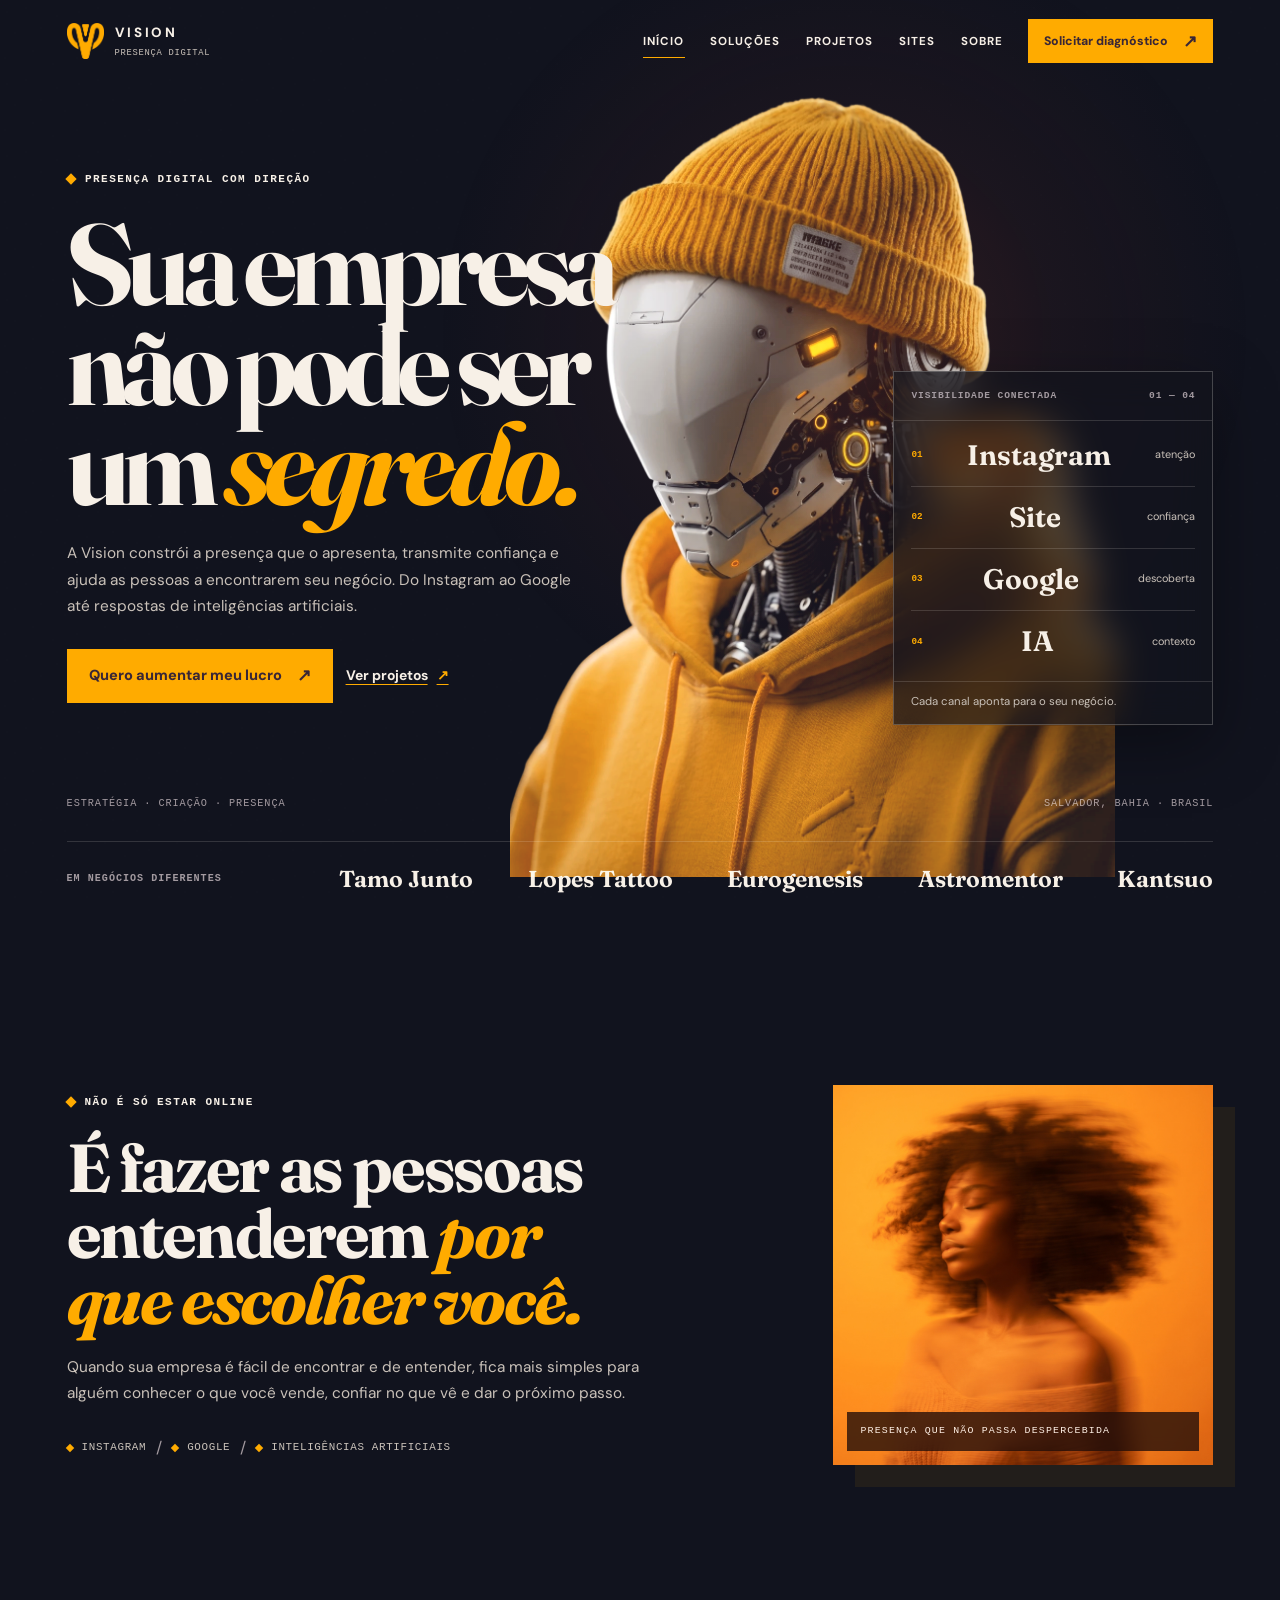
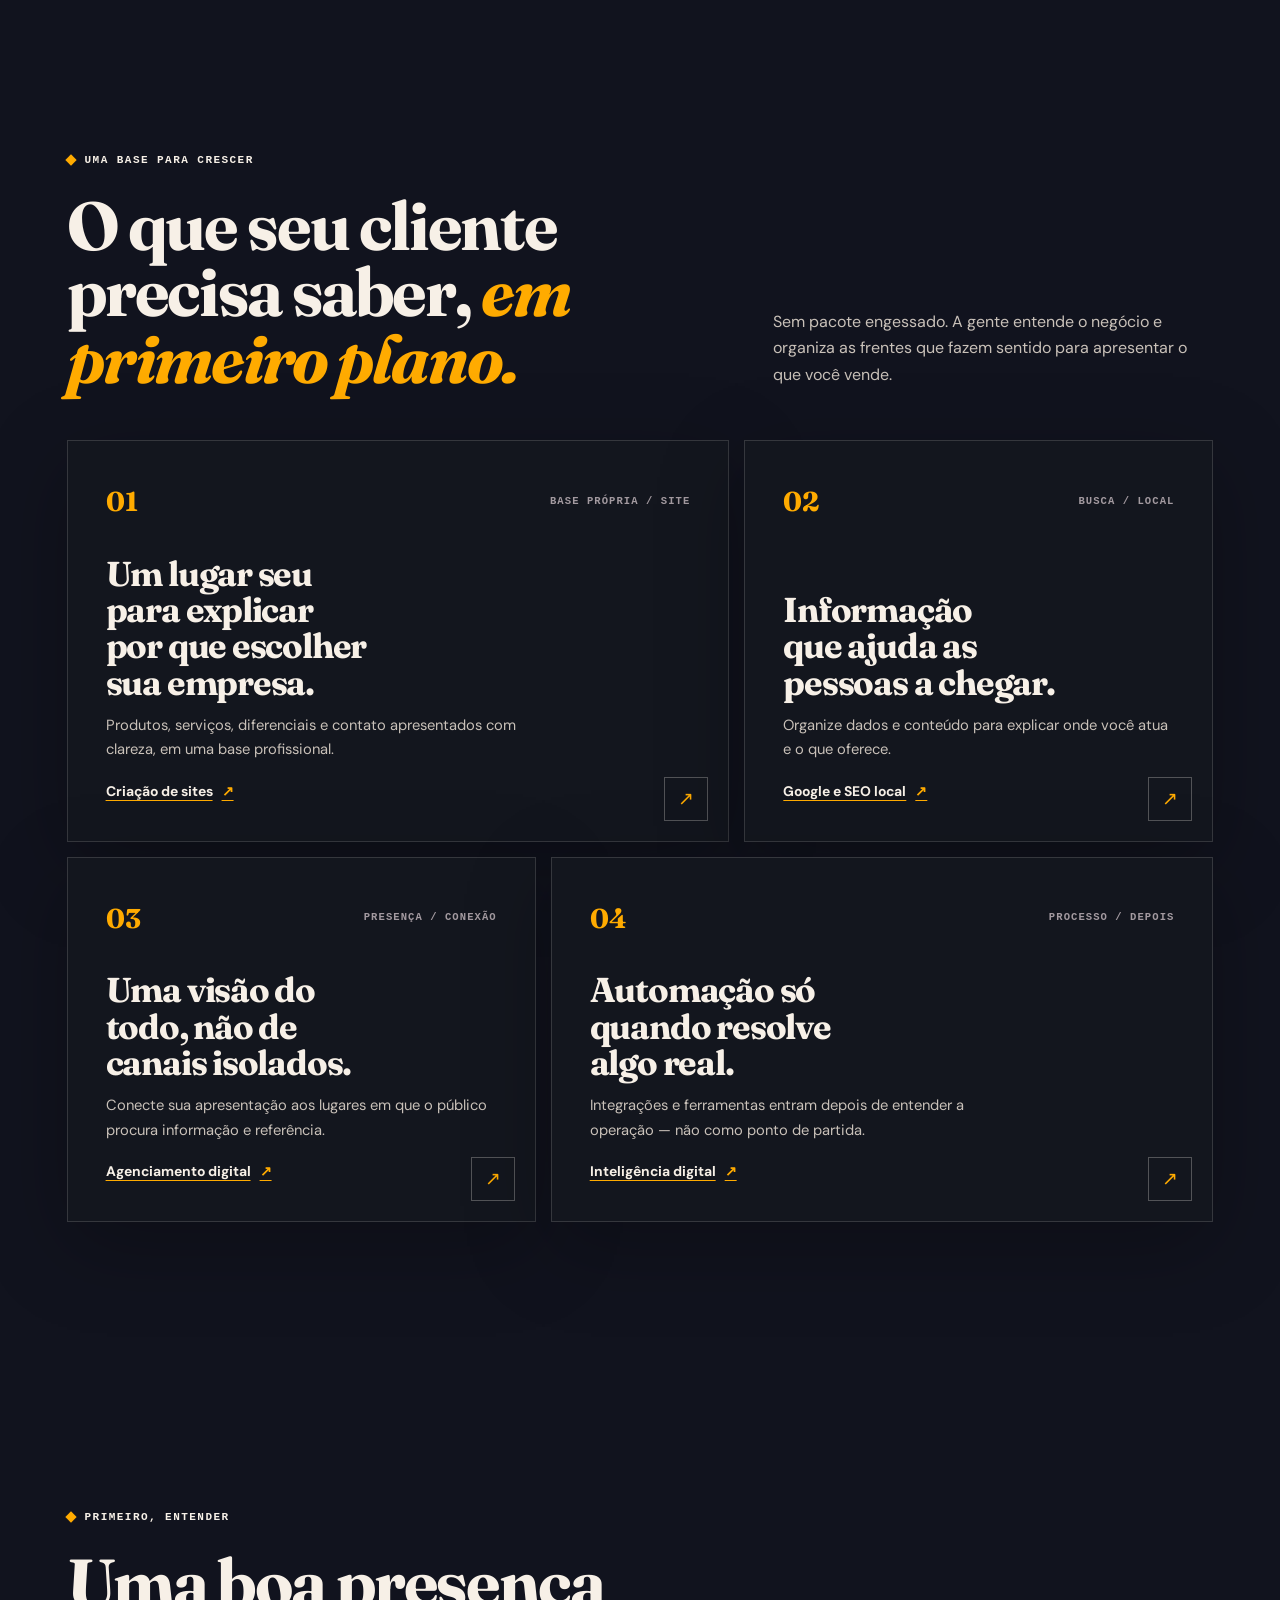
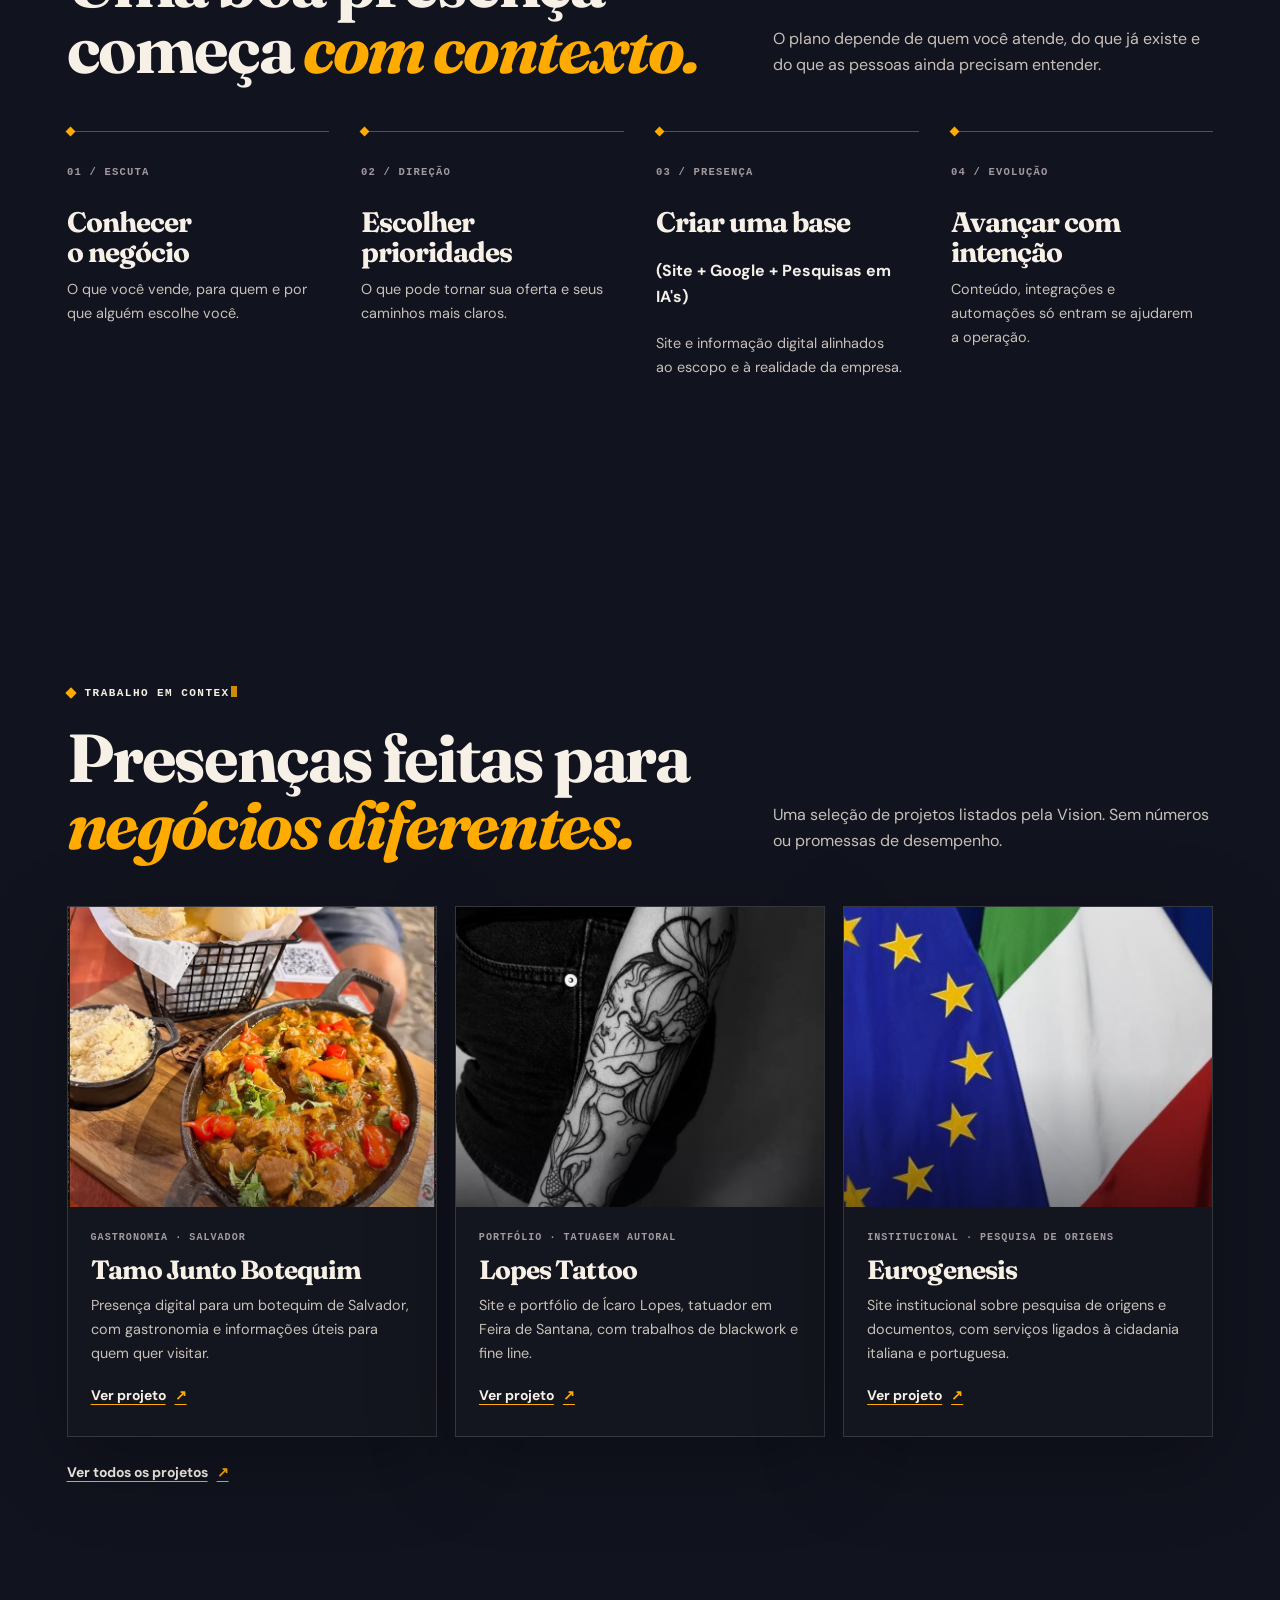
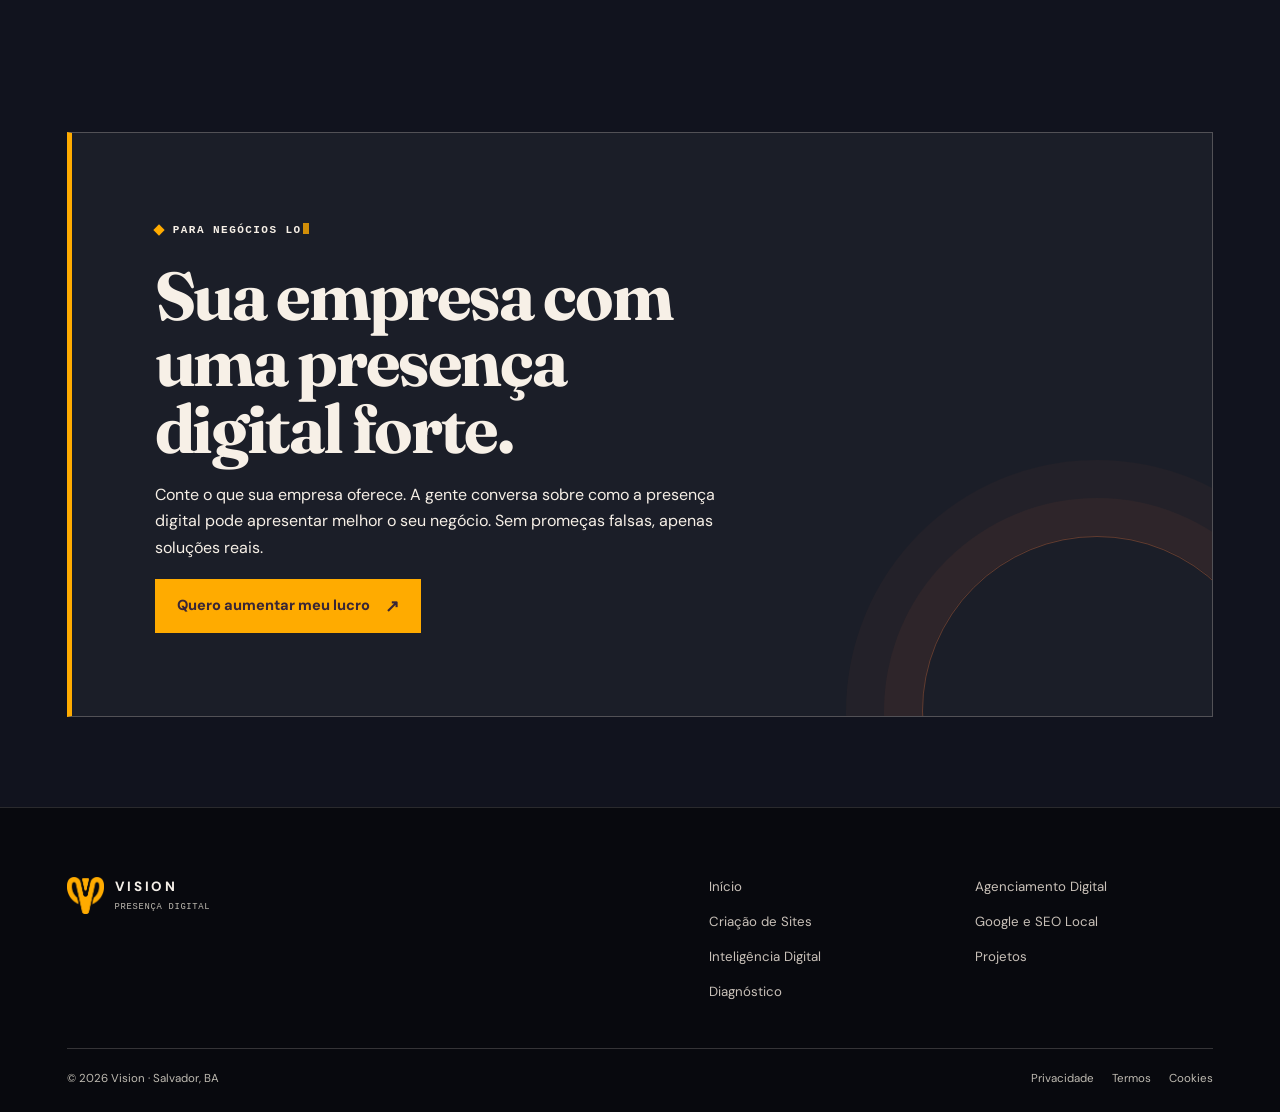
<file: index.html>
<!doctype html>
<html lang="pt-BR">
<head>
  <meta charset="utf-8">
  <meta name="viewport" content="width=device-width, initial-scale=1">
  <title>Presença digital para sua empresa | Vision</title>
  <meta name="description" content="Seu produto merece ser encontrado e entendido. A Vision organiza uma presença digital completa para negócios locais em Salvador e na Bahia.">
  <meta name="keywords" content="presença digital, criação de sites, SEO local, negócios locais, Salvador, Vision">
  <meta name="theme-color" content="#090A10">
  <link rel="canonical" href="https://www.visionintelligence.com.br/">
  <meta property="og:type" content="website">
  <meta property="og:site_name" content="Vision">
  <meta property="og:url" content="https://www.visionintelligence.com.br/">
  <meta property="og:title" content="Presença digital para sua empresa | Vision">
  <meta property="og:description" content="Seu produto merece ser encontrado e entendido. A Vision organiza uma presença digital completa para negócios locais em Salvador e na Bahia.">
  <meta property="og:image" content="https://www.visionintelligence.com.br/assets/images/vision-symbol.png">
  <meta property="og:image:alt" content="Símbolo oficial da Vision">
  <meta name="twitter:card" content="summary_large_image">
  <meta name="twitter:title" content="Presença digital para sua empresa | Vision">
  <meta name="twitter:description" content="Seu produto merece ser encontrado e entendido. A Vision organiza uma presença digital completa para negócios locais em Salvador e na Bahia.">
  <meta name="twitter:image" content="https://www.visionintelligence.com.br/assets/images/vision-symbol.png">
  <meta name="twitter:image:alt" content="Símbolo oficial da Vision">
  <link rel="icon" type="image/png" href="/assets/images/vision-symbol.png">
  <link rel="preload" href="/assets/fonts/fraunces-variable-latin.woff2" as="font" type="font/woff2" crossorigin><link rel="preload" href="/assets/fonts/fraunces-variable-italic-latin.woff2" as="font" type="font/woff2" crossorigin>
  <link rel="stylesheet" href="/assets/css/fonts.css">
  <link rel="stylesheet" href="/assets/css/tokens.css">
  <link rel="stylesheet" href="/assets/css/base.css">
  <link rel="stylesheet" href="/assets/css/components.css">
  <link rel="stylesheet" href="/assets/css/layouts.css">
  <link rel="stylesheet" href="/assets/css/responsive.css">
  <link rel="stylesheet" href="/assets/css/motion.css">
</head>
<body data-page="home" data-scene="night">
<a class="skip-link" href="#main">Pular para o conteúdo</a>
<header class="site-header">
  <div class="container site-header__inner">
  <a class="brand" href="/">
    <img class="brand__symbol" src="/assets/images/vision-symbol.png" alt="" width="35" height="35"><span>
      <span class="brand__name">VISION</span>
      <span class="brand__descriptor">presença digital</span>
    </span>
  </a>
  <button class="menu-toggle" type="button" data-menu-toggle aria-expanded="false" aria-controls="primary-nav" aria-label="Abrir menu">
    <span class="menu-toggle__icon" aria-hidden="true"></span>
  </button>
  <nav class="primary-nav" id="primary-nav" data-primary-nav aria-label="Navegação principal">
    <a class="primary-nav__link" href="/" aria-current="page">Início</a>
    <a class="primary-nav__link" href="/agenciamento-digital/">Soluções</a>
    <a class="primary-nav__link" href="/projetos/">Projetos</a>
    <a class="primary-nav__link" href="/criacao-de-sites/">Sites</a>
    <a class="primary-nav__link" href="/#sobre">Sobre</a>
    <a class="button button--small" href="/diagnostico/">Solicitar diagnóstico</a>
  </nav>
</div>
</header>
<main id="main">
  <section class="hero-home" aria-labelledby="home-title" data-scene="night">
    <div class="container">
      <div class="hero-home__layout">
        <div class="hero-copy">
          <p class="eyebrow">
            <span class="typewriter" data-typewriter data-text="PRESENÇA DIGITAL COM DIREÇÃO" aria-hidden="true">PRESENÇA DIGITAL COM DIREÇÃO</span>
            <span class="visually-hidden">Presença digital com direção</span>
          </p>
          <h1 id="home-title">Sua empresa não pode ser um <span class="accent">segredo.</span></h1>
          <p class="lede">A Vision constrói a presença que o apresenta, transmite confiança e ajuda as pessoas a encontrarem seu negócio. Do Instagram ao Google até respostas de inteligências artificiais.</p>
          <div class="button-row"><a class="button" href="/diagnostico/">Quero aumentar meu lucro</a><a class="text-link" href="/projetos/">Ver projetos</a></div>
        </div>
        <figure class="hero-art" aria-hidden="true"><img src="/assets/images/robot-amber-hero001.webp" alt="" width="1225" height="1600" decoding="async" fetchpriority="high"></figure>
        <aside class="home-signal glass-panel" aria-label="Como a presença digital conecta os canais da empresa">
          <div class="home-signal__head"><span>Visibilidade conectada</span><span>01 — 04</span></div>
          <div class="home-signal__rows">
            <div class="home-signal__row"><span class="home-signal__index">01</span><strong>Instagram</strong><span>atenção</span></div>
            <div class="home-signal__row"><span class="home-signal__index">02</span><strong>Site</strong><span>confiança</span></div>
            <div class="home-signal__row"><span class="home-signal__index">03</span><strong>Google</strong><span>descoberta</span></div>
            <div class="home-signal__row"><span class="home-signal__index">04</span><strong>IA</strong><span>contexto</span></div>
          </div>
          <p class="home-signal__foot">Cada canal aponta para o seu negócio.</p>
        </aside>
      </div>
      <div class="hero-meta"><span>Estratégia · criação · presença</span><span>Salvador, Bahia · Brasil</span></div>
      <div class="home-proof" role="group" aria-label="Projetos apresentados pela Vision"><p class="home-proof__label">Em negócios diferentes</p><div class="home-proof__items"><a href="/projetos/#project-tamo-junto-botequim">Tamo Junto</a><a href="/projetos/#project-lopes-tattoo">Lopes Tattoo</a><a href="/projetos/#project-eurogenesis">Eurogenesis</a><a href="/projetos/#project-astromentor">Astromentor</a><a href="/projetos/#project-kantsuo">Kantsuo</a></div></div>
    </div>
  </section>
  <section class="section" id="sobre" aria-labelledby="home-context-title" data-scene="plum">
    <div class="container home-origin">
      <div class="home-origin__copy">
        <p class="eyebrow">
          <span class="typewriter" data-typewriter data-text="NÃO É SÓ ESTAR ONLINE" aria-hidden="true">NÃO É SÓ ESTAR ONLINE</span>
          <span class="visually-hidden">Não é só estar online</span>
        </p>
        <h2 id="home-context-title">É fazer as pessoas entenderem <span class="accent">por que escolher você.</span></h2>
        <p class="lede">Quando sua empresa é fácil de encontrar e de entender, fica mais simples para alguém conhecer o que você vende, confiar no que vê e dar o próximo passo.</p>
        <div class="home-orbit" role="group" aria-label="Canais digitais atendidos">
          <span class="home-orbit__item">Instagram</span>
          <span class="home-orbit__separator" aria-hidden="true">/</span>
          <span class="home-orbit__item">Google</span>
          <span class="home-orbit__separator" aria-hidden="true">/</span>
          <span class="home-orbit__item">Inteligências artificiais</span>
        </div>
      </div>
      <figure class="home-shadow-art" aria-hidden="true">
        <img src="/assets/images/woman-orange-editorial.webp" alt="" width="420" height="420" loading="lazy" decoding="async">
        <figcaption class="home-shadow-art__caption">Presença que não passa despercebida</figcaption>
      </figure>
    </div>
  </section>

  <section class="section" aria-labelledby="home-services-title" data-scene="paper">
    <div class="container">
      <div class="section-heading"><div>
        <p class="eyebrow">
          <span class="typewriter" data-typewriter data-text="UMA BASE PARA CRESCER" aria-hidden="true">Uma base para crescer</span>
          <span class="visually-hidden">Uma base para crescer</span>
        </p>
        <h2 id="home-services-title">O que seu cliente precisa saber, <span class="accent">em primeiro plano.</span>
        </h2>
      </div>
      <p class="section-heading__copy">Sem pacote engessado. A gente entende o negócio e organiza as frentes que fazem sentido para apresentar o que você vende.</p>
    </div>
    <div class="services-grid">
      <a class="service-card" href="/criacao-de-sites/">
        <span class="service-card__top">
          <span class="service-card__icon" aria-hidden="true">01</span>
          <span class="service-card__number">BASE PRÓPRIA / SITE</span>
        </span><h3>Um lugar seu para explicar por que escolher sua empresa.</h3>
        <p>Produtos, serviços, diferenciais e contato apresentados com clareza, em uma base profissional.</p>
        <span class="text-link">Criação de sites</span>
      </a>
      <a class="service-card" href="/seo-local/">
        <span class="service-card__top">
          <span class="service-card__icon" aria-hidden="true">02</span>
          <span class="service-card__number">BUSCA / LOCAL</span>
        </span><h3>Informação que ajuda as pessoas a chegar.</h3>
        <p>Organize dados e conteúdo para explicar onde você atua e o que oferece.</p>
        <span class="text-link">Google e SEO local</span>
      </a>
      <a class="service-card" href="/agenciamento-digital/">
        <span class="service-card__top">
          <span class="service-card__icon" aria-hidden="true">03</span>
          <span class="service-card__number">PRESENÇA / CONEXÃO</span>
        </span><h3>Uma visão do todo, não de canais isolados.</h3>
        <p>Conecte sua apresentação aos lugares em que o público procura informação e referência.</p>
        <span class="text-link">Agenciamento digital</span>
      </a>
      <a class="service-card" href="/inteligencia-digital/">
        <span class="service-card__top">
          <span class="service-card__icon" aria-hidden="true">04</span>
          <span class="service-card__number">PROCESSO / DEPOIS</span>
        </span><h3>Automação só quando resolve algo real.</h3>
        <p>Integrações e ferramentas entram depois de entender a operação — não como ponto de partida.</p>
        <span class="text-link">Inteligência digital</span>
      </a>
    </div>
  </div>
</section>

  <section class="section" aria-labelledby="home-method-title" data-scene="smoke">
    <div class="container">
      <div class="section-heading">
        <div>
        <p class="eyebrow">
          <span class="typewriter" data-typewriter data-text="PRIMEIRO, ENTENDER" aria-hidden="true"></span>
          <span class="visually-hidden">Primeiro, entender</span>
        </p>
          <h2 id="home-method-title">Uma boa presença começa <span class="accent">com contexto.</span></h2>
        </div>
        <p class="section-heading__copy">O plano depende de quem você atende, do que já existe e do que as pessoas ainda precisam entender.</p>
      </div>
    <div class="method-grid">
      <article class="method-step">
        <span class="method-step__number">01 / ESCUTA</span>
        <h3>Conhecer o negócio</h3>
        <p>O que você vende, para quem e por que alguém escolhe você.</p>
      </article><article class="method-step">
        <span class="method-step__number">02 / DIREÇÃO</span>
        <h3>Escolher prioridades</h3>
        <p>O que pode tornar sua oferta e seus caminhos mais claros.</p>
      </article>
      <article class="method-step">
        <span class="method-step__number">03 / PRESENÇA</span>
        <h3>Criar uma base <h4>(Site + Google + Pesquisas em IA's)</h4></h3>
        <p>Site e informação digital alinhados ao escopo e à realidade da empresa.</p>
      </article>
      <article class="method-step">
        <span class="method-step__number">04 / EVOLUÇÃO</span>
        <h3>Avançar com intenção</h3>
        <p>Conteúdo, integrações e automações só entram se ajudarem a operação.</p>
      </article>
    </div>
  </div>
</section>

  <section class="section" aria-labelledby="home-projects-title" data-scene="night">
    <div class="container">
      <div class="section-heading"><div>
        <p class="eyebrow">
          <span class="typewriter" data-typewriter data-text="Trabalho em contexto" aria-hidden="true"></span>
          <span class="visually-hidden">Trabalho em contexto</span>
        </p>
        <h2 id="home-projects-title">Presenças feitas para <span class="accent">negócios diferentes.</span></h2>
      </div>
      <p class="section-heading__copy">Uma seleção de projetos listados pela Vision. Sem números ou promessas de desempenho.</p>
    </div>
    <div class="project-grid">

    <!-- PROJECTS:START -->
<article class="project-card" id="project-tamo-junto-botequim">
  <a href="https://tamojuntobotequim.com.br/" target="_blank" rel="noopener noreferrer" aria-label="Abrir o site de Tamo Junto Botequim, em nova aba">
    <div class="project-card__media">
      <img src="/assets/images/tamo-junto-case.webp" alt="Petiscos e prato servido no Tamo Junto Botequim" width="759" height="900" loading="lazy" decoding="async">
    </div>
  </a>
  <div class="project-card__body">
    <span class="project-card__category">Gastronomia · Salvador</span>
    <h3>Tamo Junto Botequim</h3>
    <p>Presença digital para um botequim de Salvador, com gastronomia e informações úteis para quem quer visitar.</p>
    <a class="text-link" href="https://tamojuntobotequim.com.br/" target="_blank" rel="noopener noreferrer">Ver projeto</a>
  </div>
</article>

<article class="project-card" id="project-lopes-tattoo">
  <a href="https://kfezin.github.io/lopes-tattoo-site/index.html" target="_blank" rel="noopener noreferrer" aria-label="Abrir o site de Lopes Tattoo, em nova aba">
    <div class="project-card__media">
      <img src="/assets/images/lopes-tattoo-case.webp" alt="Tatuagem autoral em blackwork apresentada no portfólio Lopes Tattoo" width="900" height="900" loading="lazy" decoding="async">
    </div>
  </a>
  <div class="project-card__body">
    <span class="project-card__category">Portfólio · tatuagem autoral</span>
    <h3>Lopes Tattoo</h3>
    <p>Site e portfólio de Ícaro Lopes, tatuador em Feira de Santana, com trabalhos de blackwork e fine line.</p>
    <a class="text-link" href="https://kfezin.github.io/lopes-tattoo-site/index.html" target="_blank" rel="noopener noreferrer">Ver projeto</a>
  </div>
</article>

<article class="project-card" id="project-eurogenesis">
  <a href="https://eurogenesis.com.br/" target="_blank" rel="noopener noreferrer" aria-label="Abrir o site de Eurogenesis, em nova aba">
    <div class="project-card__media">
      <img src="/assets/images/eurogenesis.webp" alt="Bandeiras da União Europeia e da Itália, ilustrando o serviço de cidadania italiana" width="427" height="427" loading="lazy" decoding="async">
    </div>
  </a>
  <div class="project-card__body">
    <span class="project-card__category">Institucional · pesquisa de origens</span>
    <h3>Eurogenesis</h3>
    <p>Site institucional sobre pesquisa de origens e documentos, com serviços ligados à cidadania italiana e portuguesa.</p>
    <a class="text-link" href="https://eurogenesis.com.br/" target="_blank" rel="noopener noreferrer">Ver projeto</a>
  </div>
</article>
      <!-- PROJECTS:END -->

  </div>
  <p class="button-row button-row--after-content">
    <a class="text-link" href="/projetos/">Ver todos os projetos</a>
  </p>
</div>
</section>
  <section class="section section--compact" aria-labelledby="home-cta-title" data-scene="ember">
    <div class="container cta-panel">
        <p class="eyebrow">
          <span class="typewriter" data-typewriter data-text="Para negócios locais e PMEs" aria-hidden="true"></span>
          <span class="visually-hidden">Para negócios locais e PMEs</span>
        </p>
      <h2 id="home-cta-title">Sua empresa com uma presença digital forte.</h2>
      <p>Conte o que sua empresa oferece. A gente conversa sobre como a presença digital pode apresentar melhor o seu negócio. Sem promeças falsas, apenas soluções reais.</p>
      <a class="button" href="/diagnostico/">Quero aumentar meu lucro</a>
    </div>
  </section>
</main>

<footer class="site-footer">
  <div class="container">
  <div class="site-footer__top">
  <div class="site-footer__identity">
    <a class="brand" href="/">
      <img class="brand__symbol" src="/assets/images/vision-symbol.png" alt="" width="35" height="35" loading="lazy" decoding="async">
      <span>
        <span class="brand__name">VISION</span>
        <span class="brand__descriptor">presença digital</span>
      </span>
    </a>
    <br>
    <br>
    <br>
    <span class="site-footer__company"></span>
  </div>
  <nav class="footer-nav" aria-label="Navegação do rodapé">
    <a href="/">Início</a>
    <a href="/agenciamento-digital/">Agenciamento Digital</a>
    <a href="/criacao-de-sites/">Criação de Sites</a>
    <a href="/seo-local/">Google e SEO Local</a>
    <a href="/inteligencia-digital/">Inteligência Digital</a>
    <a href="/projetos/">Projetos</a><a href="/diagnostico/">Diagnóstico</a>
  </nav>
</div>
<div class="site-footer__bottom">
  <span>© <span data-current-year>2026</span> Vision · Salvador, BA</span>
  <nav class="footer-legal" aria-label="Informações legais">
    <a href="/privacidade/">Privacidade</a>
    <a href="/termos/">Termos</a>
    <a href="/cookies/">Cookies</a>
  </nav>
</div>
</div>
</footer>

<script src="/assets/js/site.js" defer></script>
</body>
</html>
</file>
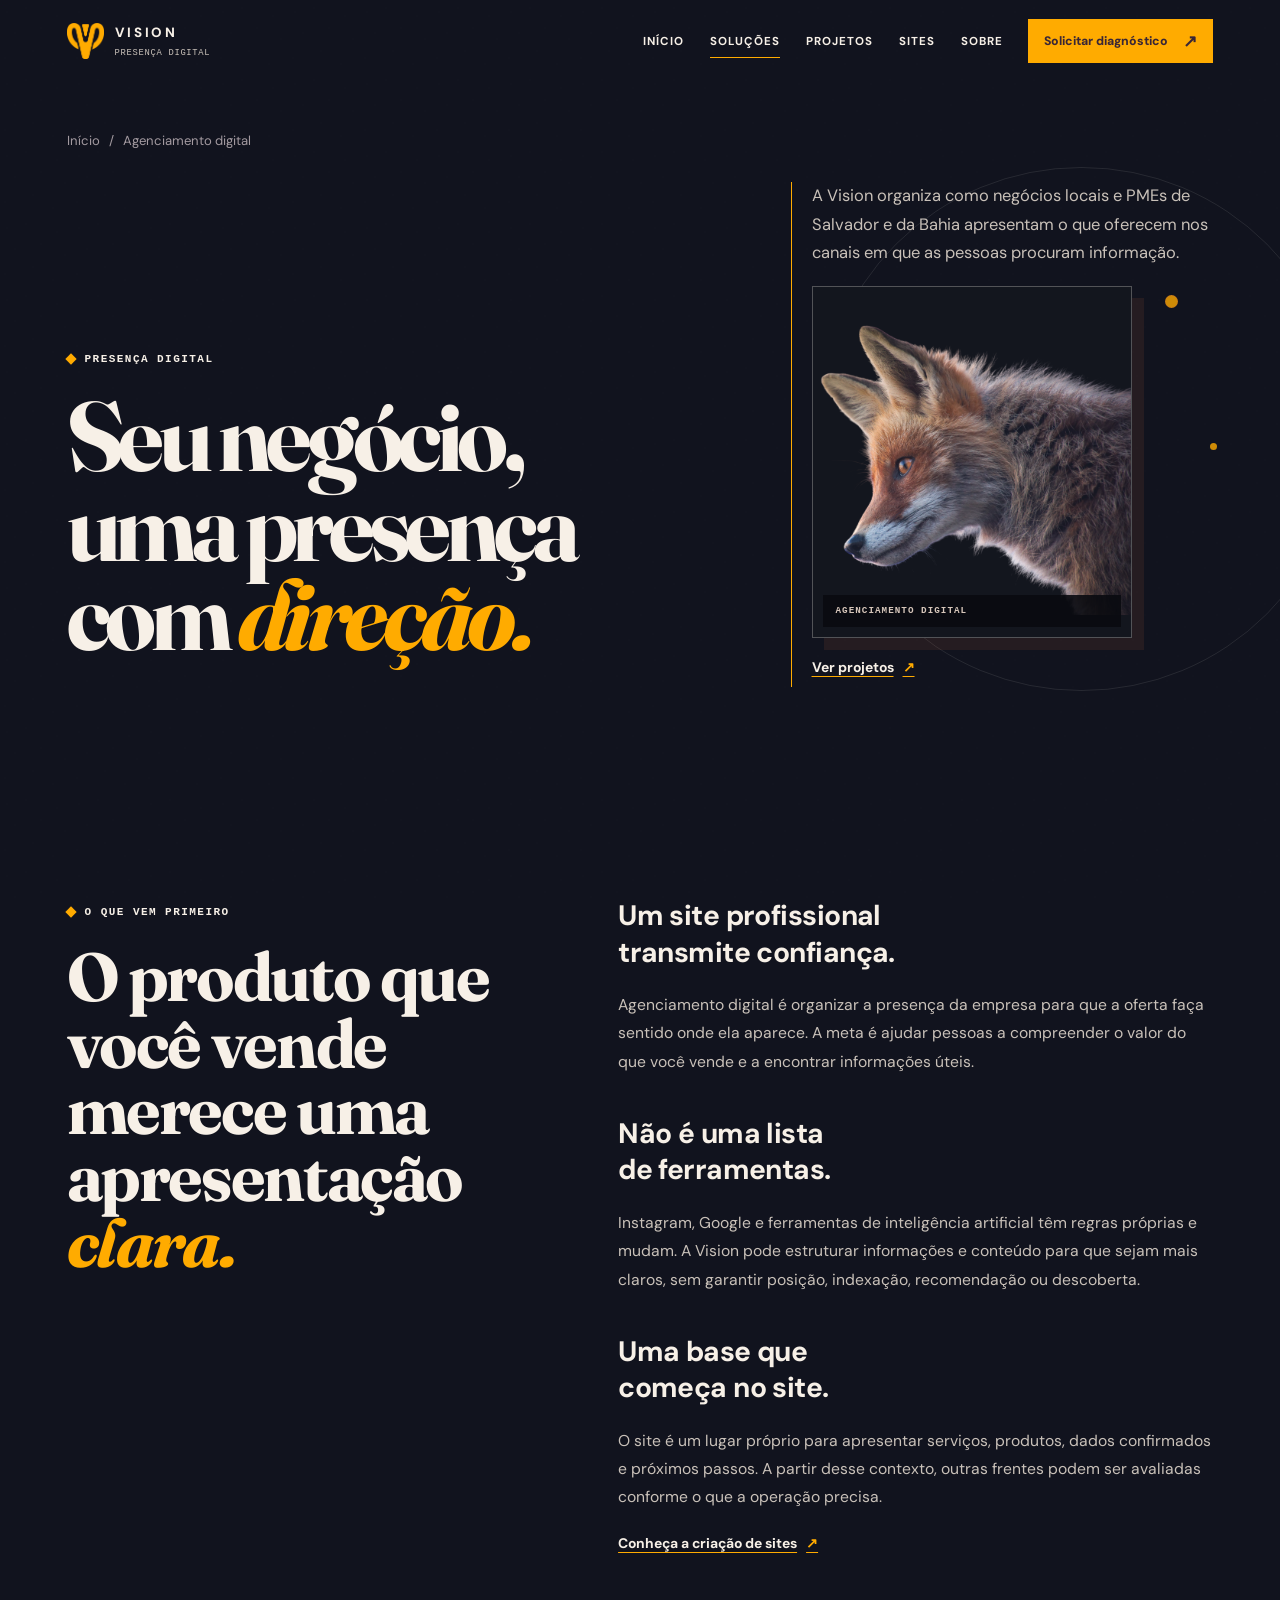
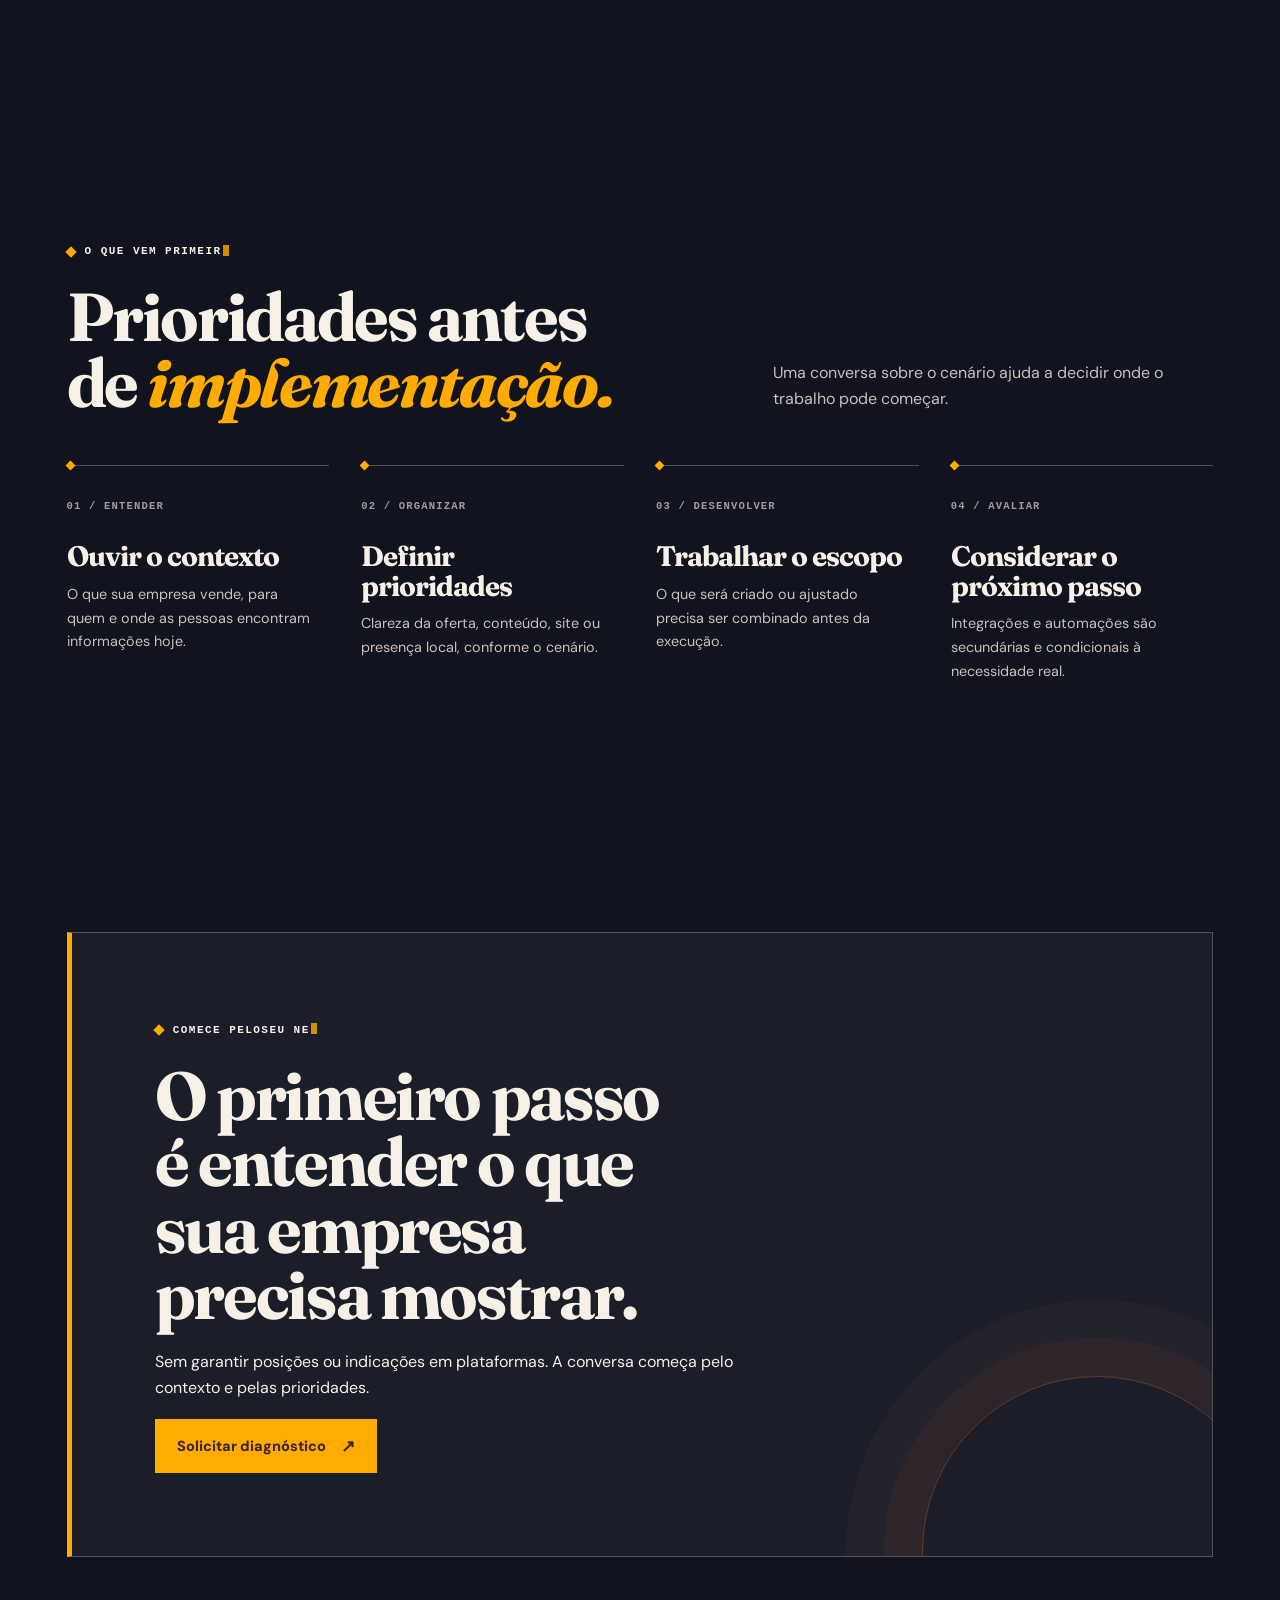
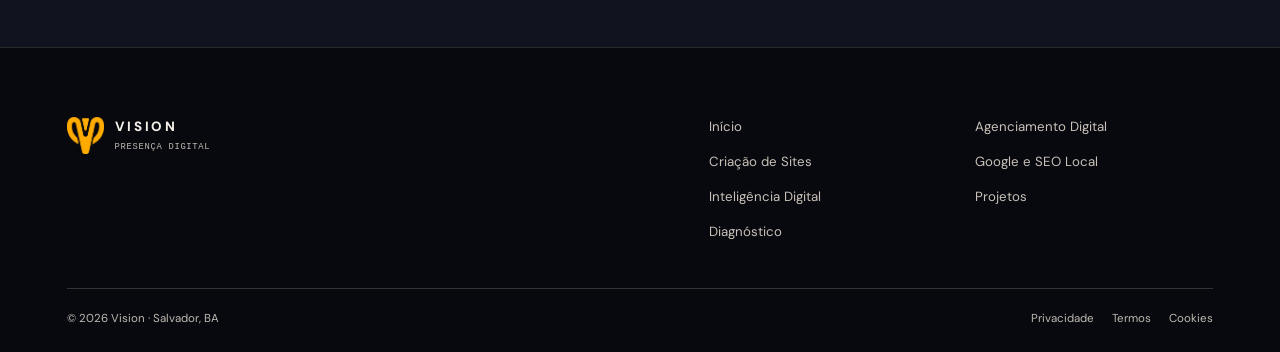
<file: agenciamento-digital/index.html>
<!doctype html>
<html lang="pt-BR">
<head>
  <meta charset="utf-8">
  <meta name="viewport" content="width=device-width, initial-scale=1">
  <title>Agenciamento digital para negócios | Vision</title>
  <meta name="description" content="Organize a presença digital da sua empresa em Instagram, Google, IA e site, com prioridades definidas pelo seu contexto.">
  <meta name="keywords" content="agenciamento digital, presença digital, negócios locais, Salvador, Vision">
  <meta name="theme-color" content="#090A10">

  <link rel="canonical" href="https://www.visionintelligence.com.br/agenciamento-digital/">
  <meta property="og:type" content="website">
  <meta property="og:site_name" content="Vision">
  <meta property="og:url" content="https://www.visionintelligence.com.br/agenciamento-digital/">
  <meta property="og:title" content="Agenciamento digital para negócios | Vision">
  <meta property="og:description" content="Organize a presença digital da sua empresa em Instagram, Google, IA e site, com prioridades definidas pelo seu contexto.">
  <meta property="og:image" content="https://www.visionintelligence.com.br/assets/images/vision-symbol.png">
  <meta property="og:image:alt" content="Símbolo oficial da Vision">
  <meta name="twitter:card" content="summary_large_image">
  <meta name="twitter:title" content="Agenciamento digital para negócios | Vision">
  <meta name="twitter:description" content="Organize a presença digital da sua empresa em Instagram, Google, IA e site, com prioridades definidas pelo seu contexto.">
  <meta name="twitter:image" content="https://www.visionintelligence.com.br/assets/images/vision-symbol.png">
  <meta name="twitter:image:alt" content="Símbolo oficial da Vision">
  <link rel="icon" type="image/png" href="/assets/images/vision-symbol.png">
  <link rel="preload" href="/assets/fonts/fraunces-variable-latin.woff2" as="font" type="font/woff2" crossorigin><link rel="preload" href="/assets/fonts/fraunces-variable-italic-latin.woff2" as="font" type="font/woff2" crossorigin>
  <link rel="stylesheet" href="/assets/css/fonts.css">
  <link rel="stylesheet" href="/assets/css/tokens.css">
  <link rel="stylesheet" href="/assets/css/base.css">
  <link rel="stylesheet" href="/assets/css/components.css">
  <link rel="stylesheet" href="/assets/css/layouts.css">
  <link rel="stylesheet" href="/assets/css/responsive.css">
  <link rel="stylesheet" href="/assets/css/motion.css">

</head>
<body data-page="agency" data-scene="night">
<a class="skip-link" href="#main">Pular para o conteúdo</a>
<header class="site-header">
  <div class="container site-header__inner">
    <a class="brand" href="/">
      <img class="brand__symbol" src="/assets/images/vision-symbol.png" alt="" width="35" height="35">
      <span><span class="brand__name">VISION</span><span class="brand__descriptor">presença digital</span></span>
    </a>
    <button class="menu-toggle" type="button" data-menu-toggle aria-expanded="false" aria-controls="primary-nav" aria-label="Abrir menu">
      <span class="menu-toggle__icon" aria-hidden="true"></span>
    </button>
    <nav class="primary-nav" id="primary-nav" data-primary-nav aria-label="Navegação principal">
      <a class="primary-nav__link" href="/">Início</a> <a class="primary-nav__link" href="/agenciamento-digital/" aria-current="page">Soluções</a>
      <a class="primary-nav__link" href="/projetos/">Projetos</a>
      <a class="primary-nav__link" href="/criacao-de-sites/">Sites</a>
      <a class="primary-nav__link" href="/#sobre">Sobre</a>
      <a class="button button--small" href="/diagnostico/">Solicitar diagnóstico</a>
    </nav>
  </div>
</header>

<main id="main">
<section class="page-hero" aria-labelledby="agency-title">
  <div class="container">
    <nav class="breadcrumbs" aria-label="Breadcrumb">
      <a href="/">Início</a>
      <span aria-hidden="true">/</span>
      <span aria-current="page">Agenciamento digital</span>
    </nav>
    <div class="page-hero__grid"><div>
        <p class="eyebrow">
          <span class="typewriter" data-typewriter data-text="Presença digital" aria-hidden="true"></span>
        </p>
      <h1 id="agency-title">Seu negócio, uma presença com <span class="accent">direção.</span></h1>
    </div>
    <div class="page-hero__aside page-hero__aside--intelligence">
      <p>A Vision organiza como negócios locais e PMEs de Salvador e da Bahia apresentam o que oferecem nos canais em que as pessoas procuram informação.</p>
      <figure class="intelligence-hero-art">
        <img src="/assets/images/fox.webp" alt="Raposa olhando para o lado esquerdo." width="981" height="1200" fetchpriority="high" decoding="async">
        <figcaption>
          <span class="intelligence-hero-art__label">Agenciamento digital</span></figcaption>
        </figure>
      <a class="text-link" href="/projetos/">Ver projetos</a>
    </div>
  </div>
</div>
</section>

<section class="section" aria-labelledby="agency-meaning-title">
  <div class="container split-section">
    <div class="split-section__lead">
        <p class="eyebrow">
          <span class="typewriter" data-typewriter data-text="O que vem primeiro" aria-hidden="true"></span>
        </p>
      <h2 id="agency-meaning-title">O produto que você vende merece uma apresentação <span class="accent">clara.</span></h2>
    </div>
    <div class="service-content">
      <h2>Um site profissional transmite confiança.</h2>
      <p class="lede">Agenciamento digital é organizar a presença da empresa para que a oferta faça sentido onde ela aparece. A meta é ajudar pessoas a compreender o valor do que você vende e a encontrar informações úteis.</p>
      <h2>Não é uma lista de ferramentas.</h2>
      <p>Instagram, Google e ferramentas de inteligência artificial têm regras próprias e mudam. A Vision pode estruturar informações e conteúdo para que sejam mais claros, sem garantir posição, indexação, recomendação ou descoberta.</p>
      <h2>Uma base que começa no site.</h2>
      <p>O site é um lugar próprio para apresentar serviços, produtos, dados confirmados e próximos passos. A partir desse contexto, outras frentes podem ser avaliadas conforme o que a operação precisa.</p>
      <a class="text-link" href="/criacao-de-sites/">Conheça a criação de sites</a>
    </div>
  </div>
</section>

<section class="section section-rule" aria-labelledby="agency-steps-title">
  <div class="container">
    <div class="section-heading">
      <div>
        <p class="eyebrow">
          <span class="typewriter" data-typewriter data-text="O que vem primeiro" aria-hidden="true"></span>
        </p>
        <h2 id="agency-steps-title">Prioridades antes de <span class="accent">implementação.</span>
        </h2>
      </div>
      <p class="section-heading__copy">Uma conversa sobre o cenário ajuda a decidir onde o trabalho pode começar.</p>
    </div>
    <div class="method-grid">
      <article class="method-step">
        <span class="method-step__number">01 / ENTENDER</span>
        <h3>Ouvir o contexto</h3>
        <p>O que sua empresa vende, para quem e onde as pessoas encontram informações hoje.</p>
      </article>

      <article class="method-step">
        <span class="method-step__number">02 / ORGANIZAR</span>
        <h3>Definir prioridades</h3>
        <p>Clareza da oferta, conteúdo, site ou presença local, conforme o cenário.</p>
      </article>

      <article class="method-step">
        <span class="method-step__number">03 / DESENVOLVER</span>
        <h3>Trabalhar o escopo</h3>
        <p>O que será criado ou ajustado precisa ser combinado antes da execução.</p>
      </article>

      <article class="method-step">
        <span class="method-step__number">04 / AVALIAR</span>
        <h3>Considerar o próximo passo</h3>
        <p>Integrações e automações são secundárias e condicionais à necessidade real.</p>
      </article>
    </div>
  </div>
</section>

<section class="section section--compact"><div class="container cta-panel">
  <p class="eyebrow">
    <span class="typewriter" data-typewriter data-text="Comece peloseu negócio" aria-hidden="true"></span>
  </p>
  <h2>O primeiro passo é entender o que sua empresa precisa mostrar.</h2>
  <p>Sem garantir posições ou indicações em plataformas. A conversa começa pelo contexto e pelas prioridades.</p>
  <a class="button" href="/diagnostico/">Solicitar diagnóstico</a>
</div>
</section>
</main>

<footer class="site-footer">
  <div class="container">
  <div class="site-footer__top">
  <div class="site-footer__identity">
    <a class="brand" href="/">
      <img class="brand__symbol" src="/assets/images/vision-symbol.png" alt="" width="35" height="35" loading="lazy" decoding="async">
      <span>
        <span class="brand__name">VISION</span>
        <span class="brand__descriptor">presença digital</span>
      </span>
    </a>
    <br>
    <br>
    <br>
    <span class="site-footer__company"></span>
  </div>
  <nav class="footer-nav" aria-label="Navegação do rodapé">
    <a href="/">Início</a>
    <a href="/agenciamento-digital/">Agenciamento Digital</a>
    <a href="/criacao-de-sites/">Criação de Sites</a>
    <a href="/seo-local/">Google e SEO Local</a>
    <a href="/inteligencia-digital/">Inteligência Digital</a>
    <a href="/projetos/">Projetos</a><a href="/diagnostico/">Diagnóstico</a>
  </nav>
</div>
<div class="site-footer__bottom">
  <span>© <span data-current-year>2026</span> Vision · Salvador, BA</span>
  <nav class="footer-legal" aria-label="Informações legais">
    <a href="/privacidade/">Privacidade</a>
    <a href="/termos/">Termos</a>
    <a href="/cookies/">Cookies</a>
  </nav>
</div>
</div>
</footer>

<script src="/assets/js/site.js" defer></script>
</body>
</html>
</file>
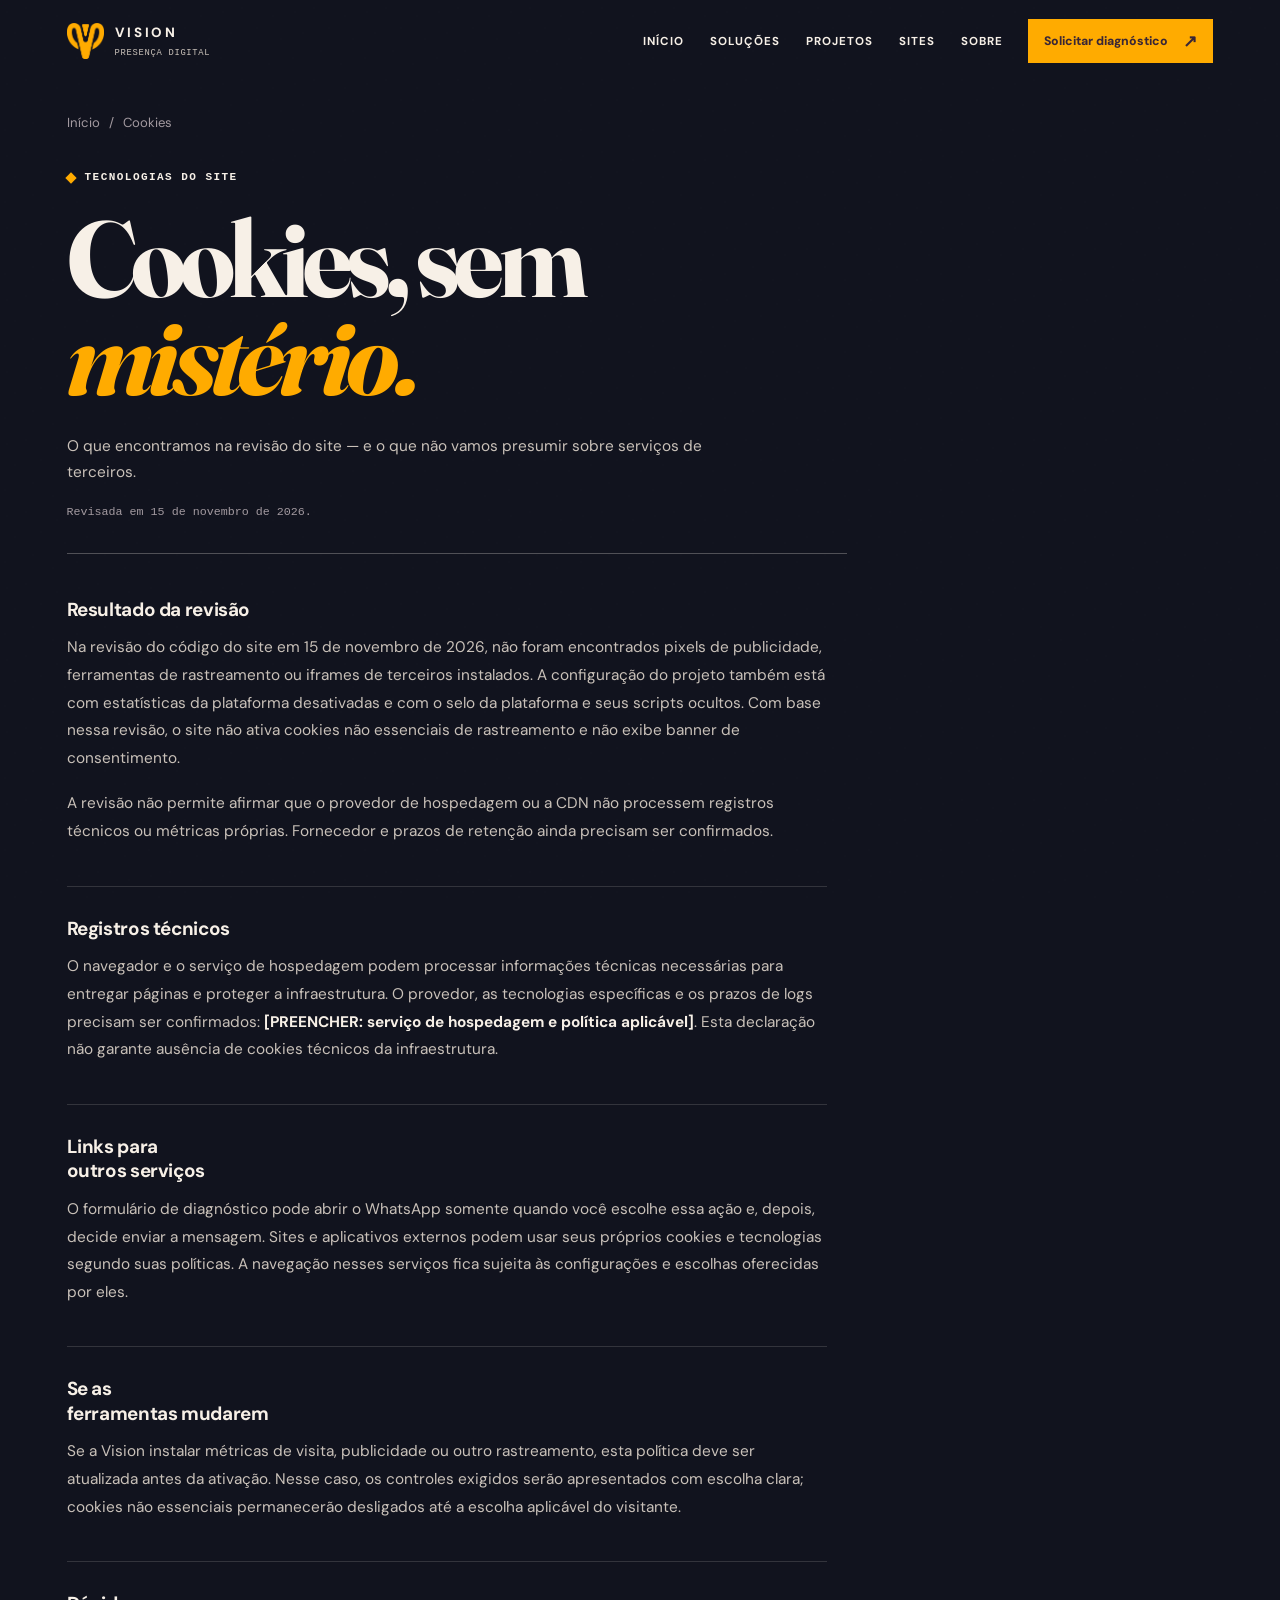
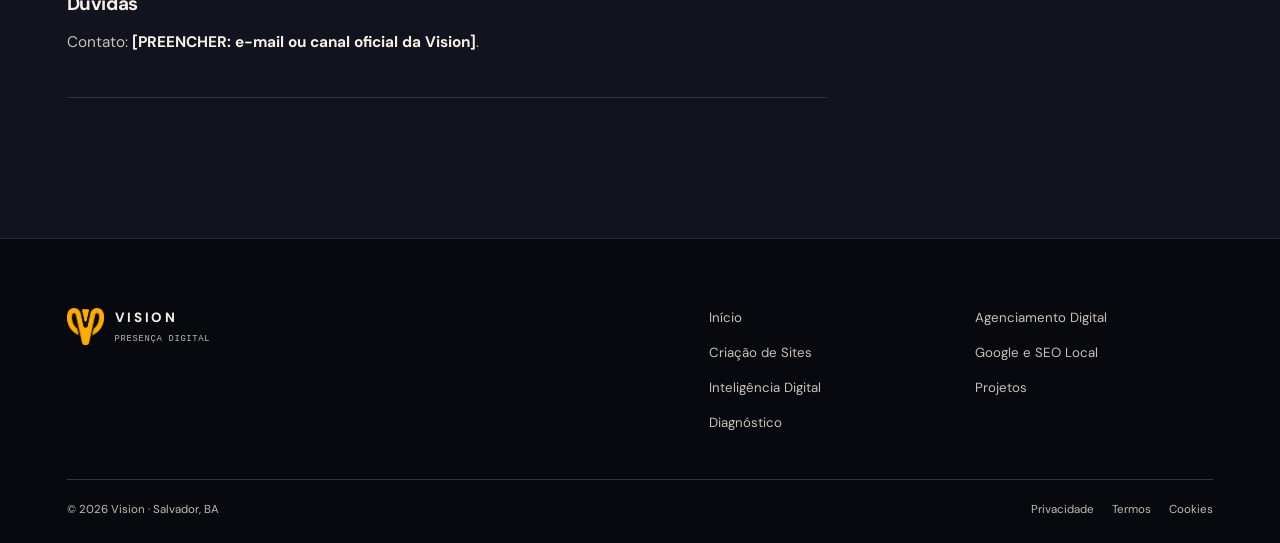
<file: cookies/index.html>
<!doctype html>
<html lang="pt-BR">
<head>
  <meta charset="utf-8"><meta name="viewport" content="width=device-width, initial-scale=1">
  <meta name="description" content="Veja o resultado da revisão de cookies, analytics e tecnologias de rastreamento no site da Vision.">
  <meta name="keywords" content="cookies, rastreamento, métricas de visita, privacidade, Vision">
  <meta name="theme-color" content="#090A10">
  <title>Política de Cookies e Tecnologias | Vision</title>
  <link rel="canonical" href="https://www.visionintelligence.com.br/cookies/">
  <meta property="og:type" content="website"><meta property="og:site_name" content="Vision"><meta property="og:url" content="https://www.visionintelligence.com.br/cookies/"><meta property="og:title" content="Política de Cookies e Tecnologias | Vision"><meta property="og:description" content="Veja o resultado da revisão de cookies, analytics e tecnologias de rastreamento no site da Vision."><meta property="og:image" content="https://www.visionintelligence.com.br/assets/images/vision-symbol.png"><meta property="og:image:alt" content="Símbolo oficial da Vision">
  <meta name="twitter:card" content="summary_large_image"><meta name="twitter:title" content="Política de Cookies e Tecnologias | Vision"><meta name="twitter:description" content="Veja o resultado da revisão de cookies, analytics e tecnologias de rastreamento no site da Vision."><meta name="twitter:image" content="https://www.visionintelligence.com.br/assets/images/vision-symbol.png"><meta name="twitter:image:alt" content="Símbolo oficial da Vision">
  <link rel="icon" type="image/png" href="/assets/images/vision-symbol.png"><link rel="preload" href="/assets/fonts/fraunces-variable-latin.woff2" as="font" type="font/woff2" crossorigin><link rel="preload" href="/assets/fonts/fraunces-variable-italic-latin.woff2" as="font" type="font/woff2" crossorigin>
  <link rel="stylesheet" href="/assets/css/fonts.css"><link rel="stylesheet" href="/assets/css/tokens.css"><link rel="stylesheet" href="/assets/css/base.css"><link rel="stylesheet" href="/assets/css/components.css"><link rel="stylesheet" href="/assets/css/layouts.css"><link rel="stylesheet" href="/assets/css/responsive.css">
  <link rel="stylesheet" href="/assets/css/motion.css">
</head>

<body data-page="legal" data-scene="night">
  <!-- Revisar com advogado antes de publicar -->
  <a class="skip-link" href="#main">Pular para o conteúdo</a>

  <header class="site-header">
    <div class="container site-header__inner">
      <a class="brand" href="/">
        <img class="brand__symbol" src="/assets/images/vision-symbol.png" alt="" width="35" height="35"><span>
          <span class="brand__name">VISION</span>
          <span class="brand__descriptor">presença digital</span>
        </span>
      </a>
      <button class="menu-toggle" type="button" data-menu-toggle aria-expanded="false" aria-controls="primary-nav" aria-label="Abrir menu">
        <span class="menu-toggle__icon" aria-hidden="true">
        </span>
      </button>
      <nav class="primary-nav" id="primary-nav" data-primary-nav aria-label="Navegação principal">
        <a class="primary-nav__link" href="/">Início</a>
        <a class="primary-nav__link" href="/agenciamento-digital/">Soluções</a>
        <a class="primary-nav__link" href="/projetos/">Projetos</a>
        <a class="primary-nav__link" href="/criacao-de-sites/">Sites</a>
        <a class="primary-nav__link" href="/#sobre">Sobre</a>
        <a class="button button--small" href="/diagnostico/">Solicitar diagnóstico</a>
      </nav>
    </div>
  </header>

  <main id="main" class="container legal-page">
    <nav class="breadcrumbs" aria-label="Breadcrumb">
      <a href="/">Início</a>
      <span aria-hidden="true">/</span>
      <span aria-current="page">Cookies</span>
    </nav>

    <header class="legal-heading">
    <p class="eyebrow">
      <span class="typewriter" data-typewriter data-text="Tecnologias do site" aria-hidden="true"></span>
    </p>
      <h1>Cookies, sem <span class="accent">mistério.</span></h1>
      <p class="lede">O que encontramos na revisão do site — e o que não vamos presumir sobre serviços de terceiros.</p>
      <p class="legal-updated">Revisada em 15 de novembro de 2026.</p>
    </header>

    <div class="legal-content">
      
    <section aria-labelledby="resultado">
        <h2 id="resultado">Resultado da revisão</h2>
        <p>Na revisão do código do site em 15 de novembro de 2026, não foram encontrados pixels de publicidade, ferramentas de rastreamento ou iframes de terceiros instalados. A configuração do projeto também está com estatísticas da plataforma desativadas e com o selo da plataforma e seus scripts ocultos. Com base nessa revisão, o site não ativa cookies não essenciais de rastreamento e não exibe banner de consentimento.</p>
        <p>A revisão não permite afirmar que o provedor de hospedagem ou a CDN não processem registros técnicos ou métricas próprias. Fornecedor e prazos de retenção ainda precisam ser confirmados.</p></section>
      
      <section aria-labelledby="tecnicos">
        <h2 id="tecnicos">Registros técnicos</h2>
        <p>O navegador e o serviço de hospedagem podem processar informações técnicas necessárias para entregar páginas e proteger a infraestrutura. O provedor, as tecnologias específicas e os prazos de logs precisam ser confirmados: <strong>[PREENCHER: serviço de hospedagem e política aplicável]</strong>. Esta declaração não garante ausência de cookies técnicos da infraestrutura.</p>
      </section>
      
      <section aria-labelledby="links">
        <h2 id="links">Links para outros serviços</h2>
        <p>O formulário de diagnóstico pode abrir o WhatsApp somente quando você escolhe essa ação e, depois, decide enviar a mensagem. Sites e aplicativos externos podem usar seus próprios cookies e tecnologias segundo suas políticas. A navegação nesses serviços fica sujeita às configurações e escolhas oferecidas por eles.</p>
      </section>
     
     <section aria-labelledby="mudanca">
        <h2 id="mudanca">Se as ferramentas mudarem</h2>
        <p>Se a Vision instalar métricas de visita, publicidade ou outro rastreamento, esta política deve ser atualizada antes da ativação. Nesse caso, os controles exigidos serão apresentados com escolha clara; cookies não essenciais permanecerão desligados até a escolha aplicável do visitante.</p>
      </section>
      <section aria-labelledby="duvidas">
        <h2 id="duvidas">Dúvidas</h2>
        <p>Contato: <strong>[PREENCHER: e-mail ou canal oficial da Vision]</strong>.</p>
      </section>  
    </div>
  </main>
  
<footer class="site-footer">
  <div class="container">
  <div class="site-footer__top">
  <div class="site-footer__identity">
    <a class="brand" href="/">
      <img class="brand__symbol" src="/assets/images/vision-symbol.png" alt="" width="35" height="35" loading="lazy" decoding="async">
      <span>
        <span class="brand__name">VISION</span>
        <span class="brand__descriptor">presença digital</span>
      </span>
    </a>
    <br>
    <br>
    <br>
    <span class="site-footer__company"></span>
  </div>
  <nav class="footer-nav" aria-label="Navegação do rodapé">
    <a href="/">Início</a>
    <a href="/agenciamento-digital/">Agenciamento Digital</a>
    <a href="/criacao-de-sites/">Criação de Sites</a>
    <a href="/seo-local/">Google e SEO Local</a>
    <a href="/inteligencia-digital/">Inteligência Digital</a>
    <a href="/projetos/">Projetos</a><a href="/diagnostico/">Diagnóstico</a>
  </nav>
</div>
<div class="site-footer__bottom">
  <span>© <span data-current-year>2026</span> Vision · Salvador, BA</span>
  <nav class="footer-legal" aria-label="Informações legais">
    <a href="/privacidade/">Privacidade</a>
    <a href="/termos/">Termos</a>
    <a href="/cookies/">Cookies</a>
  </nav>
</div>
</div>
</footer>

<script src="/assets/js/site.js" defer></script>
</body>
</html>
</file>
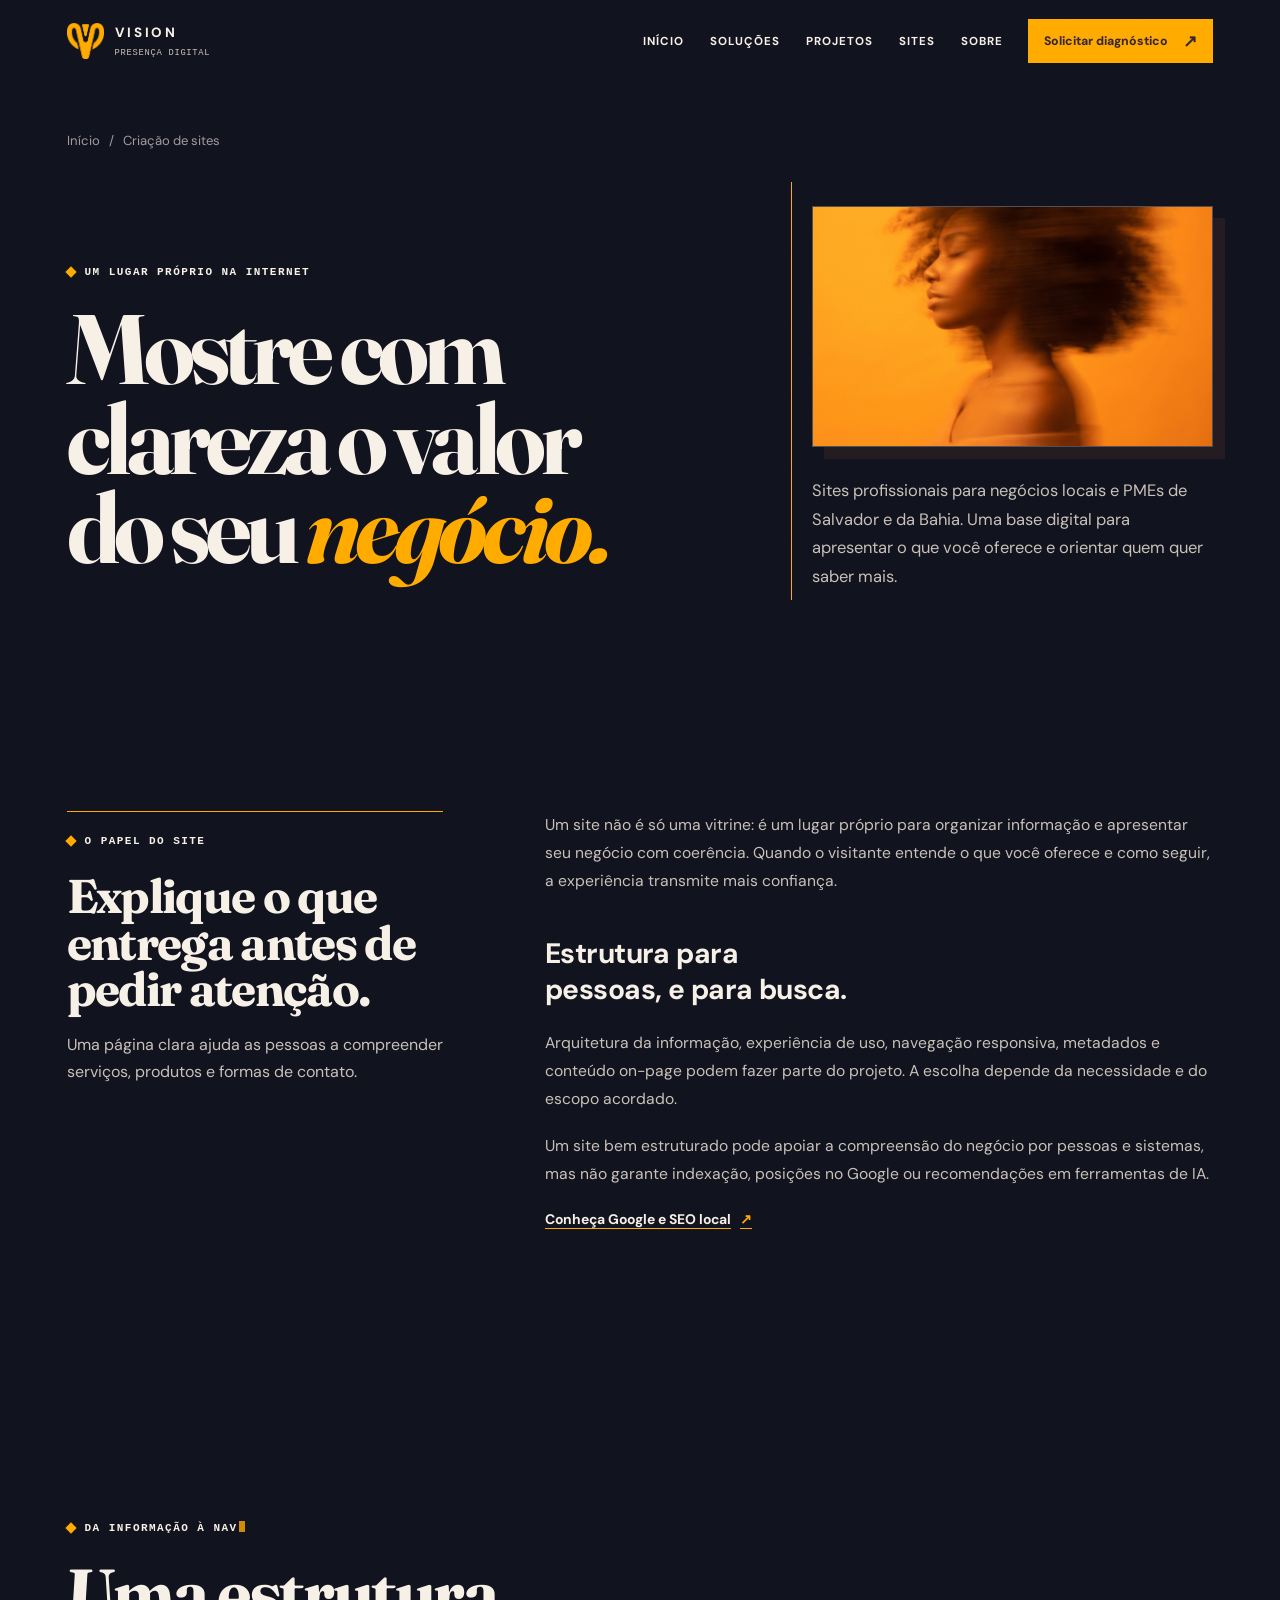
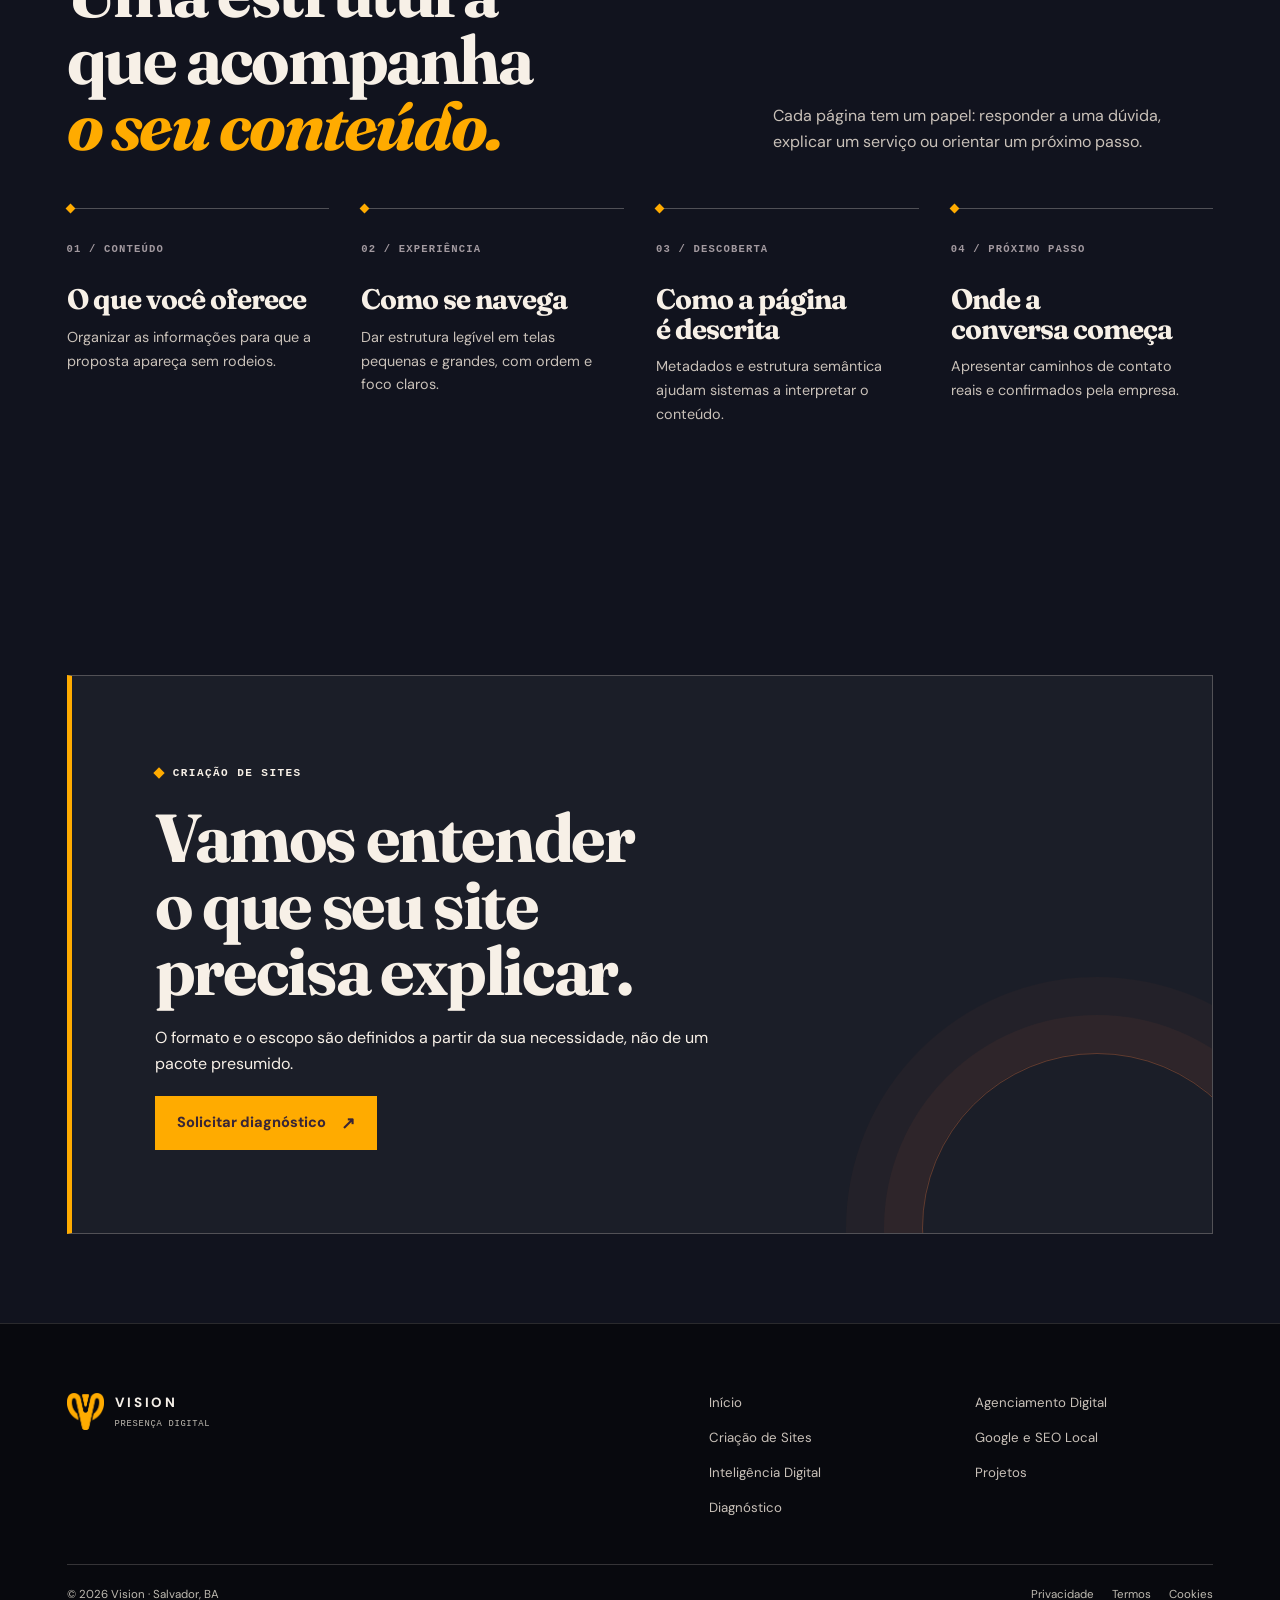
<file: criacao-de-sites/index.html>
<!doctype html>
<html lang="pt-BR">
<head>
  <meta charset="utf-8">
  <meta name="viewport" content="width=device-width, initial-scale=1">
  <title>Criação de sites profissionais | Vision</title>
  <meta name="description" content="Sites profissionais para negócios locais: apresente sua oferta, compartilhe informações úteis e oriente o próximo passo.">
  <meta name="keywords" content="criação de sites, site profissional, landing page, UX, Salvador, Vision">
  <meta name="theme-color" content="#090A10">

  <link rel="canonical" href="https://www.visionintelligence.com.br/criacao-de-sites/">
  <meta property="og:type" content="website">
  <meta property="og:site_name" content="Vision">
  <meta property="og:url" content="https://www.visionintelligence.com.br/criacao-de-sites/">
  <meta property="og:title" content="Criação de sites profissionais | Vision">
  <meta property="og:description" content="Sites profissionais para negócios locais: apresente sua oferta, compartilhe informações úteis e oriente o próximo passo.">
  <meta property="og:image" content="https://www.visionintelligence.com.br/assets/images/vision-symbol.png">
  <meta property="og:image:alt" content="Símbolo oficial da Vision">
  <meta name="twitter:card" content="summary_large_image">
  <meta name="twitter:title" content="Criação de sites profissionais | Vision">
  <meta name="twitter:description" content="Sites profissionais para negócios locais: apresente sua oferta, compartilhe informações úteis e oriente o próximo passo.">
  <meta name="twitter:image" content="https://www.visionintelligence.com.br/assets/images/vision-symbol.png">
  <meta name="twitter:image:alt" content="Símbolo oficial da Vision">
  <link rel="icon" type="image/png" href="/assets/images/vision-symbol.png">
  <link rel="preload" href="/assets/fonts/fraunces-variable-latin.woff2" as="font" type="font/woff2" crossorigin><link rel="preload" href="/assets/fonts/fraunces-variable-italic-latin.woff2" as="font" type="font/woff2" crossorigin>
  <link rel="stylesheet" href="/assets/css/fonts.css">
  <link rel="stylesheet" href="/assets/css/tokens.css">
  <link rel="stylesheet" href="/assets/css/base.css">
  <link rel="stylesheet" href="/assets/css/components.css">
  <link rel="stylesheet" href="/assets/css/layouts.css">
  <link rel="stylesheet" href="/assets/css/responsive.css">
  <link rel="stylesheet" href="/assets/css/motion.css">

</head>
<body data-page="sites" data-scene="night">
<a class="skip-link" href="#main">Pular para o conteúdo</a>
<header class="site-header">
  <div class="container site-header__inner">
    <a class="brand" href="/">
      <img class="brand__symbol" src="/assets/images/vision-symbol.png" alt="" width="35" height="35">
      <span><span class="brand__name">VISION</span><span class="brand__descriptor">presença digital</span></span>
    </a>
    <button class="menu-toggle" type="button" data-menu-toggle aria-expanded="false" aria-controls="primary-nav" aria-label="Abrir menu">
      <span class="menu-toggle__icon" aria-hidden="true"></span>
    </button>
    <nav class="primary-nav" id="primary-nav" data-primary-nav aria-label="Navegação principal">
      <a class="primary-nav__link" href="/">Início</a>
      <a class="primary-nav__link" href="/agenciamento-digital/">Soluções</a>
      <a class="primary-nav__link" href="/projetos/">Projetos</a>
      <a class="primary-nav__link" href="/criacao-de-sites/">Sites</a>
      <a class="primary-nav__link" href="/#sobre">Sobre</a>
      <a class="button button--small" href="/diagnostico/">Solicitar diagnóstico</a>
    </nav>
  </div>
</header>

<main id="main">

<section class="page-hero" aria-labelledby="sites-title">
  <div class="container">
    <nav class="breadcrumbs" aria-label="Breadcrumb">
      <a href="/">Início</a>
      <span aria-hidden="true">/</span>
      <span aria-current="page">Criação de sites</span>
    </nav>

    <div class="page-hero__grid"><div>
    <p class="eyebrow">
      <span class="typewriter" data-typewriter data-text="Um lugar próprio na internet" aria-hidden="true"></span>
    </p>
      <h1 id="sites-title">Mostre com clareza o valor do seu <span class="accent">negócio.</span>
      </h1>
    </div>

    <div class="page-hero__aside">
      <figure class="site-hero-art">  <img src="/assets/images/reference-woman-orange.webp" alt="Exemplo de site criado pela Vision" width="280" height="900" loading="lazy"></figure>
      <p>Sites profissionais para negócios locais e PMEs de Salvador e da Bahia. Uma base digital para apresentar o que você oferece e orientar quem quer saber mais.</p>
    </div>
  </div>
</div>
</section>

<section class="section" aria-labelledby="sites-purpose-title">
  <div class="container service-layout">
    <aside class="service-layout__aside">
    <p class="eyebrow">
      <span class="typewriter" data-typewriter data-text="O papel do site" aria-hidden="true"></span>
    </p>
      <h2 id="sites-purpose-title">Explique o que entrega antes de pedir atenção.</h2>
      <p>Uma página clara ajuda as pessoas a compreender serviços, produtos e formas de contato.</p>
    </aside>

    <div class="service-content">
      <p class="lede">Um site não é só uma vitrine: é um lugar próprio para organizar informação e apresentar seu negócio com coerência. Quando o visitante entende o que você oferece e como seguir, a experiência transmite mais confiança.</p>
      <h2>Estrutura para pessoas, e para busca.</h2>
      <p>Arquitetura da informação, experiência de uso, navegação responsiva, metadados e conteúdo on-page podem fazer parte do projeto. A escolha depende da necessidade e do escopo acordado.</p>
      <p>Um site bem estruturado pode apoiar a compreensão do negócio por pessoas e sistemas, mas não garante indexação, posições no Google ou recomendações em ferramentas de IA.</p>
      <a class="text-link" href="/seo-local/">Conheça Google e SEO local</a>
    </div>
  </div>
</section>

<section class="section section-rule" aria-labelledby="sites-building-title">
  <div class="container">
    <div class="section-heading"><div>
    <p class="eyebrow">
      <span class="typewriter" data-typewriter data-text="Da informação à navegação" aria-hidden="true"></span>
    </p>
    <h2 id="sites-building-title">Uma estrutura que acompanha <span class="accent">o seu conteúdo.</span>
    </h2>
  </div>
  <p class="section-heading__copy">Cada página tem um papel: responder a uma dúvida, explicar um serviço ou orientar um próximo passo.</p>
</div>

<div class="method-grid">
  <article class="method-step">
    <span class="method-step__number">01 / CONTEÚDO</span>
    <h3>O que você oferece</h3>
    <p>Organizar as informações para que a proposta apareça sem rodeios.</p>
  </article>

  <article class="method-step">
    <span class="method-step__number">02 / EXPERIÊNCIA</span>
    <h3>Como se navega</h3>
    <p>Dar estrutura legível em telas pequenas e grandes, com ordem e foco claros.</p>
  </article>

  <article class="method-step">
    <span class="method-step__number">03 / DESCOBERTA</span>
    <h3>Como a página é descrita</h3>
    <p>Metadados e estrutura semântica ajudam sistemas a interpretar o conteúdo.</p>
</article>

<article class="method-step">
  <span class="method-step__number">04 / PRÓXIMO PASSO</span>
  <h3>Onde a conversa começa</h3>
  <p>Apresentar caminhos de contato reais e confirmados pela empresa.</p>
</article>
</div>
</div>
</section>

<section class="section section--compact">
  <div class="container cta-panel">
    <p class="eyebrow">
      <span class="typewriter" data-typewriter data-text="Criação de sites" aria-hidden="true"></span>
    </p>
    <h2>Vamos entender o que seu site precisa explicar.</h2>
    <p>O formato e o escopo são definidos a partir da sua necessidade, não de um pacote presumido.</p>
    <a class="button" href="/diagnostico/">Solicitar diagnóstico</a>
  </div>
</section>
</main>

<footer class="site-footer">
  <div class="container">
  <div class="site-footer__top">
  <div class="site-footer__identity">
    <a class="brand" href="/">
      <img class="brand__symbol" src="/assets/images/vision-symbol.png" alt="" width="35" height="35" loading="lazy" decoding="async">
      <span>
        <span class="brand__name">VISION</span>
        <span class="brand__descriptor">presença digital</span>
      </span>
    </a>
    <br>
    <br>
    <br>
    <span class="site-footer__company"></span>
  </div>
  <nav class="footer-nav" aria-label="Navegação do rodapé">
    <a href="/">Início</a>
    <a href="/agenciamento-digital/">Agenciamento Digital</a>
    <a href="/criacao-de-sites/">Criação de Sites</a>
    <a href="/seo-local/">Google e SEO Local</a>
    <a href="/inteligencia-digital/">Inteligência Digital</a>
    <a href="/projetos/">Projetos</a><a href="/diagnostico/">Diagnóstico</a>
  </nav>
</div>
<div class="site-footer__bottom">
  <span>© <span data-current-year>2026</span> Vision · Salvador, BA</span>
  <nav class="footer-legal" aria-label="Informações legais">
    <a href="/privacidade/">Privacidade</a>
    <a href="/termos/">Termos</a>
    <a href="/cookies/">Cookies</a>
  </nav>
</div>
</div>
</footer>

<script src="/assets/js/site.js" defer></script>
</body>
</html>
</file>
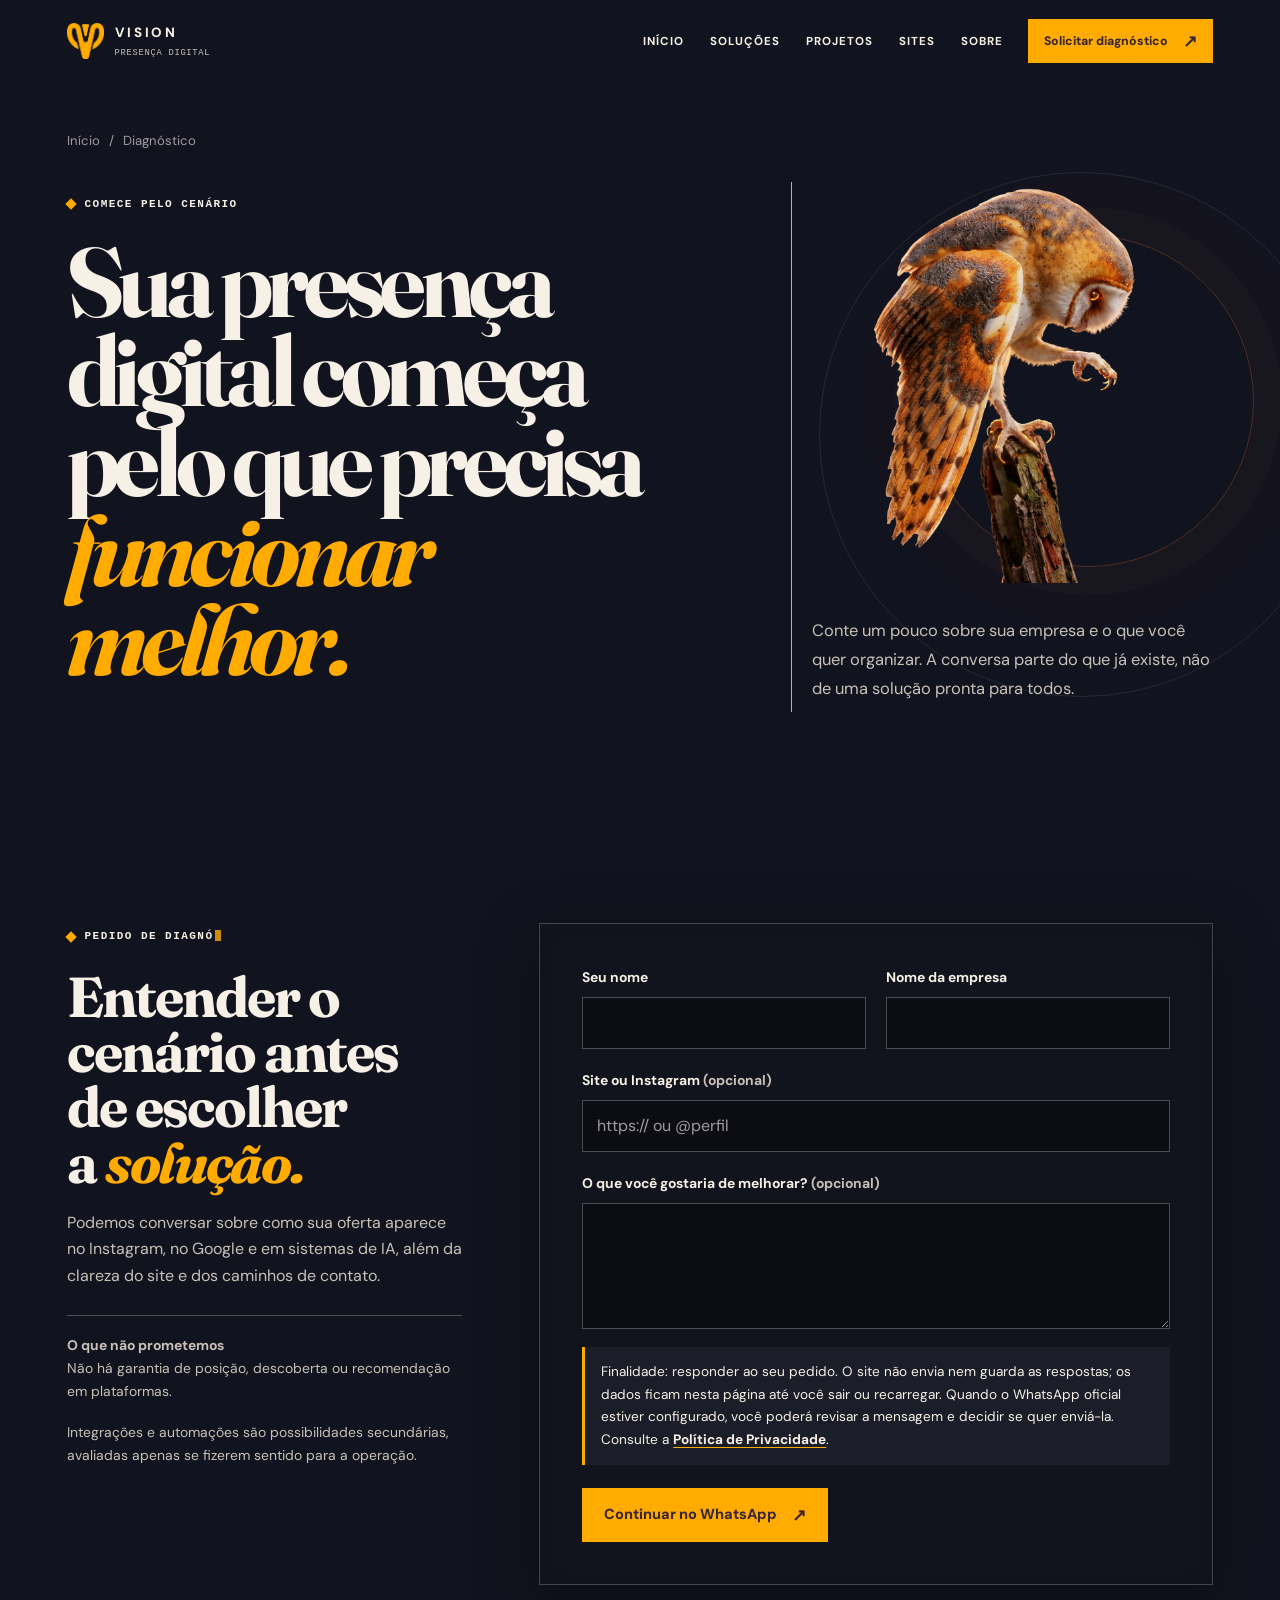
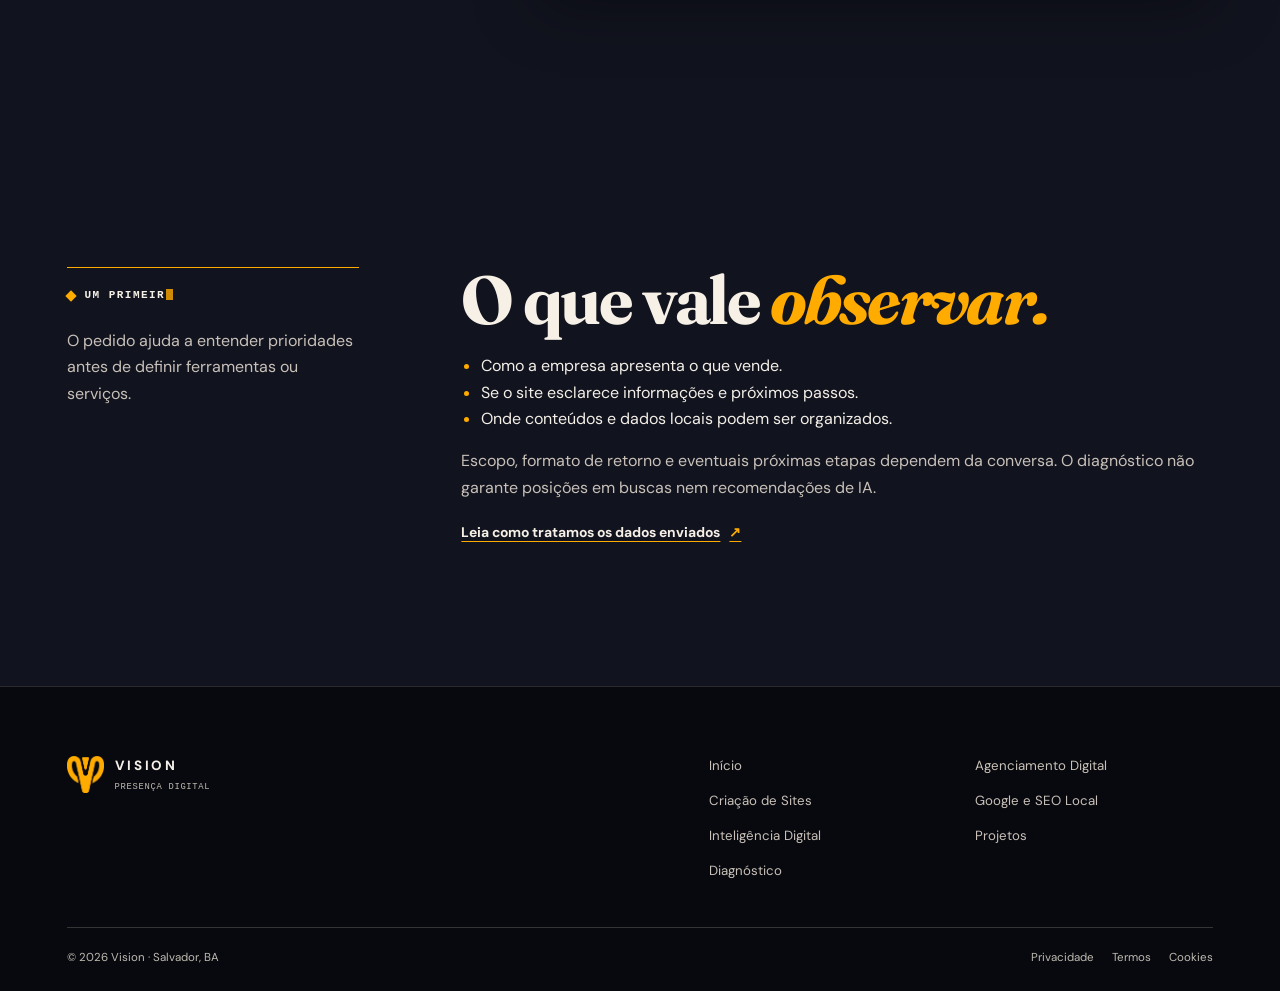
<file: diagnostico/index.html>
<!doctype html>
<html lang="pt-BR">
<head>
  <meta charset="utf-8">
  <meta name="viewport" content="width=device-width, initial-scale=1">
  <title>Diagnóstico digital para sua empresa | Vision</title>
  <meta name="description" content="Conte o que sua empresa precisa organizar. O diagnóstico da Vision começa pelo contexto, sem pedir dados além do necessário.">
  <meta name="keywords" content="diagnóstico digital, presença digital, negócios locais, Salvador, Vision">
  <meta name="theme-color" content="#090A10">

  <link rel="canonical" href="https://www.visionintelligence.com.br/diagnostico/">
  <meta property="og:type" content="website">
  <meta property="og:site_name" content="Vision">
  <meta property="og:url" content="https://www.visionintelligence.com.br/diagnostico/">
  <meta property="og:title" content="Diagnóstico digital para sua empresa | Vision">
  <meta property="og:description" content="Conte o que sua empresa precisa organizar. O diagnóstico da Vision começa pelo contexto, sem pedir dados além do necessário.">
  <meta property="og:image" content="https://www.visionintelligence.com.br/assets/images/vision-symbol.png">
  <meta property="og:image:alt" content="Símbolo oficial da Vision">
  <meta name="twitter:card" content="summary_large_image">
  <meta name="twitter:title" content="Diagnóstico digital para sua empresa | Vision">
  <meta name="twitter:description" content="Conte o que sua empresa precisa organizar. O diagnóstico da Vision começa pelo contexto, sem pedir dados além do necessário.">
  <meta name="twitter:image" content="https://www.visionintelligence.com.br/assets/images/vision-symbol.png">
  <meta name="twitter:image:alt" content="Símbolo oficial da Vision">
  <link rel="icon" type="image/png" href="/assets/images/vision-symbol.png">
  <link rel="preload" href="/assets/fonts/fraunces-variable-latin.woff2" as="font" type="font/woff2" crossorigin><link rel="preload" href="/assets/fonts/fraunces-variable-italic-latin.woff2" as="font" type="font/woff2" crossorigin>
  <link rel="stylesheet" href="/assets/css/fonts.css">
  <link rel="stylesheet" href="/assets/css/tokens.css">
  <link rel="stylesheet" href="/assets/css/base.css">
  <link rel="stylesheet" href="/assets/css/components.css">
  <link rel="stylesheet" href="/assets/css/layouts.css">
  <link rel="stylesheet" href="/assets/css/responsive.css">
  <link rel="stylesheet" href="/assets/css/motion.css">

</head>
<body data-page="diagnostic" data-scene="night">
<a class="skip-link" href="#main">Pular para o conteúdo</a>
<header class="site-header">
  <div class="container site-header__inner">
    <a class="brand" href="/">
      <img class="brand__symbol" src="/assets/images/vision-symbol.png" alt="" width="35" height="35">
      <span><span class="brand__name">VISION</span><span class="brand__descriptor">presença digital</span></span>
    </a>
    <button class="menu-toggle" type="button" data-menu-toggle aria-expanded="false" aria-controls="primary-nav" aria-label="Abrir menu">
      <span class="menu-toggle__icon" aria-hidden="true"></span>
    </button>
    <nav class="primary-nav" id="primary-nav" data-primary-nav aria-label="Navegação principal">
      <a class="primary-nav__link" href="/">Início</a> <a class="primary-nav__link" href="/agenciamento-digital/">Soluções</a> <a class="primary-nav__link" href="/projetos/">Projetos</a> <a class="primary-nav__link" href="/criacao-de-sites/">Sites</a> <a class="primary-nav__link" href="/#sobre">Sobre</a> <a class="button button--small" href="/diagnostico/">Solicitar diagnóstico</a>
    </nav>
  </div>
</header>

<main id="main">

<section class="page-hero" aria-labelledby="diagnostic-title">
  <div class="container">
    <nav class="breadcrumbs" aria-label="Breadcrumb">
      <a href="/">Início</a>
      <span aria-hidden="true">/</span>
      <span aria-current="page">Diagnóstico</span>
    </nav>
    
    <div class="page-hero__grid"><div>
      <p class="eyebrow">
        <span class="typewriter" data-typewriter data-text="Comece pelo cenário" aria-hidden="true"></span>
      </p>
      <h1 id="diagnostic-title">Sua presença digital começa pelo que precisa <span class="accent">funcionar melhor.</span>
      </h1>
    </div>

    <div class="page-hero__aside page-hero__aside--intelligence">
      <figure>
        <img src="/assets/images/robot-amber-hero03.webp" alt="Coruja escura de olhos âmbar pousada em um galho." width="300" height="1000" fetchpriority="high" decoding="async">
        </figure>
      <p>Conte um pouco sobre sua empresa e o que você quer organizar. A conversa parte do que já existe, não de uma solução pronta para todos.</p>
    </div>
  </div>
  </section>

<section class="section" aria-labelledby="diagnostic-form-title">
  <div class="container diagnostic-layout">
  <div class="diagnostic-aside">      
    <p class="eyebrow">
      <span class="typewriter" data-typewriter data-text="Pedido de diagnóstico" aria-hidden="true"></span>
    </p>
    <h2 id="diagnostic-form-title">Entender o cenário antes de escolher a <span class="accent">solução.</span>
    </h2>
    <p>Podemos conversar sobre como sua oferta aparece no Instagram, no Google e em sistemas de IA, além da clareza do site e dos caminhos de contato.</p>
    <div class="diagnostic-aside__steps"><p>
      <strong>O que não prometemos</strong>
      <br>Não há garantia de posição, descoberta ou recomendação em plataformas.</p>
      <p>Integrações e automações são possibilidades secundárias, avaliadas apenas se fizerem sentido para a operação.</p>
    </div>
  </div>
  <div class="form-card">
    <form data-diagnostic-form autocomplete="on" aria-describedby="form-notice">
    <div class="form-grid">
      <div class="form-field">
        <label for="name">Seu nome</label>
        <input id="name" name="name" type="text" autocomplete="name" maxlength="100" required>
      </div>
      <div class="form-field">
        <label for="company">Nome da empresa</label>
        <input id="company" name="company" type="text" autocomplete="organization" maxlength="120" required>
      </div>
      <div class="form-field form-field--wide">
        <label for="site">Site ou Instagram <span class="muted">(opcional)</span>
        </label>
        <input id="site" name="site" type="text" inputmode="url" placeholder="https:// ou @perfil" autocomplete="url" maxlength="2048" spellcheck="false">
      </div>
      <div class="form-field form-field--wide">
        <label for="objective">O que você gostaria de melhorar? <span class="muted">(opcional)</span>
        </label>
        <textarea id="objective" name="objective" maxlength="1000" placeholder="Uma frase já ajuda. Não inclua dados pessoais sensíveis.">
        </textarea>
      </div>
      <div class="honeypot" aria-hidden="true">
        <label for="company-website">Deixe este campo em branco</label>
        <input id="company-website" name="company-website" type="text" tabindex="-1" autocomplete="off">
      </div>
    </div>
    <p class="form-note" id="form-notice">Finalidade: responder ao seu pedido. O site não envia nem guarda as respostas; os dados ficam nesta página até você sair ou recarregar. Quando o WhatsApp oficial estiver configurado, você poderá revisar a mensagem e decidir se quer enviá-la. Consulte a <a href="/privacidade/">Política de Privacidade</a>.</p>
    <div class="form-actions">
      <button class="button" type="submit" data-whatsapp-submit>Continuar no WhatsApp
      </button>
    </div>
    <p class="form-status" data-form-status role="status" aria-live="polite" hidden></p>
  </form>
</div>
</div>
</section>

<section class="section section-rule" aria-labelledby="diagnostic-scope-title">
  <div class="container section-intro">
    <div class="section-intro__aside">
    <p class="eyebrow">
      <span class="typewriter" data-typewriter data-text="Um primeiro olhar" aria-hidden="true"></span>
    </p>
      <p>O pedido ajuda a entender prioridades antes de definir ferramentas ou serviços.</p>
    </div>
    <div>
      <h2 id="diagnostic-scope-title">O que vale <span class="accent">observar.</span>
      </h2>
      <ul>
        <li>Como a empresa apresenta o que vende.</li>
        <li>Se o site esclarece informações e próximos passos.</li>
        <li>Onde conteúdos e dados locais podem ser organizados.</li>
      </ul>
      <p>Escopo, formato de retorno e eventuais próximas etapas dependem da conversa. O diagnóstico não garante posições em buscas nem recomendações de IA.</p>
      <a class="text-link" href="/privacidade/">Leia como tratamos os dados enviados</a>
    </div>
  </div>
</section>
</main>

<footer class="site-footer">
  <div class="container">
  <div class="site-footer__top">
  <div class="site-footer__identity">
    <a class="brand" href="/">
      <img class="brand__symbol" src="/assets/images/vision-symbol.png" alt="" width="35" height="35" loading="lazy" decoding="async">
      <span>
        <span class="brand__name">VISION</span>
        <span class="brand__descriptor">presença digital</span>
      </span>
    </a>
    <br>
    <br>
    <br>
    <span class="site-footer__company"></span>
  </div>
  <nav class="footer-nav" aria-label="Navegação do rodapé">
    <a href="/">Início</a>
    <a href="/agenciamento-digital/">Agenciamento Digital</a>
    <a href="/criacao-de-sites/">Criação de Sites</a>
    <a href="/seo-local/">Google e SEO Local</a>
    <a href="/inteligencia-digital/">Inteligência Digital</a>
    <a href="/projetos/">Projetos</a><a href="/diagnostico/">Diagnóstico</a>
  </nav>
</div>
<div class="site-footer__bottom">
  <span>© <span data-current-year>2026</span> Vision · Salvador, BA</span>
  <nav class="footer-legal" aria-label="Informações legais">
    <a href="/privacidade/">Privacidade</a>
    <a href="/termos/">Termos</a>
    <a href="/cookies/">Cookies</a>
  </nav>
</div>
</div>
</footer>

<script src="/assets/js/site.js" defer></script><script src="/assets/js/diagnostic-form.js" defer></script>
</body>
</html>
</file>
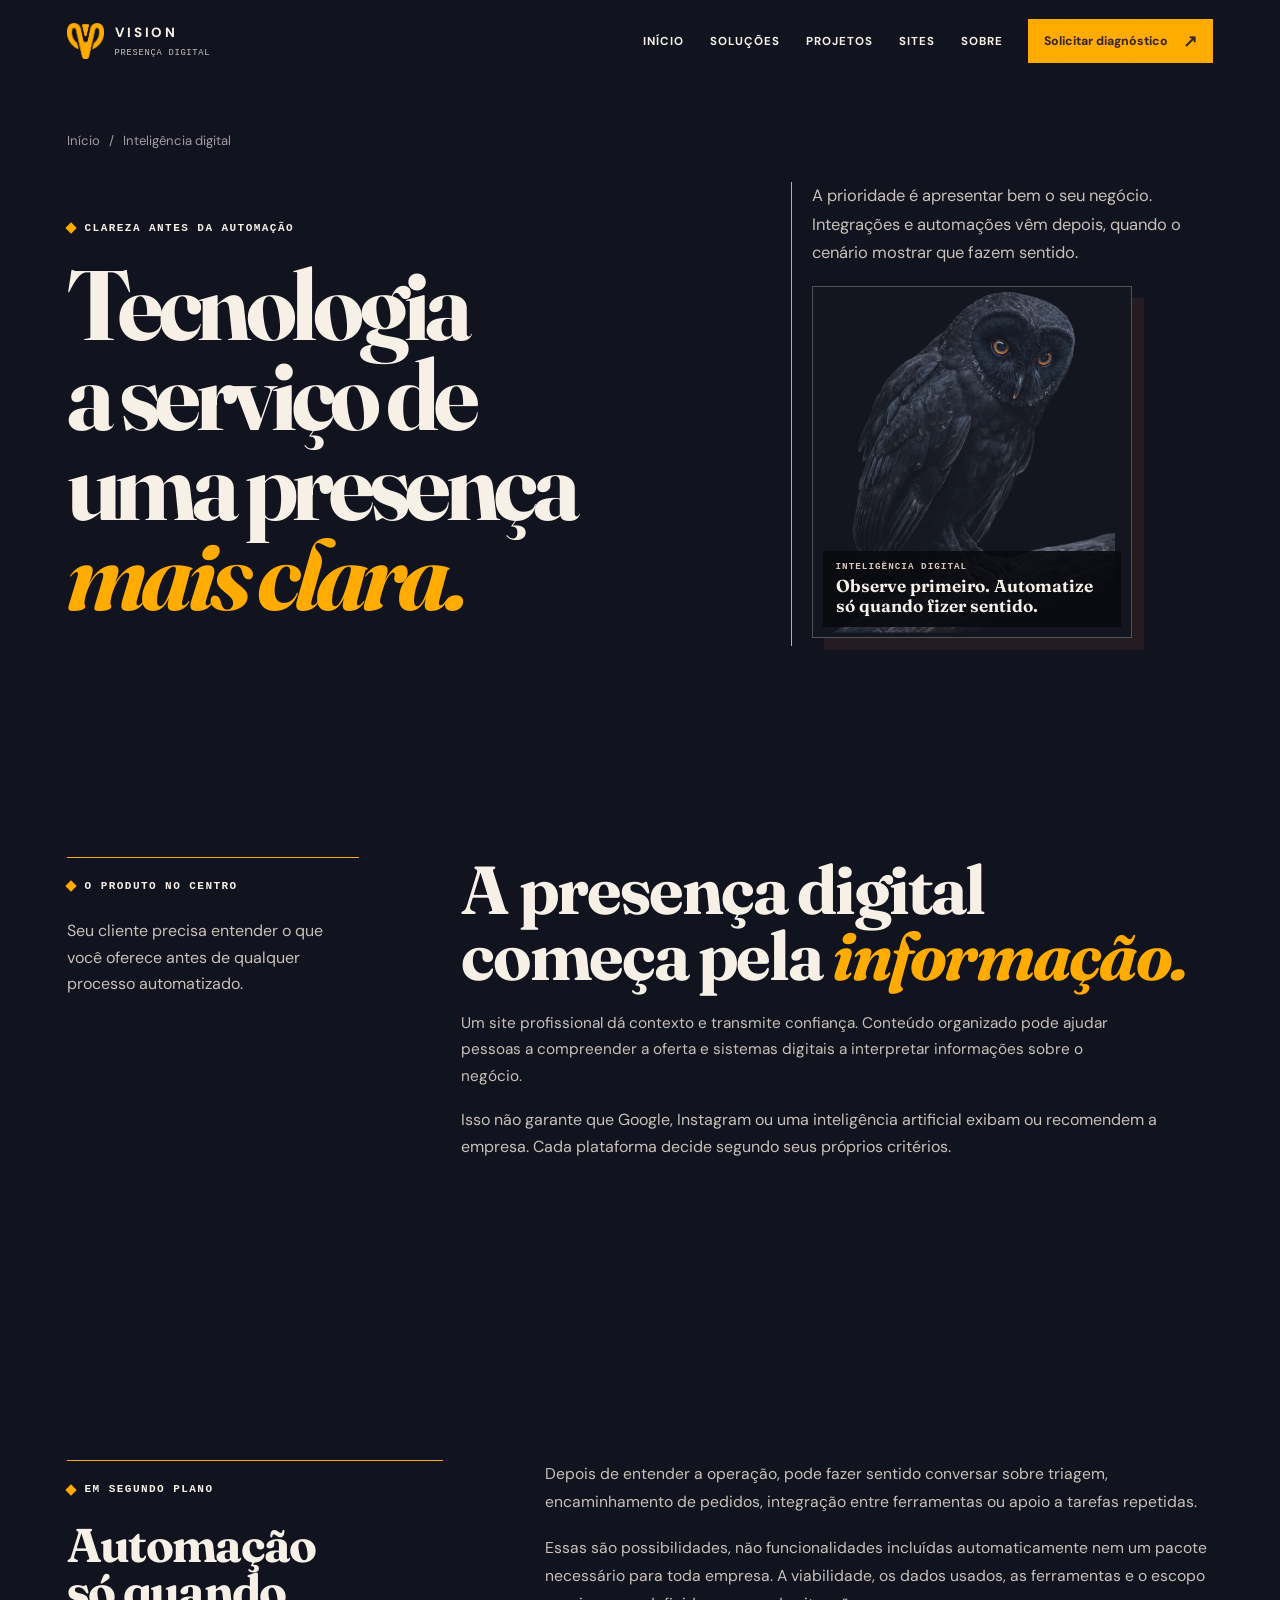
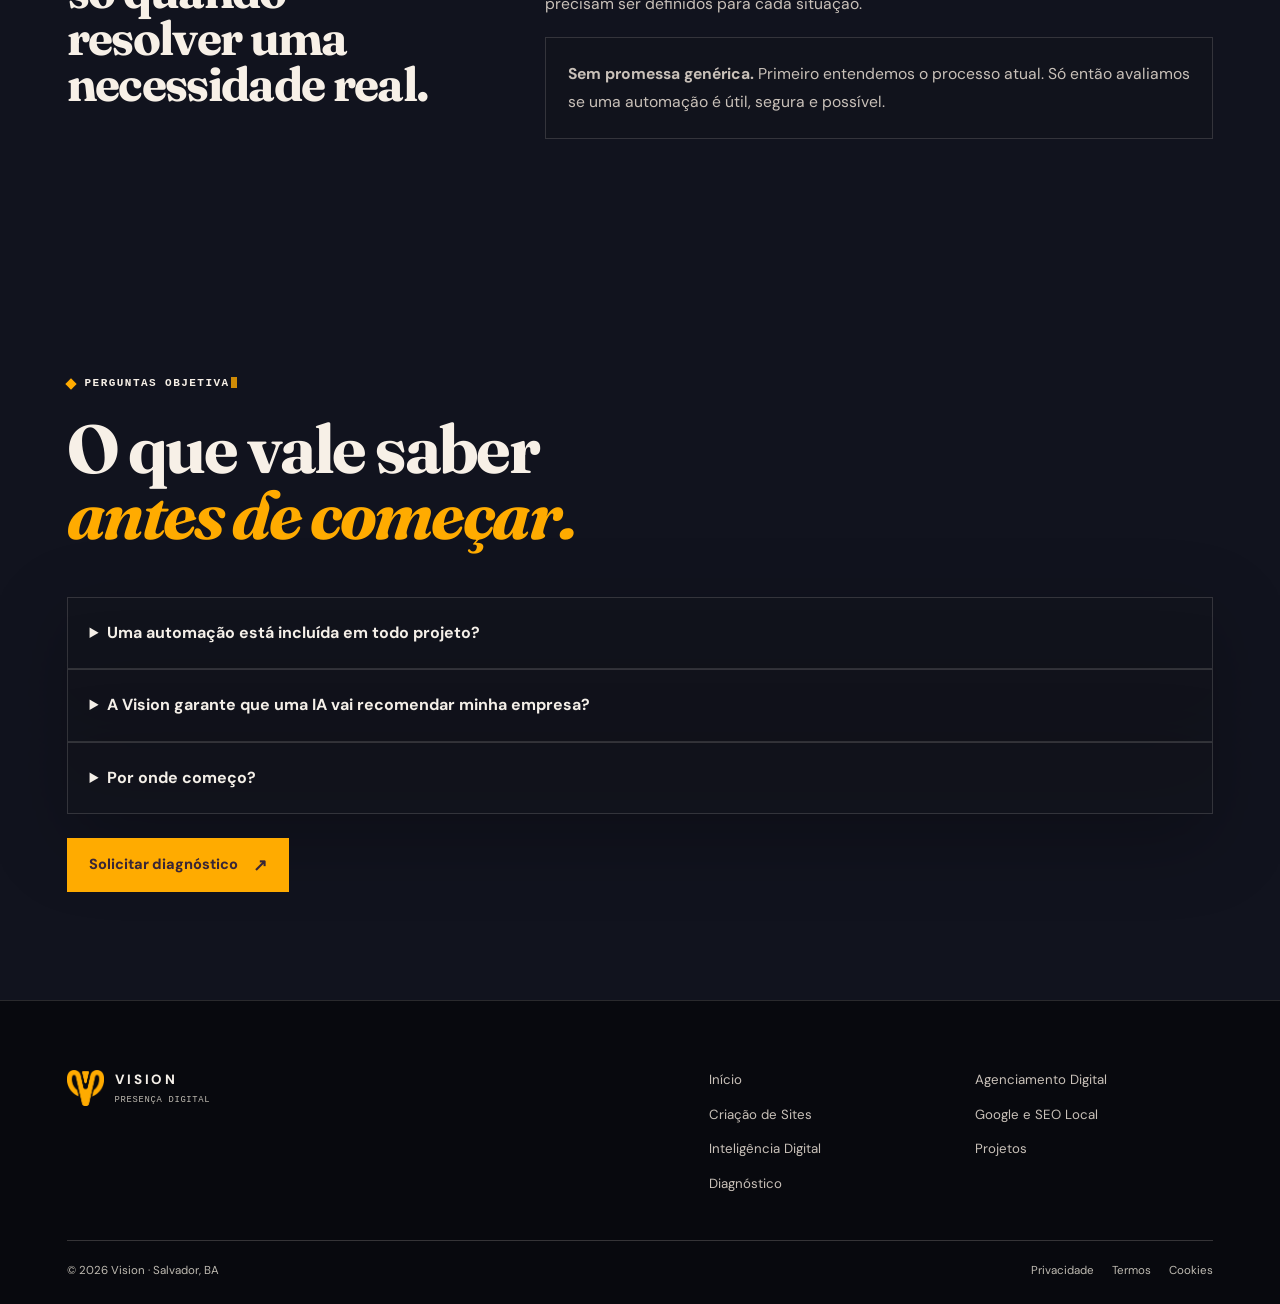
<file: inteligencia-digital/index.html>
<!doctype html>
<html lang="pt-BR">
<head>
  <meta charset="utf-8">
  <meta name="viewport" content="width=device-width, initial-scale=1">
  <title>Inteligência digital e automação | Vision</title>
  <meta name="description" content="Clareza da presença digital vem primeiro. Integrações e automações podem entrar quando fizerem sentido para a operação.">
  <meta name="keywords" content="inteligência digital, automação, presença digital, integração, Salvador, Vision">
  <meta name="theme-color" content="#090A10">

  <link rel="canonical" href="https://www.visionintelligence.com.br/inteligencia-digital/">
  <meta property="og:type" content="website">
  <meta property="og:site_name" content="Vision">
  <meta property="og:url" content="https://www.visionintelligence.com.br/inteligencia-digital/">
  <meta property="og:title" content="Inteligência digital e automação | Vision">
  <meta property="og:description" content="Clareza da presença digital vem primeiro. Integrações e automações podem entrar quando fizerem sentido para a operação.">
  <meta property="og:image" content="https://www.visionintelligence.com.br/assets/images/vision-symbol.png">
  <meta property="og:image:alt" content="Símbolo oficial da Vision">
  <meta name="twitter:card" content="summary_large_image">
  <meta name="twitter:title" content="Inteligência digital e automação | Vision">
  <meta name="twitter:description" content="Clareza da presença digital vem primeiro. Integrações e automações podem entrar quando fizerem sentido para a operação.">
  <meta name="twitter:image" content="https://www.visionintelligence.com.br/assets/images/vision-symbol.png">
  <meta name="twitter:image:alt" content="Símbolo oficial da Vision">
  <link rel="icon" type="image/png" href="/assets/images/vision-symbol.png">
  <link rel="preload" href="/assets/fonts/fraunces-variable-latin.woff2" as="font" type="font/woff2" crossorigin><link rel="preload" href="/assets/fonts/fraunces-variable-italic-latin.woff2" as="font" type="font/woff2" crossorigin>
  <link rel="stylesheet" href="/assets/css/fonts.css">
  <link rel="stylesheet" href="/assets/css/tokens.css">
  <link rel="stylesheet" href="/assets/css/base.css">
  <link rel="stylesheet" href="/assets/css/components.css">
  <link rel="stylesheet" href="/assets/css/layouts.css">
  <link rel="stylesheet" href="/assets/css/responsive.css">
  <link rel="stylesheet" href="/assets/css/motion.css">

</head>
<body data-page="intelligence" data-scene="night">
<a class="skip-link" href="#main">Pular para o conteúdo</a>
<header class="site-header">
  <div class="container site-header__inner">
    <a class="brand" href="/">
      <img class="brand__symbol" src="/assets/images/vision-symbol.png" alt="" width="35" height="35">
      <span><span class="brand__name">VISION</span><span class="brand__descriptor">presença digital</span></span>
    </a>
    <button class="menu-toggle" type="button" data-menu-toggle aria-expanded="false" aria-controls="primary-nav" aria-label="Abrir menu">
      <span class="menu-toggle__icon" aria-hidden="true"></span>
    </button>
    <nav class="primary-nav" id="primary-nav" data-primary-nav aria-label="Navegação principal">
      <a class="primary-nav__link" href="/">Início</a>
      <a class="primary-nav__link" href="/agenciamento-digital/">Soluções</a>
      <a class="primary-nav__link" href="/projetos/">Projetos</a>
      <a class="primary-nav__link" href="/criacao-de-sites/">Sites</a>
      <a class="primary-nav__link" href="/#sobre">Sobre</a>
      <a class="button button--small" href="/diagnostico/">Solicitar diagnóstico</a>
    </nav>
  </div>
</header>

<main id="main">
<section class="page-hero" aria-labelledby="intelligence-title">
  <div class="container">
    <nav class="breadcrumbs" aria-label="Breadcrumb">
      <a href="/">Início</a>
      <span aria-hidden="true">/</span>
      <span aria-current="page">Inteligência digital</span>
    </nav>
    <div class="page-hero__grid"><div>
      <p class="eyebrow">
        <span class="typewriter" data-typewriter data-text="Clareza antes da automação" aria-hidden="true"></span>
      </p>
      <h1 id="intelligence-title">Tecnologia a serviço de uma presença <span class="accent">mais clara.</span>
      </h1>
    </div>
    <div class="page-hero__aside page-hero__aside--intelligence">
      <p>A prioridade é apresentar bem o seu negócio. Integrações e automações vêm depois, quando o cenário mostrar que fazem sentido.</p>
      <figure class="intelligence-hero-art">
        <img src="/assets/images/robot-amber-hero02.webp" alt="Coruja escura de olhos âmbar pousada em um galho." width="981" height="1200" fetchpriority="high" decoding="async">
        <figcaption>
          <span class="intelligence-hero-art__label">Inteligência digital</span>Observe primeiro. Automatize só quando fizer sentido.</figcaption>
        </figure>
      </div>
    </div>
  </div>
</section>

<section class="section" aria-labelledby="intelligence-first-title">
  <div class="container section-intro">
    <div class="section-intro__aside">
      <p class="eyebrow">
        <span class="typewriter" data-typewriter data-text="O produto no centro" aria-hidden="true"></span>
      </p>
      <p>Seu cliente precisa entender o que você oferece antes de qualquer processo automatizado.</p>
    </div>
    <div>
      <h2 id="intelligence-first-title">A presença digital começa pela <span class="accent">informação.</span>
      </h2>
      <p class="lede">Um site profissional dá contexto e transmite confiança. Conteúdo organizado pode ajudar pessoas a compreender a oferta e sistemas digitais a interpretar informações sobre o negócio.</p>
      <p>Isso não garante que Google, Instagram ou uma inteligência artificial exibam ou recomendem a empresa. Cada plataforma decide segundo seus próprios critérios.</p>
    </div>
  </div>
</section>

<section class="section section-rule" aria-labelledby="intelligence-automation-title">
  <div class="container service-layout">
    <div class="service-layout__aside">
      <p class="eyebrow">
        <span class="typewriter" data-typewriter data-text="Em segundo plano" aria-hidden="true"></span>
      </p>
      <h2 id="intelligence-automation-title">Automação só quando resolver uma necessidade real.</h2>
    </div>
    <div class="service-content">
      <p class="lede">Depois de entender a operação, pode fazer sentido conversar sobre triagem, encaminhamento de pedidos, integração entre ferramentas ou apoio a tarefas repetidas.</p>
      <p>Essas são possibilidades, não funcionalidades incluídas automaticamente nem um pacote necessário para toda empresa. A viabilidade, os dados usados, as ferramentas e o escopo precisam ser definidos para cada situação.</p>
      <div class="notice-card"><p>
        <strong>Sem promessa genérica.</strong> Primeiro entendemos o processo atual. Só então avaliamos se uma automação é útil, segura e possível.</p>
      </div>
    </div>
  </div>
</section>

<section class="section section--compact" aria-labelledby="intelligence-faq-title">
  <div class="container">
    <div class="section-heading"><div>      <p class="eyebrow">
        <span class="typewriter" data-typewriter data-text="Perguntas objetivas" aria-hidden="true"></span>
      </p>
      <h2 id="intelligence-faq-title">O que vale saber <span class="accent">antes de começar.</span>
      </h2>
    </div>
  </div>
  <details class="info-card"><summary>Uma automação está incluída em todo projeto?</summary>
    <p>Não. Ela só é considerada quando o diagnóstico aponta uma necessidade compatível e o escopo é combinado.</p>
  </details>
  <details class="info-card">
    <summary>A Vision garante que uma IA vai recomendar minha empresa?</summary>
    <p>Não. Podemos organizar informação para que seja mais clara e possivelmente mais facil de ser recomendada, mas não controlamos recomendações, posições ou decisões de sistemas externos.</p>
  </details>
  <details class="info-card">
    <summary>Por onde começo?</summary>
    <p>Conte sobre sua empresa e o que precisa organizar. O primeiro passo é entender o cenário.</p>
  </details><p class="button-row button-row--after-content">
    <a class="button" href="/diagnostico/">Solicitar diagnóstico</a>
  </p>
</div>
</section>
</main>

<footer class="site-footer">
  <div class="container">
  <div class="site-footer__top">
  <div class="site-footer__identity">
    <a class="brand" href="/">
      <img class="brand__symbol" src="/assets/images/vision-symbol.png" alt="" width="35" height="35" loading="lazy" decoding="async">
      <span>
        <span class="brand__name">VISION</span>
        <span class="brand__descriptor">presença digital</span>
      </span>
    </a>
    <br>
    <br>
    <br>
    <span class="site-footer__company"></span>
  </div>
  <nav class="footer-nav" aria-label="Navegação do rodapé">
    <a href="/">Início</a>
    <a href="/agenciamento-digital/">Agenciamento Digital</a>
    <a href="/criacao-de-sites/">Criação de Sites</a>
    <a href="/seo-local/">Google e SEO Local</a>
    <a href="/inteligencia-digital/">Inteligência Digital</a>
    <a href="/projetos/">Projetos</a><a href="/diagnostico/">Diagnóstico</a>
  </nav>
</div>
<div class="site-footer__bottom">
  <span>© <span data-current-year>2026</span> Vision · Salvador, BA</span>
  <nav class="footer-legal" aria-label="Informações legais">
    <a href="/privacidade/">Privacidade</a>
    <a href="/termos/">Termos</a>
    <a href="/cookies/">Cookies</a>
  </nav>
</div>
</div>
</footer>

<script src="/assets/js/site.js" defer></script>
</body>
</html>
</file>
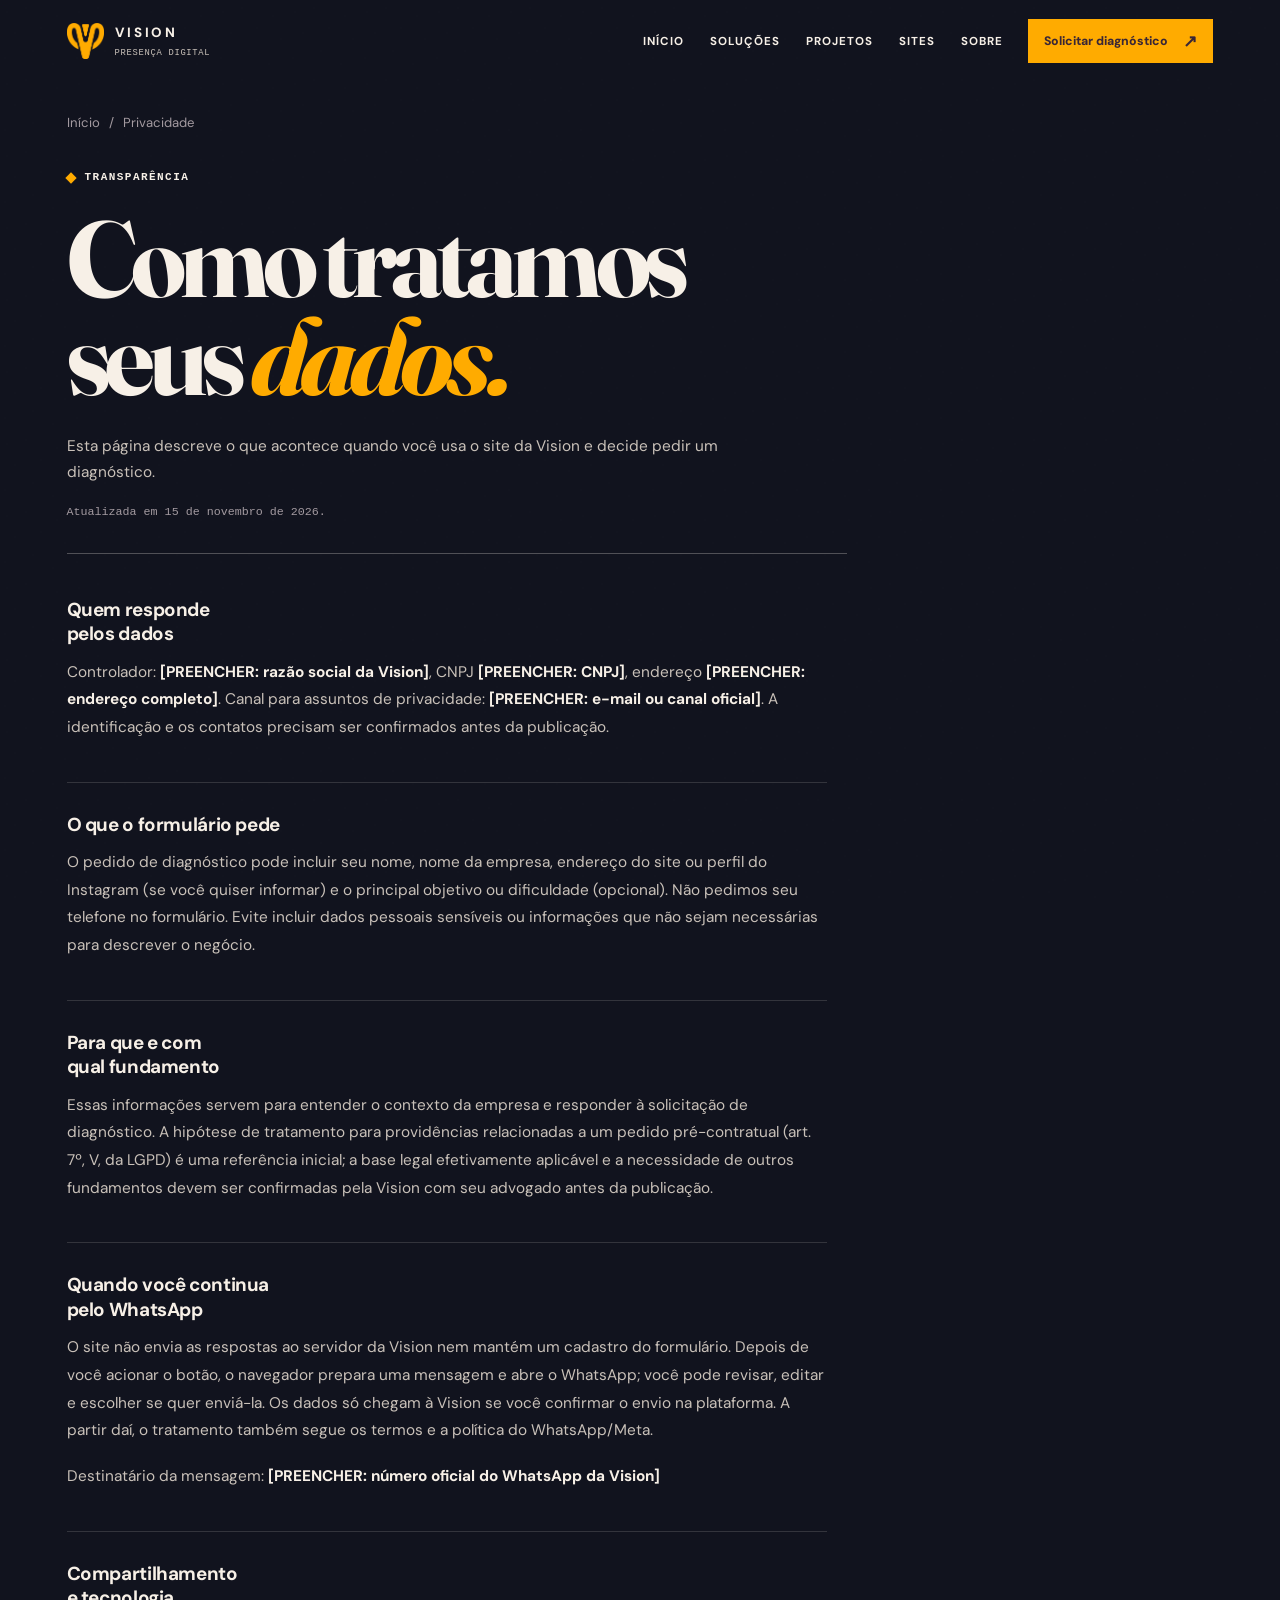
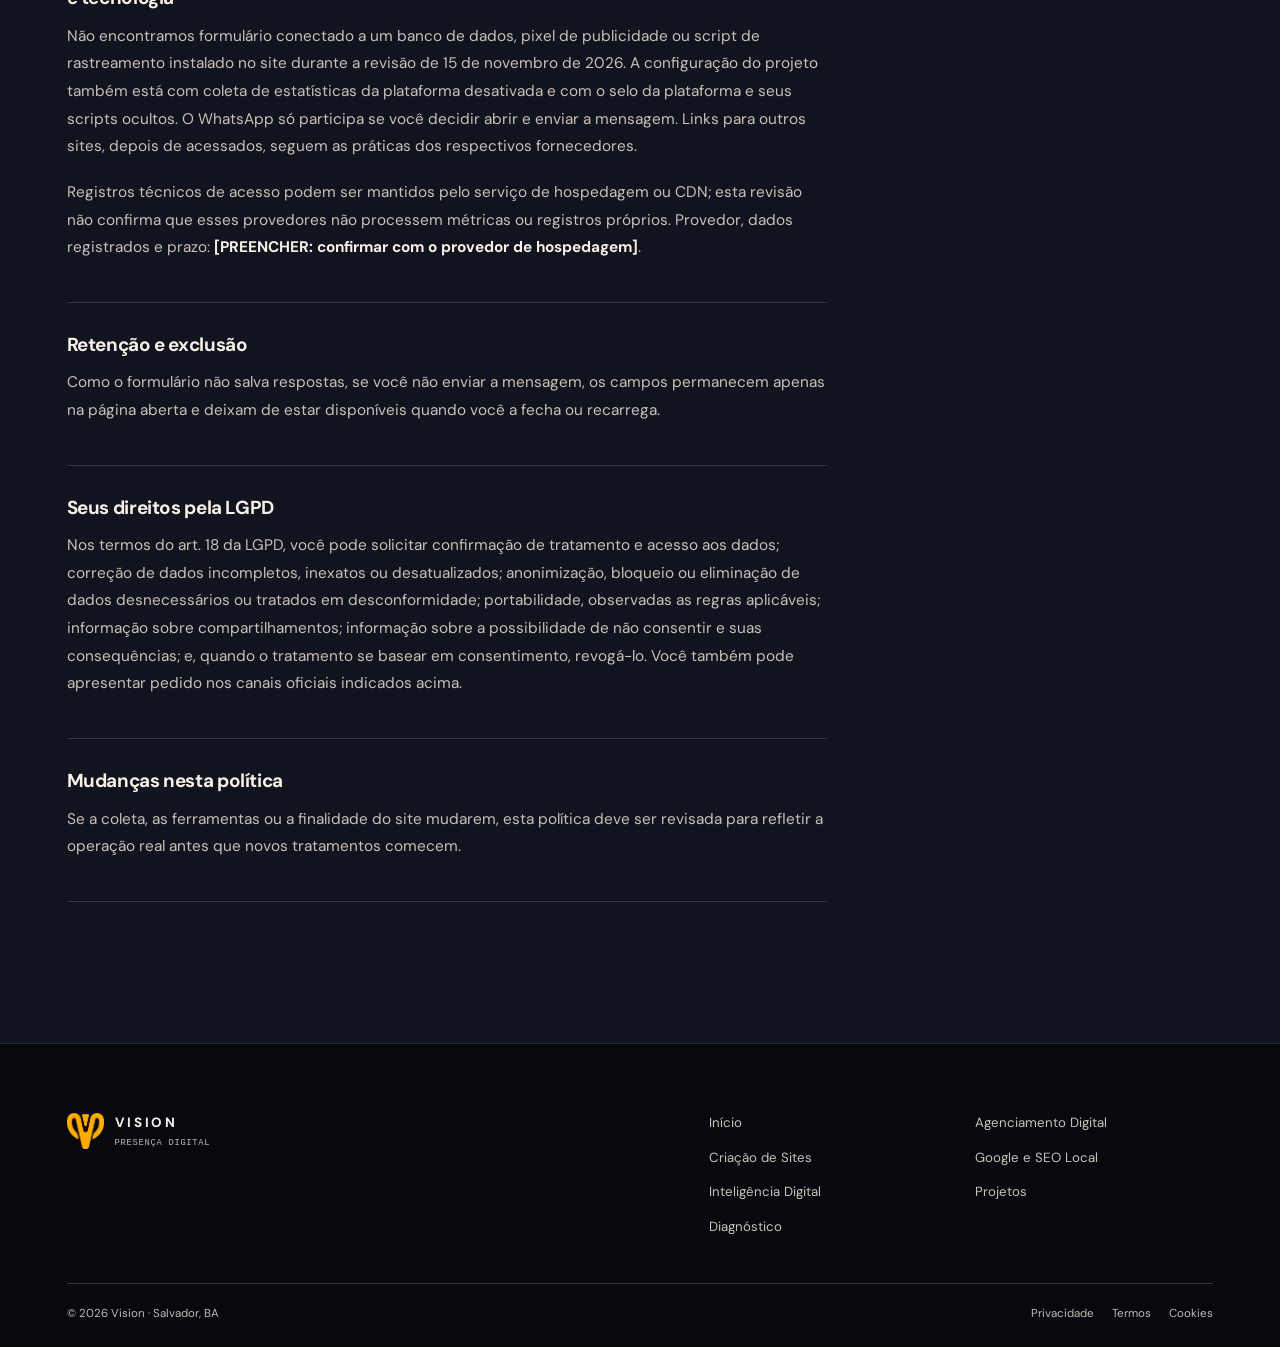
<file: privacidade/index.html>
<!doctype html>
<html lang="pt-BR">
<head>
  <meta charset="utf-8">
  <meta name="viewport" content="width=device-width, initial-scale=1">
  <meta name="description" content="Saiba quais dados o diagnóstico da Vision pede, para que servem e como exercer seus direitos pela LGPD.">
  <meta name="keywords" content="privacidade, LGPD, dados pessoais, direitos do titular, formulário">
  <meta name="theme-color" content="#090A10">
  <title>Política de Privacidade | Vision</title>
  <link rel="canonical" href="https://www.visionintelligence.com.br/privacidade/">
  <meta property="og:type" content="website"><meta property="og:site_name" content="Vision"><meta property="og:url" content="https://www.visionintelligence.com.br/privacidade/"><meta property="og:title" content="Política de Privacidade | Vision"><meta property="og:description" content="Saiba quais dados o diagnóstico da Vision pede, para que servem e como exercer seus direitos pela LGPD."><meta property="og:image" content="https://www.visionintelligence.com.br/assets/images/vision-symbol.png"><meta property="og:image:alt" content="Símbolo oficial da Vision">
  <meta name="twitter:card" content="summary_large_image"><meta name="twitter:title" content="Política de Privacidade | Vision"><meta name="twitter:description" content="Saiba quais dados o diagnóstico da Vision pede, para que servem e como exercer seus direitos pela LGPD."><meta name="twitter:image" content="https://www.visionintelligence.com.br/assets/images/vision-symbol.png"><meta name="twitter:image:alt" content="Símbolo oficial da Vision">
  <link rel="icon" type="image/png" href="/assets/images/vision-symbol.png">
  <link rel="preload" href="/assets/fonts/fraunces-variable-latin.woff2" as="font" type="font/woff2" crossorigin><link rel="preload" href="/assets/fonts/fraunces-variable-italic-latin.woff2" as="font" type="font/woff2" crossorigin>
  <link rel="stylesheet" href="/assets/css/fonts.css"><link rel="stylesheet" href="/assets/css/tokens.css"><link rel="stylesheet" href="/assets/css/base.css"><link rel="stylesheet" href="/assets/css/components.css"><link rel="stylesheet" href="/assets/css/layouts.css"><link rel="stylesheet" href="/assets/css/responsive.css">
  <link rel="stylesheet" href="/assets/css/motion.css">
</head>
<body data-page="legal" data-scene="night">
  <!-- Revisar com advogado antes de publicar -->
  <a class="skip-link" href="#main">Pular para o conteúdo</a>
  <header class="site-header">
    <div class="container site-header__inner">
      <a class="brand" href="/">
        <img class="brand__symbol" src="/assets/images/vision-symbol.png" alt="" width="35" height="35"><span>
          <span class="brand__name">VISION</span>
          <span class="brand__descriptor">presença digital</span>
        </span>
      </a>
        <button class="menu-toggle" type="button" data-menu-toggle aria-expanded="false" aria-controls="primary-nav" aria-label="Abrir menu">
          <span class="menu-toggle__icon" aria-hidden="true"></span>
        </button>
        <nav class="primary-nav" id="primary-nav" data-primary-nav aria-label="Navegação principal">
          <a class="primary-nav__link" href="/">Início</a>
          <a class="primary-nav__link" href="/agenciamento-digital/">Soluções</a>
          <a class="primary-nav__link" href="/projetos/">Projetos</a>
          <a class="primary-nav__link" href="/criacao-de-sites/">Sites</a>
          <a class="primary-nav__link" href="/#sobre">Sobre</a>
          <a class="button button--small" href="/diagnostico/">Solicitar diagnóstico</a>
        </nav>
      </div>
    </header>
  <main id="main" class="container legal-page">
    <nav class="breadcrumbs" aria-label="Breadcrumb">
      <a href="/">Início</a><span aria-hidden="true">/</span>
      <span aria-current="page">Privacidade</span>
    </nav>
    <header class="legal-heading">
    <p class="eyebrow">
      <span class="typewriter" data-typewriter data-text="Transparência" aria-hidden="true"></span>
    </p>
      <h1>Como tratamos seus <span class="accent">dados.</span></h1>
      <p class="lede">Esta página descreve o que acontece quando você usa o site da Vision e decide pedir um diagnóstico.</p>
      <p class="legal-updated">Atualizada em 15 de novembro de 2026.</p>
    </header>
    <div class="legal-content">
      <section aria-labelledby="controlador">
        <h2 id="controlador">Quem responde pelos dados</h2>
        <p>Controlador: <strong>[PREENCHER: razão social da Vision]</strong>, CNPJ <strong>[PREENCHER: CNPJ]</strong>, endereço <strong>[PREENCHER: endereço completo]</strong>. Canal para assuntos de privacidade: <strong>[PREENCHER: e-mail ou canal oficial]</strong>. A identificação e os contatos precisam ser confirmados antes da publicação.</p>
      </section>
    
      <section aria-labelledby="dados">
        <h2 id="dados">O que o formulário pede</h2>
        <p>O pedido de diagnóstico pode incluir seu nome, nome da empresa, endereço do site ou perfil do Instagram (se você quiser informar) e o principal objetivo ou dificuldade (opcional). Não pedimos seu telefone no formulário. Evite incluir dados pessoais sensíveis ou informações que não sejam necessárias para descrever o negócio.</p>
      </section>
      
      <section aria-labelledby="finalidade">
        <h2 id="finalidade">Para que e com qual fundamento</h2>
        <p>Essas informações servem para entender o contexto da empresa e responder à solicitação de diagnóstico. A hipótese de tratamento para providências relacionadas a um pedido pré-contratual (art. 7º, V, da LGPD) é uma referência inicial; a base legal efetivamente aplicável e a necessidade de outros fundamentos devem ser confirmadas pela Vision com seu advogado antes da publicação.</p>
      </section>
      
      <section aria-labelledby="whatsapp">
        <h2 id="whatsapp">Quando você continua pelo WhatsApp</h2>
        <p>O site não envia as respostas ao servidor da Vision nem mantém um cadastro do formulário. Depois de você acionar o botão, o navegador prepara uma mensagem e abre o WhatsApp; você pode revisar, editar e escolher se quer enviá-la. Os dados só chegam à Vision se você confirmar o envio na plataforma. A partir daí, o tratamento também segue os termos e a política do WhatsApp/Meta.</p>
        <p>Destinatário da mensagem: <strong>[PREENCHER: número oficial do WhatsApp da Vision]</strong></p>
      </section>
      
      <section aria-labelledby="compartilhamento"><h2 id="compartilhamento">Compartilhamento e tecnologia</h2>
        <p>Não encontramos formulário conectado a um banco de dados, pixel de publicidade ou script de rastreamento instalado no site durante a revisão de 15 de novembro de 2026. A configuração do projeto também está com coleta de estatísticas da plataforma desativada e com o selo da plataforma e seus scripts ocultos. O WhatsApp só participa se você decidir abrir e enviar a mensagem. Links para outros sites, depois de acessados, seguem as práticas dos respectivos fornecedores.</p><p>Registros técnicos de acesso podem ser mantidos pelo serviço de hospedagem ou CDN; esta revisão não confirma que esses provedores não processem métricas ou registros próprios. Provedor, dados registrados e prazo: <strong>[PREENCHER: confirmar com o provedor de hospedagem]</strong>.</p></section>
      
      <section aria-labelledby="retencao">
        <h2 id="retencao">Retenção e exclusão</h2>
        <p>Como o formulário não salva respostas, se você não enviar a mensagem, os campos permanecem apenas na página aberta e deixam de estar disponíveis quando você a fecha ou recarrega.
      </section>
      
      <section aria-labelledby="direitos">
        <h2 id="direitos">Seus direitos pela LGPD</h2>
        <p>Nos termos do art. 18 da LGPD, você pode solicitar confirmação de tratamento e acesso aos dados; correção de dados incompletos, inexatos ou desatualizados; anonimização, bloqueio ou eliminação de dados desnecessários ou tratados em desconformidade; portabilidade, observadas as regras aplicáveis; informação sobre compartilhamentos; informação sobre a possibilidade de não consentir e suas consequências; e, quando o tratamento se basear em consentimento, revogá-lo. Você também pode apresentar pedido nos canais oficiais indicados acima.</p>
      </section>
      
      <section aria-labelledby="revisao">
        <h2 id="revisao">Mudanças nesta política</h2>
        <p>Se a coleta, as ferramentas ou a finalidade do site mudarem, esta política deve ser revisada para refletir a operação real antes que novos tratamentos comecem.</p>
      </section>
    </div>
  </main>

<footer class="site-footer">
  <div class="container">
  <div class="site-footer__top">
  <div class="site-footer__identity">
    <a class="brand" href="/">
      <img class="brand__symbol" src="/assets/images/vision-symbol.png" alt="" width="35" height="35" loading="lazy" decoding="async">
      <span>
        <span class="brand__name">VISION</span>
        <span class="brand__descriptor">presença digital</span>
      </span>
    </a>
    <br>
    <br>
    <br>
    <span class="site-footer__company"></span>
  </div>
  <nav class="footer-nav" aria-label="Navegação do rodapé">
    <a href="/">Início</a>
    <a href="/agenciamento-digital/">Agenciamento Digital</a>
    <a href="/criacao-de-sites/">Criação de Sites</a>
    <a href="/seo-local/">Google e SEO Local</a>
    <a href="/inteligencia-digital/">Inteligência Digital</a>
    <a href="/projetos/">Projetos</a><a href="/diagnostico/">Diagnóstico</a>
  </nav>
</div>
<div class="site-footer__bottom">
  <span>© <span data-current-year>2026</span> Vision · Salvador, BA</span>
  <nav class="footer-legal" aria-label="Informações legais">
    <a href="/privacidade/">Privacidade</a>
    <a href="/termos/">Termos</a>
    <a href="/cookies/">Cookies</a>
  </nav>
</div>
</div>
</footer>

  <script src="/assets/js/site.js" defer></script>
</body>
</html>
</file>
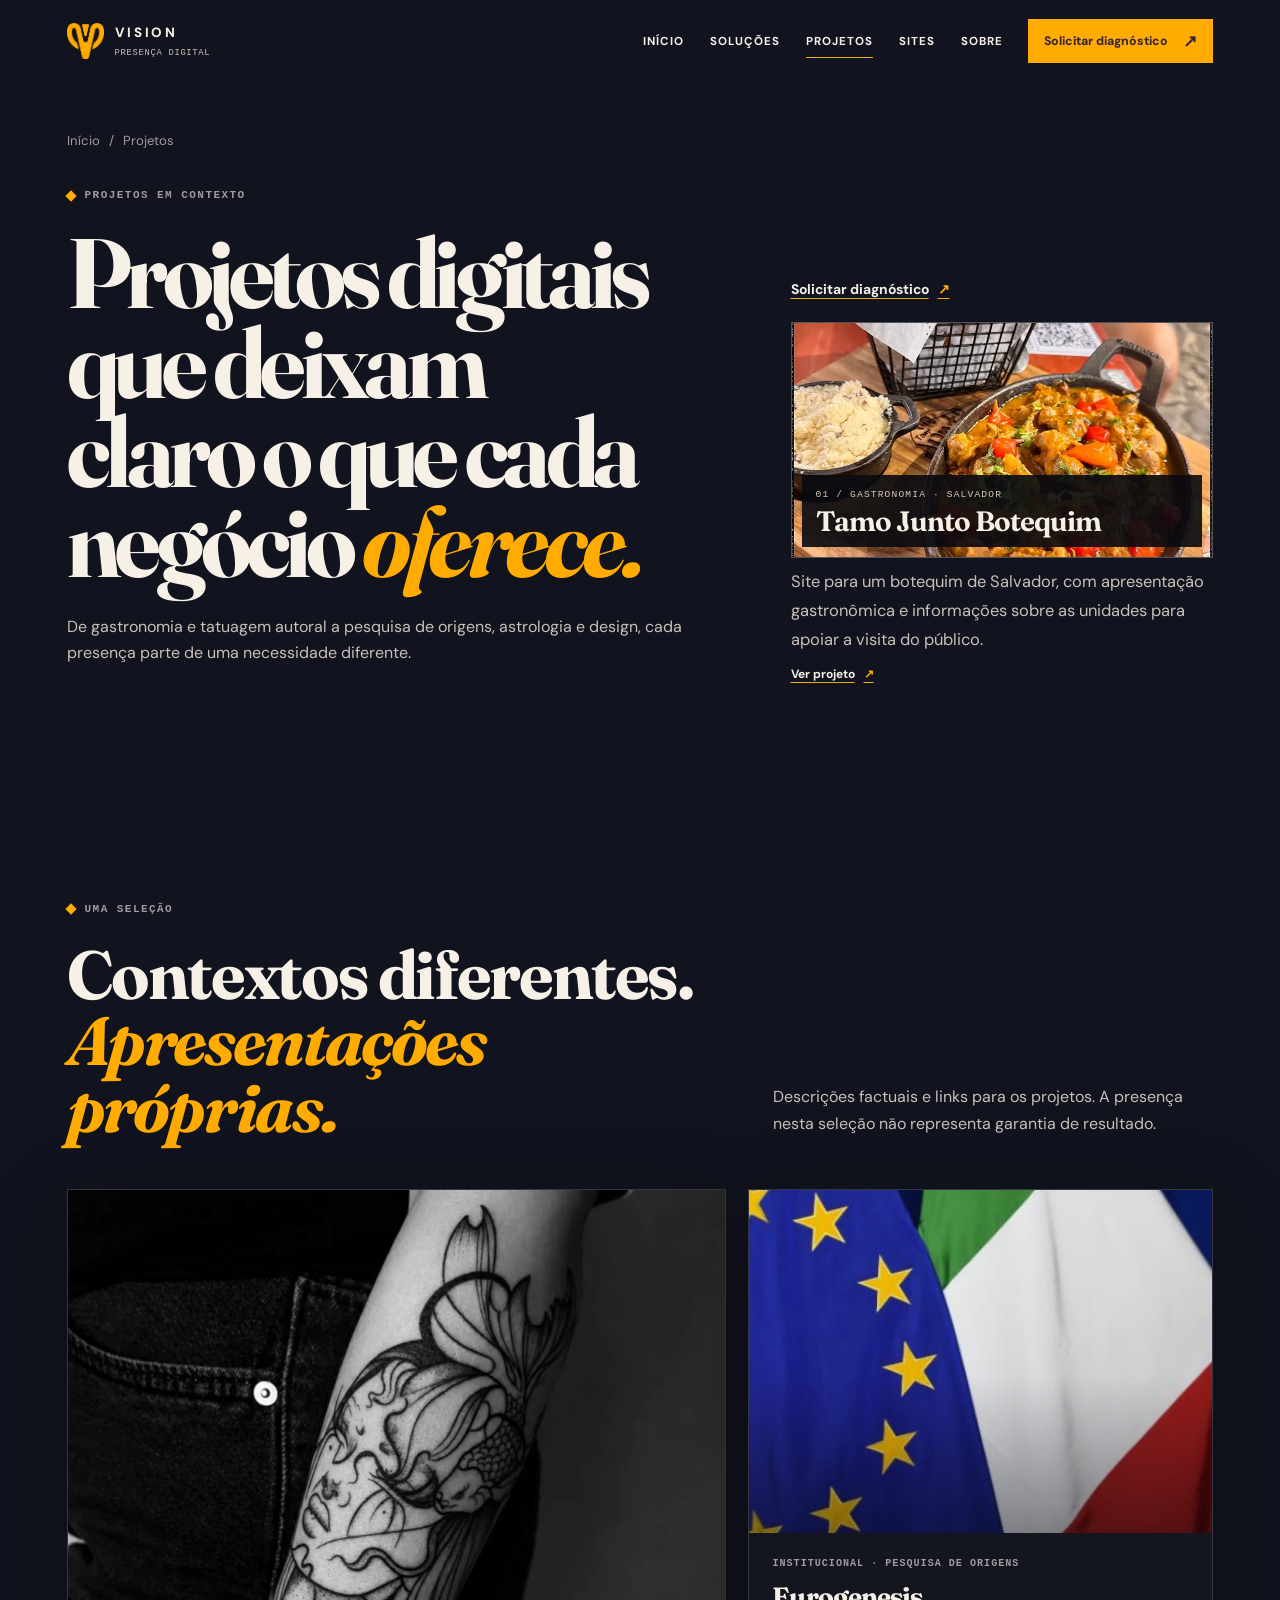
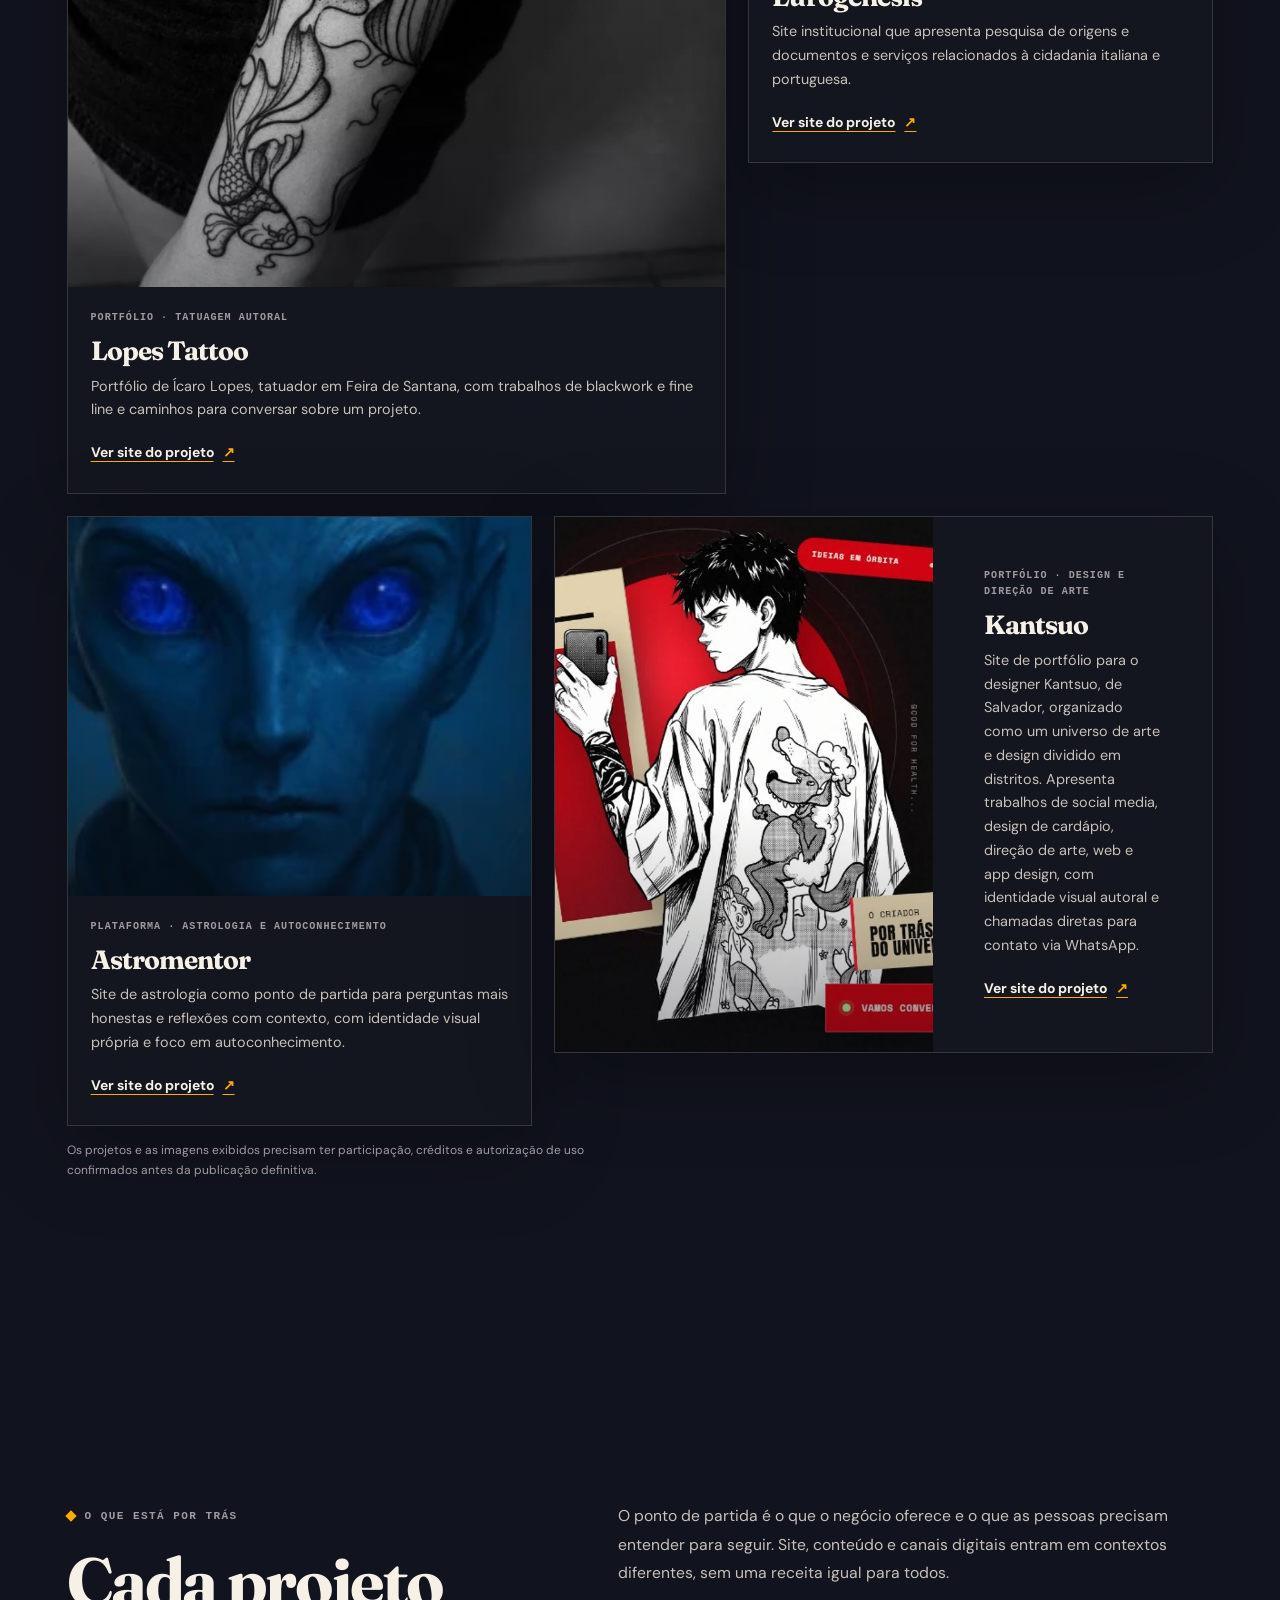
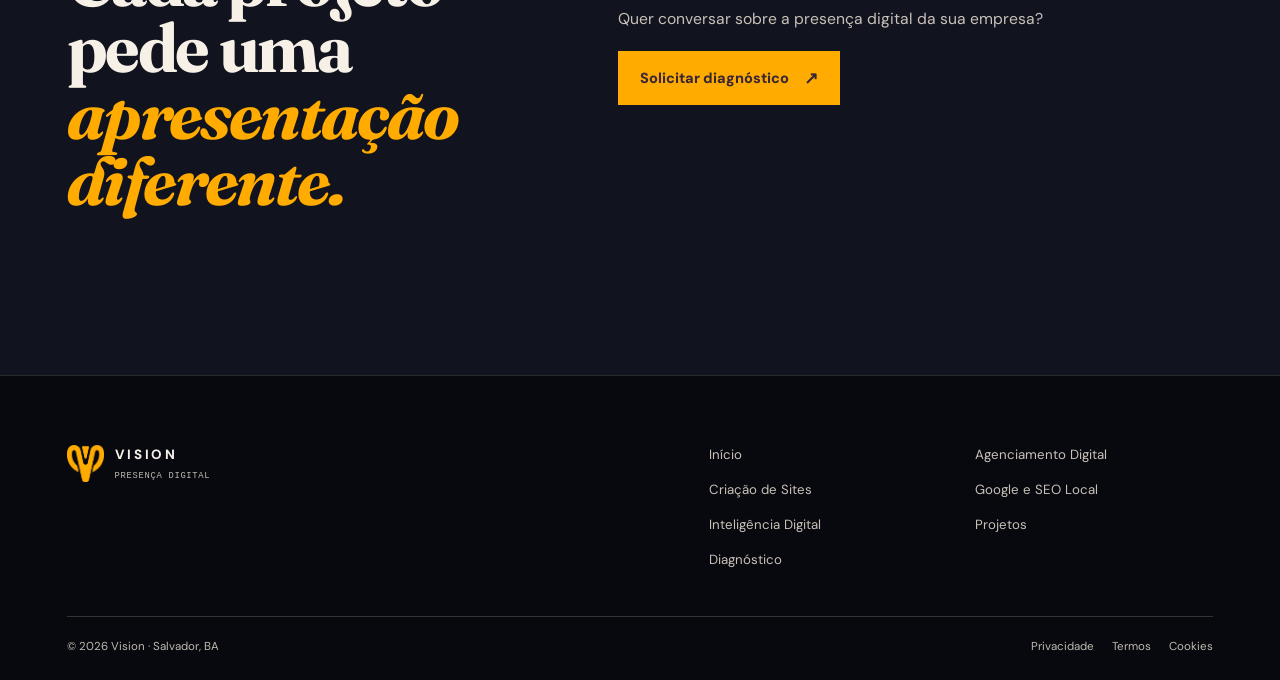
<file: projetos/index.html>
<!doctype html>
<html lang="pt-BR">
<head>
  <meta charset="utf-8">
  <meta name="viewport" content="width=device-width, initial-scale=1">
  <title>Projetos digitais e sites | Vision</title>
  <meta name="description" content="Veja projetos em gastronomia, tatuagem, pesquisa de origens, astrologia e design. Cada presença parte do contexto do negócio.">
  <meta name="keywords" content="projetos digitais, sites, portfólio, Salvador, negócios locais, Vision">
  <meta name="theme-color" content="#090A10">

  <link rel="canonical" href="https://www.visionintelligence.com.br/projetos/">
  <meta property="og:type" content="website">
  <meta property="og:site_name" content="Vision">
  <meta property="og:url" content="https://www.visionintelligence.com.br/projetos/">
  <meta property="og:title" content="Projetos digitais e sites | Vision">
  <meta property="og:description" content="Veja projetos em gastronomia, tatuagem, pesquisa de origens, astrologia e design. Cada presença parte do contexto do negócio.">
  <meta property="og:image" content="https://www.visionintelligence.com.br/assets/images/vision-symbol.png">
  <meta property="og:image:alt" content="Símbolo oficial da Vision">
  <meta name="twitter:card" content="summary_large_image">
  <meta name="twitter:title" content="Projetos digitais e sites | Vision">
  <meta name="twitter:description" content="Veja projetos em gastronomia, tatuagem, pesquisa de origens, astrologia e design. Cada presença parte do contexto do negócio.">
  <meta name="twitter:image" content="https://www.visionintelligence.com.br/assets/images/vision-symbol.png">
  <meta name="twitter:image:alt" content="Símbolo oficial da Vision">
  <link rel="icon" type="image/png" href="/assets/images/vision-symbol.png">
  <link rel="preload" href="/assets/fonts/fraunces-variable-latin.woff2" as="font" type="font/woff2" crossorigin><link rel="preload" href="/assets/fonts/fraunces-variable-italic-latin.woff2" as="font" type="font/woff2" crossorigin>
  <link rel="stylesheet" href="/assets/css/fonts.css">
  <link rel="stylesheet" href="/assets/css/tokens.css">
  <link rel="stylesheet" href="/assets/css/base.css">
  <link rel="stylesheet" href="/assets/css/components.css">
  <link rel="stylesheet" href="/assets/css/layouts.css">
  <link rel="stylesheet" href="/assets/css/responsive.css">
  <link rel="stylesheet" href="/assets/css/motion.css">

  <!-- PROJECTS-JSONLD:START -->
  <script type="application/ld+json">{"@context":"https://schema.org","@type":"ItemList","name":"Projetos digitais apresentados pela Vision","itemListElement":[{"@type":"ListItem","position":1,"name":"Tamo Junto Botequim","url":"https://tamojuntobotequim.com.br/"},{"@type":"ListItem","position":2,"name":"Lopes Tattoo","url":"https://kfezin.github.io/lopes-tattoo-site/index.html"},{"@type":"ListItem","position":3,"name":"Eurogenesis","url":"https://eurogenesis.com.br/"},{"@type":"ListItem","position":4,"name":"Astromentor","url":"https://www.astromentor.com.br/"},{"@type":"ListItem","position":5,"name":"Kantsuo","url":"https://kfezin.github.io/sitekantsuo/"}]}</script>
  <!-- PROJECTS-JSONLD:END -->
</head>

<body data-page="projects" data-scene="night">
<a class="skip-link" href="#main">Pular para o conteúdo</a>

<header class="site-header">
  <div class="container site-header__inner">
    <a class="brand" href="/">
      <img class="brand__symbol" src="/assets/images/vision-symbol.png" alt="" width="35" height="35">
      <span><span class="brand__name">VISION</span>
      <span class="brand__descriptor">presença digital</span>
    </span>
    </a>
    <button class="menu-toggle" type="button" data-menu-toggle aria-expanded="false" aria-controls="primary-nav" aria-label="Abrir menu">
      <span class="menu-toggle__icon" aria-hidden="true"></span>
    </button>
    <nav class="primary-nav" id="primary-nav" data-primary-nav aria-label="Navegação principal">
      <a class="primary-nav__link" href="/">Início</a>
      <a class="primary-nav__link" href="/agenciamento-digital/">Soluções</a>
      <a class="primary-nav__link" href="/projetos/" aria-current="page">Projetos</a>
      <a class="primary-nav__link" href="/criacao-de-sites/">Sites</a>
      <a class="primary-nav__link" href="/#sobre">Sobre</a>
      <a class="button button--small" href="/diagnostico/">Solicitar diagnóstico</a>
    </nav>
  </div>
</header>

<main id="main">
<section class="page-hero" aria-labelledby="projects-title">
  <div class="container">
    <nav class="breadcrumbs" aria-label="Breadcrumb">
      <a href="/">Início</a>
      <span aria-hidden="true">/</span>
      <span aria-current="page">Projetos</span>
    </nav>
      <div class="page-hero__grid">
        <div>
          <p class="eyebrow">Projetos em contexto</p>
          <h1 id="projects-title">Projetos digitais que deixam claro o que cada negócio <span class="accent">oferece.</span>
          </h1>
          <p>De gastronomia e tatuagem autoral a pesquisa de origens, astrologia e design, cada presença parte de uma necessidade diferente.</p>
        </div>
        <div class="page-hero__aside page-hero__aside--projects">
          <a class="text-link" href="/diagnostico/">Solicitar diagnóstico</a>
          <article class="project-hero-feature" id="project-tamo-junto-botequim">
            <figure class="project-hero-feature__visual">
              <img src="/assets/images/tamo-junto-case.webp" alt="Petiscos e prato servido no Tamo Junto Botequim" width="759" height="900" decoding="async">
              <figcaption>
                <span class="project-hero-feature__index">01 / GASTRONOMIA · SALVADOR</span>
                <h2 class="project-hero-feature__title">Tamo Junto Botequim</h2>
              </figcaption>
            </figure>
            <p class="project-hero-feature__description">Site para um botequim de Salvador, com apresentação gastronômica e informações sobre as unidades para apoiar a visita do público.</p>
            <a class="text-link" href="https://tamojuntobotequim.com.br/" target="_blank" rel="noopener noreferrer">Ver projeto</a>
          </article>
        </div>
      </div>
    </div>
  </section>
<section class="section" aria-labelledby="projects-list-title">
  <div class="container">
    <div class="section-heading">
      <div>
        <p class="eyebrow">Uma seleção</p>
        <h2 id="projects-list-title">Contextos diferentes. <span class="accent">Apresentações próprias.</span>
        </h2>
      </div>
      <p class="section-heading__copy">Descrições factuais e links para os projetos. A presença nesta seleção não representa garantia de resultado.</p>
    </div>
    <div class="project-grid project-grid--portfolio">

      <!-- PROJECTS:START -->
<article class="project-card" id="project-lopes-tattoo">
  <a href="https://kfezin.github.io/lopes-tattoo-site/index.html" target="_blank" rel="noopener noreferrer" aria-label="Abrir o site de Lopes Tattoo, em nova aba">
    <div class="project-card__media">
      <img src="/assets/images/lopes-tattoo-case.webp" alt="Tatuagem autoral em blackwork apresentada no portfólio Lopes Tattoo" width="900" height="900" loading="lazy" decoding="async"></div>
  </a>
  <div class="project-card__body">
    <span class="project-card__category">Portfólio · tatuagem autoral</span>
    <h3>Lopes Tattoo</h3>
    <p>Portfólio de Ícaro Lopes, tatuador em Feira de Santana, com trabalhos de blackwork e fine line e caminhos para conversar sobre um projeto.</p>
    <a class="text-link" href="https://kfezin.github.io/lopes-tattoo-site/index.html" target="_blank" rel="noopener noreferrer">Ver site do projeto</a>
  </div>
</article>

<article class="project-card" id="project-eurogenesis">
  <a href="https://eurogenesis.com.br/" target="_blank" rel="noopener noreferrer" aria-label="Abrir o site de Eurogenesis, em nova aba">
    <div class="project-card__media">
      <img src="/assets/images/eurogenesis.webp" alt="Bandeiras da União Europeia e da Itália, ilustrando o serviço de cidadania italiana" width="427" height="427" loading="lazy" decoding="async"></div>
  </a>
  <div class="project-card__body">
    <span class="project-card__category">Institucional · pesquisa de origens</span>
    <h3>Eurogenesis</h3>
    <p>Site institucional que apresenta pesquisa de origens e documentos e serviços relacionados à cidadania italiana e portuguesa.</p>
    <a class="text-link" href="https://eurogenesis.com.br/" target="_blank" rel="noopener noreferrer">Ver site do projeto</a>
  </div>
</article>

<article class="project-card" id="project-astromentor">
  <a href="https://www.astromentor.com.br/" target="_blank" rel="noopener noreferrer" aria-label="Abrir o site de Astromentor, em nova aba">
    <div class="project-card__media">
      <img src="/assets/images/astromentor-case.jpg" alt="Página inicial do Astromentor com o título O céu também é sobre você e a ilustração de uma figura azul" width="192" height="192" loading="lazy" decoding="async"></div>
  </a>
  <div class="project-card__body">
    <span class="project-card__category">Plataforma · astrologia e autoconhecimento</span>
    <h3>Astromentor</h3>
    <p>Site de astrologia como ponto de partida para perguntas mais honestas e reflexões com contexto, com identidade visual própria e foco em autoconhecimento.</p>
    <a class="text-link" href="https://www.astromentor.com.br/" target="_blank" rel="noopener noreferrer">Ver site do projeto</a>
  </div>
</article>

<article class="project-card" id="project-kantsuo">
  <a href="https://kfezin.github.io/sitekantsuo/" target="_blank" rel="noopener noreferrer" aria-label="Abrir o site de Kantsuo, em nova aba">
    <div class="project-card__media">
      <img src="/assets/images/kantsuo.webp" alt="Ilustração monocromática do designer de perfil, segurando um celular e usando uma jaqueta ilustrada, no portfólio Kantsuo." width="830" height="830" loading="lazy" decoding="async"></div>
  </a>
  <div class="project-card__body">
    <span class="project-card__category">Portfólio · design e direção de arte</span>
    <h3>Kantsuo</h3>
    <p>Site de portfólio para o designer Kantsuo, de Salvador, organizado como um universo de arte e design dividido em distritos. Apresenta trabalhos de social media, design de cardápio, direção de arte, web e app design, com identidade visual autoral e chamadas diretas para contato via WhatsApp.</p>
    <a class="text-link" href="https://kfezin.github.io/sitekantsuo/" target="_blank" rel="noopener noreferrer">Ver site do projeto</a>
  </div>
</article>
      <!-- PROJECTS:END -->
</div>

<p class="project-intro project-source-note">Os projetos e as imagens exibidos precisam ter participação, créditos e autorização de uso confirmados antes da publicação definitiva.</p>
</div>
</section>
<section class="section section-rule" aria-labelledby="projects-next-title">
  <div class="container split-section">
    <div class="split-section__lead">
      <p class="eyebrow">O que está por trás</p>
      <h2 id="projects-next-title">Cada projeto pede uma <span class="accent">apresentação diferente.</span>
      </h2>
    </div>
    <div class="service-content">
      <p class="lede">O ponto de partida é o que o negócio oferece e o que as pessoas precisam entender para seguir. Site, conteúdo e canais digitais entram em contextos diferentes, sem uma receita igual para todos.</p>
      <p>Quer conversar sobre a presença digital da sua empresa?</p>
      <a class="button" href="/diagnostico/">Solicitar diagnóstico</a>
    </div>
  </div>
  </section>
</main>

<footer class="site-footer">
  <div class="container">
  <div class="site-footer__top">
  <div class="site-footer__identity">
    <a class="brand" href="/">
      <img class="brand__symbol" src="/assets/images/vision-symbol.png" alt="" width="35" height="35" loading="lazy" decoding="async">
      <span>
        <span class="brand__name">VISION</span>
        <span class="brand__descriptor">presença digital</span>
      </span>
    </a>
    <br>
    <br>
    <br>
    <span class="site-footer__company"></span>
  </div>
  <nav class="footer-nav" aria-label="Navegação do rodapé">
    <a href="/">Início</a>
    <a href="/agenciamento-digital/">Agenciamento Digital</a>
    <a href="/criacao-de-sites/">Criação de Sites</a>
    <a href="/seo-local/">Google e SEO Local</a>
    <a href="/inteligencia-digital/">Inteligência Digital</a>
    <a href="/projetos/">Projetos</a><a href="/diagnostico/">Diagnóstico</a>
  </nav>
</div>
<div class="site-footer__bottom">
  <span>© <span data-current-year>2026</span> Vision · Salvador, BA</span>
  <nav class="footer-legal" aria-label="Informações legais">
    <a href="/privacidade/">Privacidade</a>
    <a href="/termos/">Termos</a>
    <a href="/cookies/">Cookies</a>
  </nav>
</div>
</div>
</footer>

<script src="/assets/js/site.js" defer></script>
</body>
</html>
</file>
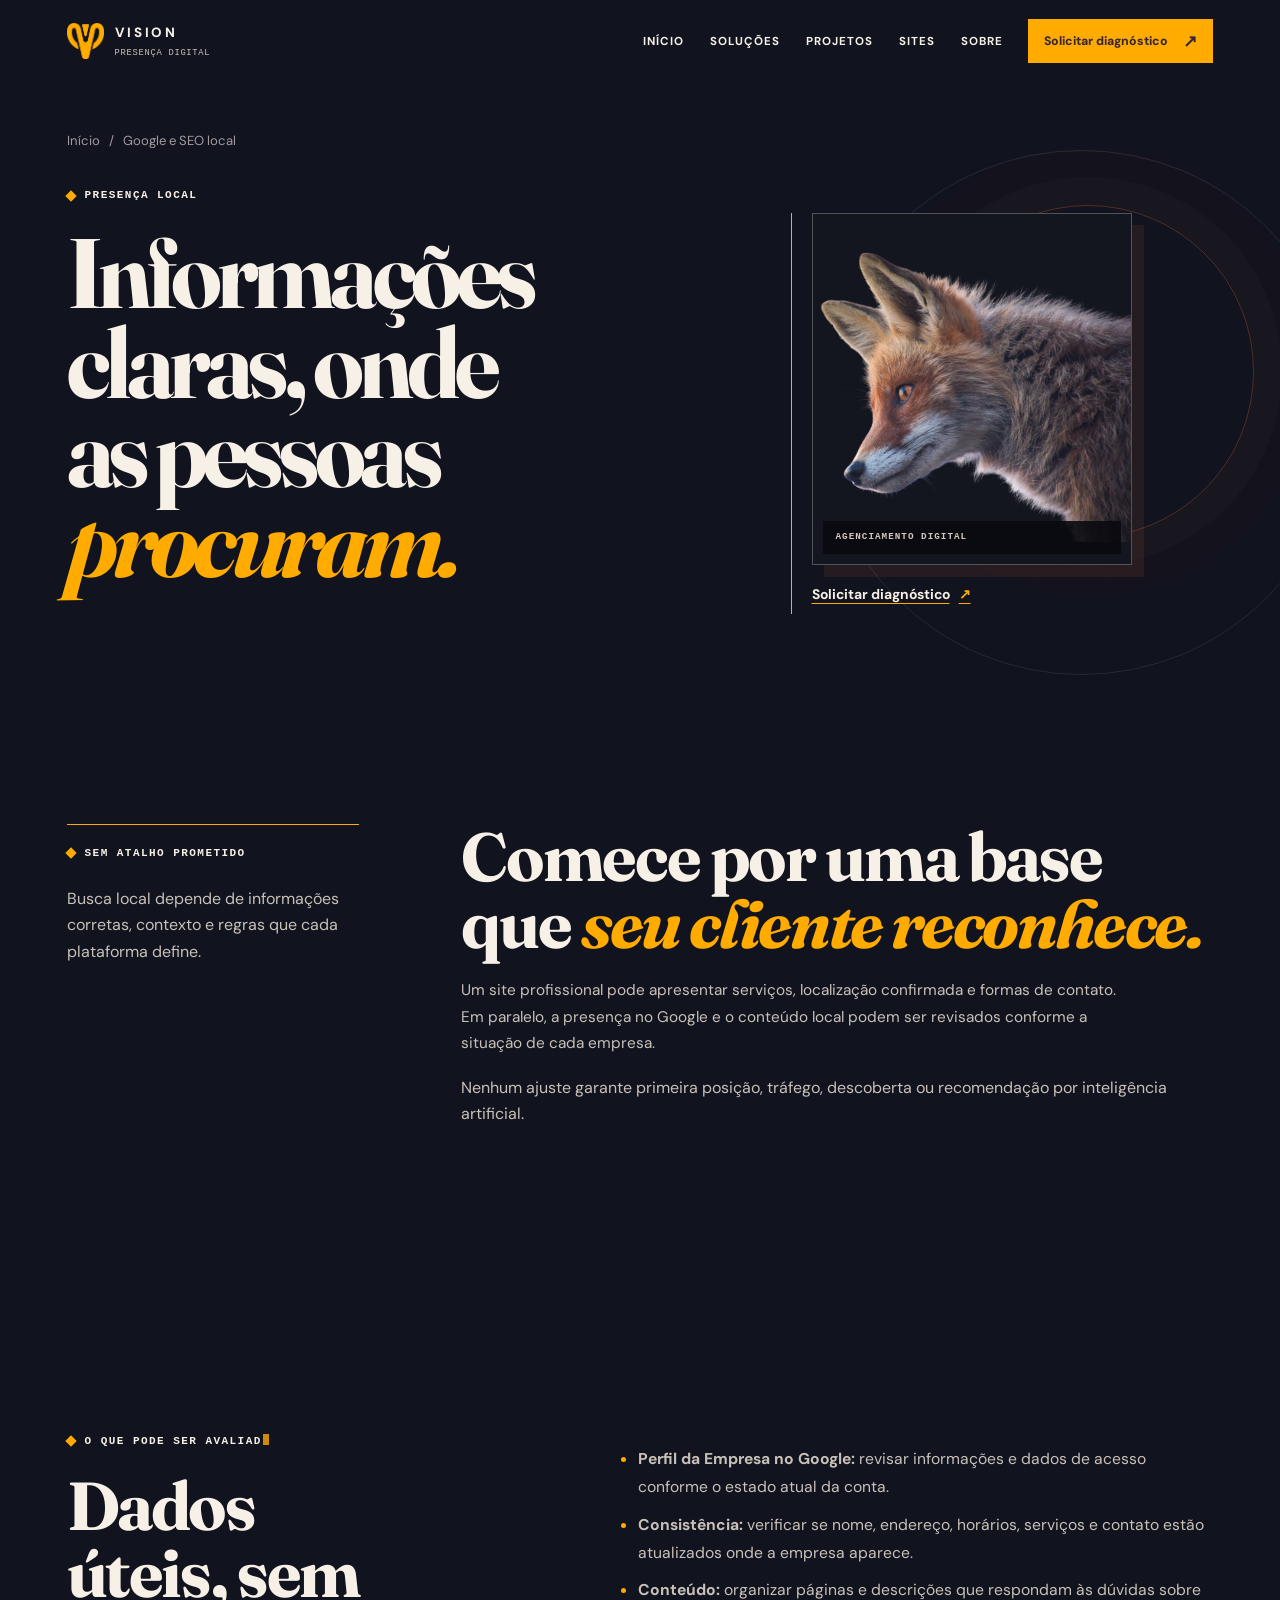
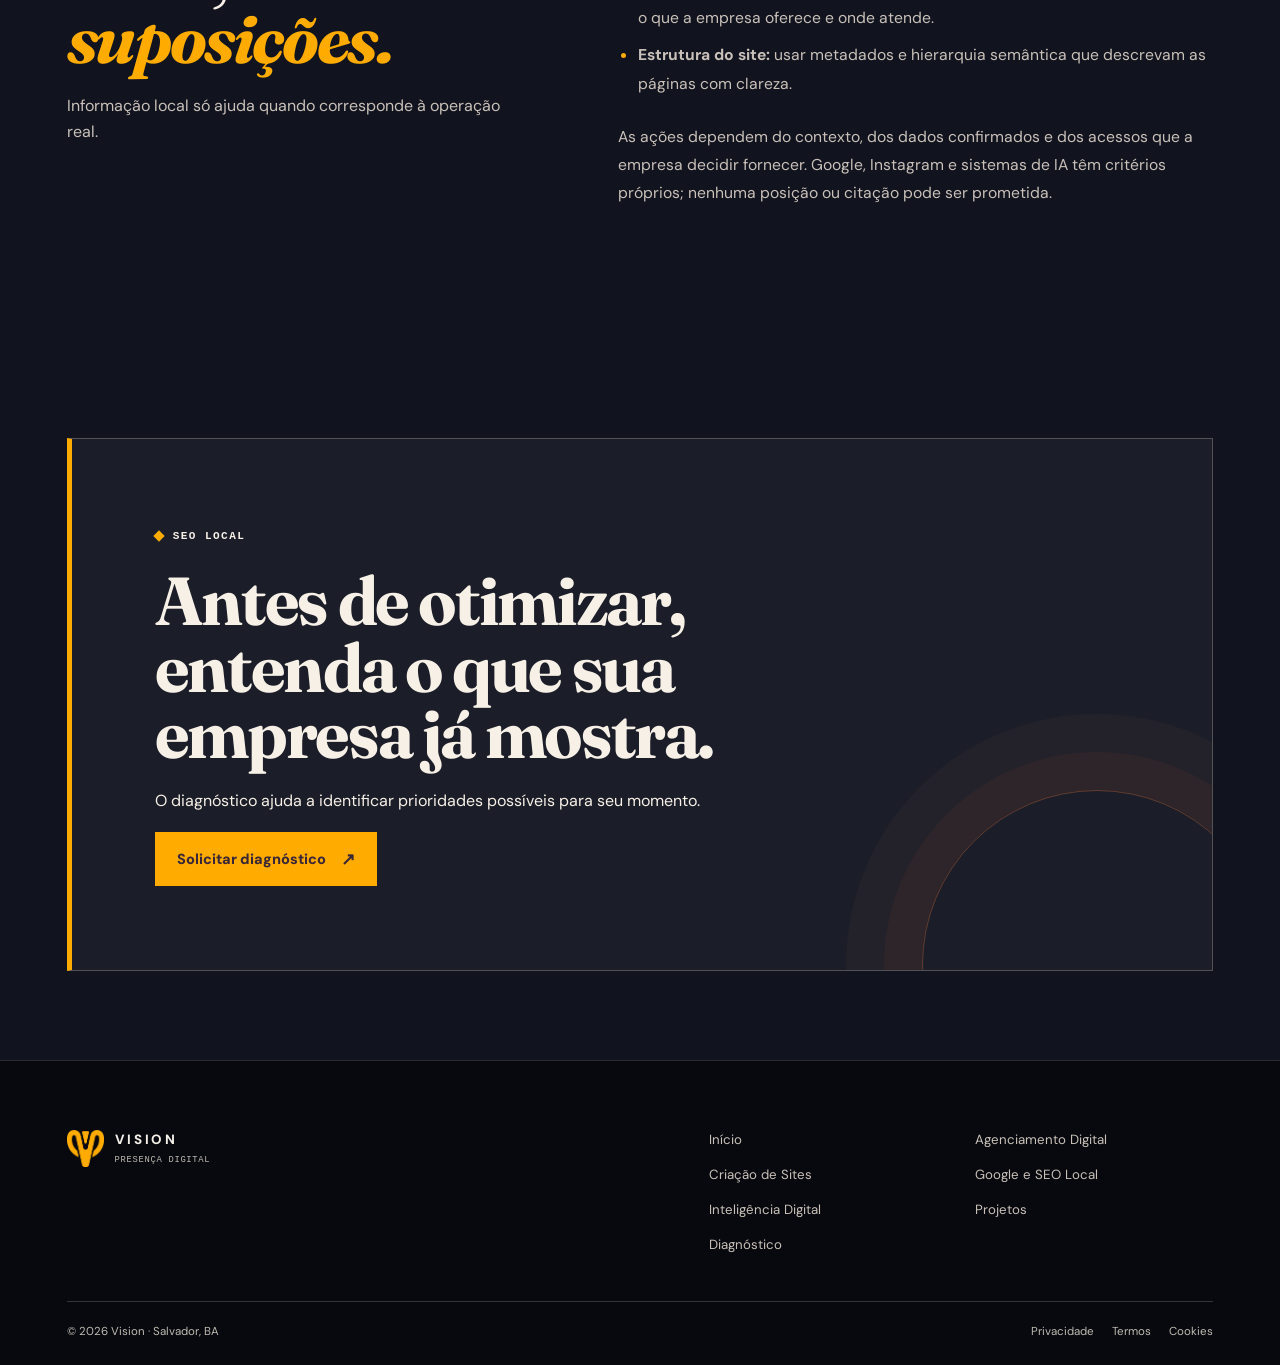
<file: seo-local/index.html>
<!doctype html>
<html lang="pt-BR">
<head>
  <meta charset="utf-8">
  <meta name="viewport" content="width=device-width, initial-scale=1">
  <title>Google e SEO local para negócios | Vision</title>
  <meta name="description" content="Organize informações locais e conteúdo do seu negócio para que as pessoas entendam o que você oferece e onde atua.">
  <meta name="keywords" content="Google, SEO local, presença local, negócios locais, Salvador, Vision">
  <meta name="theme-color" content="#090A10">

  <link rel="canonical" href="https://www.visionintelligence.com.br/seo-local/">
  <meta property="og:type" content="website">
  <meta property="og:site_name" content="Vision">
  <meta property="og:url" content="https://www.visionintelligence.com.br/seo-local/">
  <meta property="og:title" content="Google e SEO local para negócios | Vision">
  <meta property="og:description" content="Organize informações locais e conteúdo do seu negócio para que as pessoas entendam o que você oferece e onde atua.">
  <meta property="og:image" content="https://www.visionintelligence.com.br/assets/images/vision-symbol.png">
  <meta property="og:image:alt" content="Símbolo oficial da Vision">
  <meta name="twitter:card" content="summary_large_image">
  <meta name="twitter:title" content="Google e SEO local para negócios | Vision">
  <meta name="twitter:description" content="Organize informações locais e conteúdo do seu negócio para que as pessoas entendam o que você oferece e onde atua.">
  <meta name="twitter:image" content="https://www.visionintelligence.com.br/assets/images/vision-symbol.png">
  <meta name="twitter:image:alt" content="Símbolo oficial da Vision">
  <link rel="icon" type="image/png" href="/assets/images/vision-symbol.png">
  <link rel="preload" href="/assets/fonts/fraunces-variable-latin.woff2" as="font" type="font/woff2" crossorigin><link rel="preload" href="/assets/fonts/fraunces-variable-italic-latin.woff2" as="font" type="font/woff2" crossorigin>
  <link rel="stylesheet" href="/assets/css/fonts.css">
  <link rel="stylesheet" href="/assets/css/tokens.css">
  <link rel="stylesheet" href="/assets/css/base.css">
  <link rel="stylesheet" href="/assets/css/components.css">
  <link rel="stylesheet" href="/assets/css/layouts.css">
  <link rel="stylesheet" href="/assets/css/responsive.css">
  <link rel="stylesheet" href="/assets/css/motion.css">

</head>
<body data-page="seo" data-scene="night">
<a class="skip-link" href="#main">Pular para o conteúdo</a>
<header class="site-header">
  <div class="container site-header__inner">
    <a class="brand" href="/">
      <img class="brand__symbol" src="/assets/images/vision-symbol.png" alt="" width="35" height="35">
      <span><span class="brand__name">VISION</span><span class="brand__descriptor">presença digital</span></span>
    </a>
    <button class="menu-toggle" type="button" data-menu-toggle aria-expanded="false" aria-controls="primary-nav" aria-label="Abrir menu">
      <span class="menu-toggle__icon" aria-hidden="true"></span>
    </button>
    <nav class="primary-nav" id="primary-nav" data-primary-nav aria-label="Navegação principal">
      <a class="primary-nav__link" href="/">Início</a>
      <a class="primary-nav__link" href="/agenciamento-digital/">Soluções</a>
      <a class="primary-nav__link" href="/projetos/">Projetos</a>
      <a class="primary-nav__link" href="/criacao-de-sites/">Sites</a>
      <a class="primary-nav__link" href="/#sobre">Sobre</a>
      <a class="button button--small" href="/diagnostico/">Solicitar diagnóstico</a>
    </nav>
  </div>
</header>

<main id="main">
<section class="page-hero" aria-labelledby="local-title">
  <div class="container">
    <nav class="breadcrumbs" aria-label="Breadcrumb">
      <a href="/">Início</a>
      <span aria-hidden="true">/</span>
      <span aria-current="page">Google e SEO local</span>
    </nav>
    <div class="page-hero__grid">
      <div>
      <p class="eyebrow">
        <span class="typewriter" data-typewriter data-text="Presença Local" aria-hidden="true"></span>
      </p>
        <h1 id="local-title">Informações claras, onde as pessoas <span class="accent">procuram.</span>
        </h1>
      </div>

    <div class="page-hero__aside page-hero__aside--intelligence">
      <figure class="intelligence-hero-art">
        <img src="/assets/images/fox.webp" alt="Raposa olhando para o lado esquerdo." width="250" height="1200" fetchpriority="high" decoding="async">
        <figcaption>
          <span class="intelligence-hero-art__label">Agenciamento digital</span></figcaption>
        </figure>
        <a class="text-link" href="/diagnostico/">Solicitar diagnóstico</a>
    </div>

    </div>
  </div>
</section>

<section class="section" aria-labelledby="local-base-title">
  <div class="container section-intro">
  <div class="section-intro__aside">
  <p class="eyebrow">
    <span class="typewriter" data-typewriter data-text="Sem atalho prometido" aria-hidden="true"></span>
  </p>  
  <p>Busca local depende de informações corretas, contexto e regras que cada plataforma define.</p>
</div>
  <div>
    <h2 id="local-base-title">Comece por uma base que <span class="accent">seu cliente reconhece.</span>
    </h2>
    <p class="lede">Um site profissional pode apresentar serviços, localização confirmada e formas de contato. Em paralelo, a presença no Google e o conteúdo local podem ser revisados conforme a situação de cada empresa.</p>
    <p>Nenhum ajuste garante primeira posição, tráfego, descoberta ou recomendação por inteligência artificial.</p>
  </div>
</div>
</section>

<section class="section section-rule" aria-labelledby="local-details-title">
  <div class="container split-section">
    <div class="split-section__lead">
      <p class="eyebrow">
        <span class="typewriter" data-typewriter data-text="O que pode ser avaliado" aria-hidden="true"></span>
      </p>
      <h2 id="local-details-title">Dados úteis, sem <span class="accent">suposições.</span>
      </h2><p>Informação local só ajuda quando corresponde à operação real.</p>
    </div>
    <div class="service-content">
      <ul>
        <li><strong>Perfil da Empresa no Google:</strong> revisar informações e dados de acesso conforme o estado atual da conta.</li>
        <li><strong>Consistência:</strong> verificar se nome, endereço, horários, serviços e contato estão atualizados onde a empresa aparece.</li>
        <li><strong>Conteúdo:</strong> organizar páginas e descrições que respondam às dúvidas sobre o que a empresa oferece e onde atende.</li>
        <li><strong>Estrutura do site:</strong> usar metadados e hierarquia semântica que descrevam as páginas com clareza.</li>
      </ul>
      <p>As ações dependem do contexto, dos dados confirmados e dos acessos que a empresa decidir fornecer. Google, Instagram e sistemas de IA têm critérios próprios; nenhuma posição ou citação pode ser prometida.</p>
    </div>
  </div>
</section>

<section class="section section--compact">
  <div class="container cta-panel">
  <p class="eyebrow">
    <span class="typewriter" data-typewriter data-text="SEO local" aria-hidden="true"></span>
  </p>
    <h2>Antes de otimizar, entenda o que sua empresa já mostra.</h2>
    <p>O diagnóstico ajuda a identificar prioridades possíveis para seu momento.</p>
    <a class="button" href="/diagnostico/">Solicitar diagnóstico</a>
  </div>
</section>
</main>

<footer class="site-footer">
  <div class="container">
  <div class="site-footer__top">
  <div class="site-footer__identity">
    <a class="brand" href="/">
      <img class="brand__symbol" src="/assets/images/vision-symbol.png" alt="" width="35" height="35" loading="lazy" decoding="async">
      <span>
        <span class="brand__name">VISION</span>
        <span class="brand__descriptor">presença digital</span>
      </span>
    </a>
    <br>
    <br>
    <br>
    <span class="site-footer__company"></span>
  </div>
  <nav class="footer-nav" aria-label="Navegação do rodapé">
    <a href="/">Início</a>
    <a href="/agenciamento-digital/">Agenciamento Digital</a>
    <a href="/criacao-de-sites/">Criação de Sites</a>
    <a href="/seo-local/">Google e SEO Local</a>
    <a href="/inteligencia-digital/">Inteligência Digital</a>
    <a href="/projetos/">Projetos</a><a href="/diagnostico/">Diagnóstico</a>
  </nav>
</div>
<div class="site-footer__bottom">
  <span>© <span data-current-year>2026</span> Vision · Salvador, BA</span>
  <nav class="footer-legal" aria-label="Informações legais">
    <a href="/privacidade/">Privacidade</a>
    <a href="/termos/">Termos</a>
    <a href="/cookies/">Cookies</a>
  </nav>
</div>
</div>
</footer>

<script src="/assets/js/site.js" defer></script>
</body>
</html>
</file>
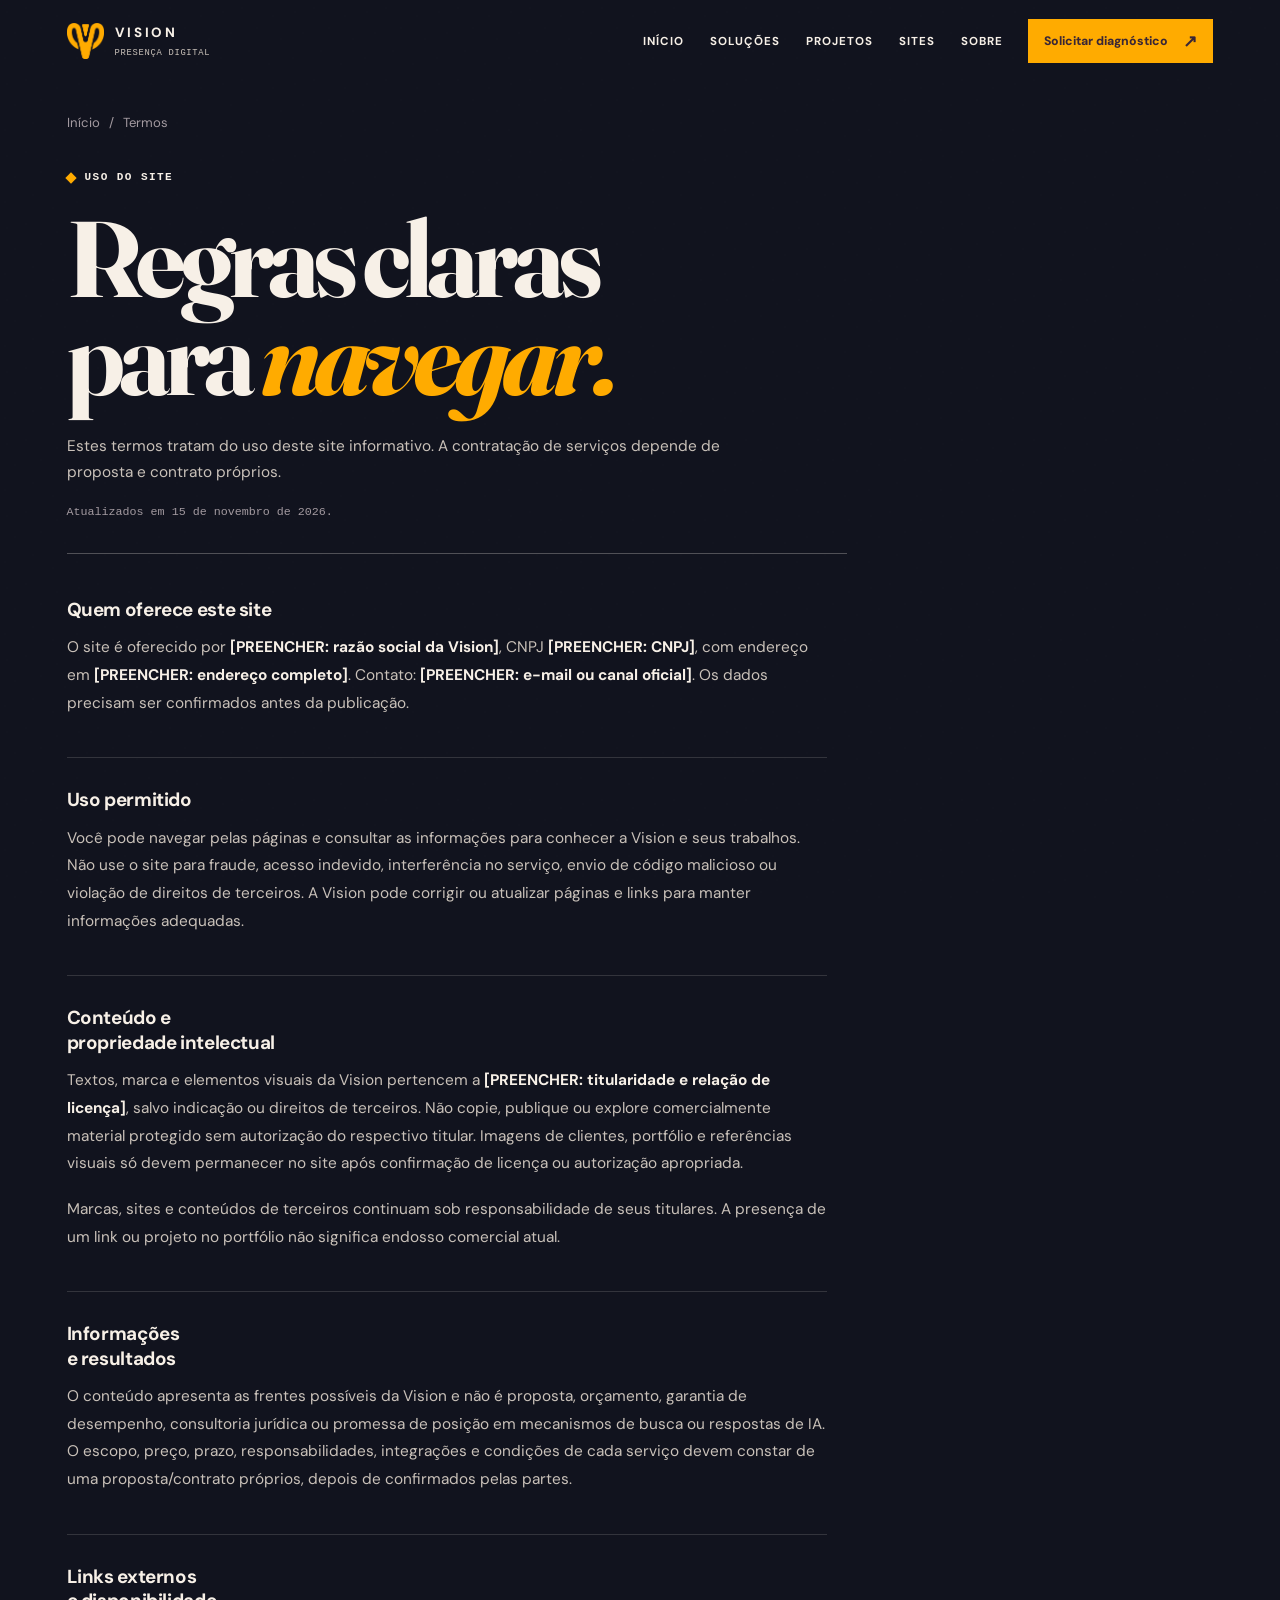
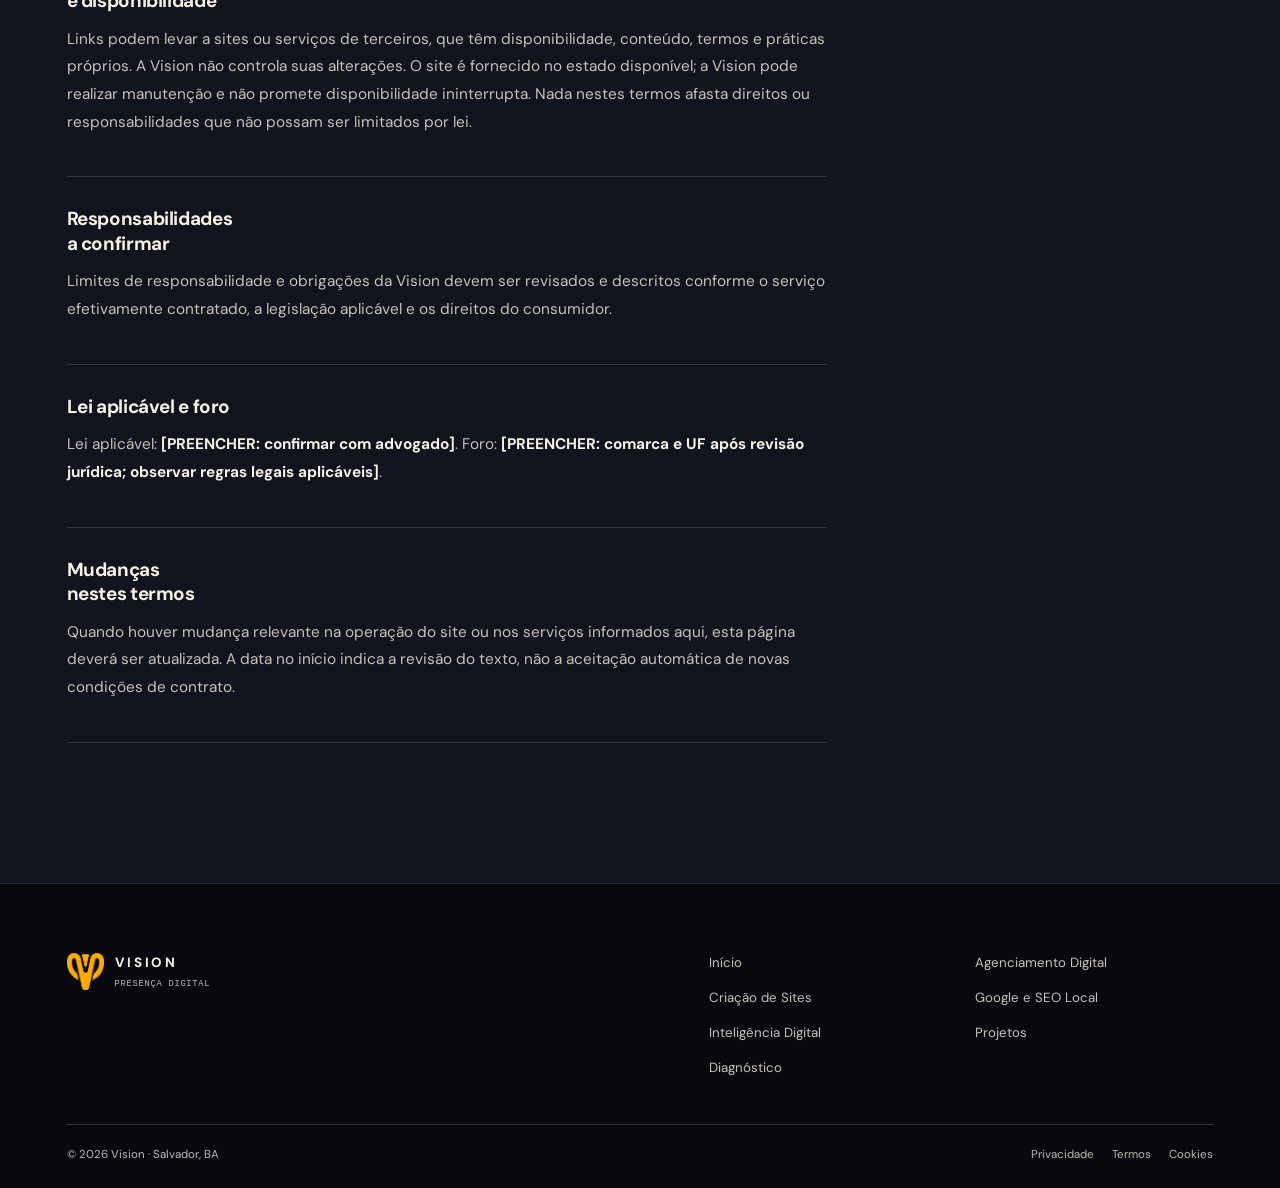
<file: termos/index.html>
<!doctype html>
<html lang="pt-BR">
<head>
  <meta charset="utf-8"><meta name="viewport" content="width=device-width, initial-scale=1">
  <meta name="description" content="Conheça as regras de uso, os limites do conteúdo e os cuidados com a propriedade intelectual no site da Vision.">
  <meta name="keywords" content="termos de uso, site Vision, propriedade intelectual, responsabilidade, foro">
  <meta name="theme-color" content="#090A10">
  <title>Termos de Uso do Site | Vision</title>
  <link rel="canonical" href="https://www.visionintelligence.com.br/termos/">
  <meta property="og:type" content="website"><meta property="og:site_name" content="Vision"><meta property="og:url" content="https://www.visionintelligence.com.br/termos/"><meta property="og:title" content="Termos de Uso do Site | Vision"><meta property="og:description" content="Conheça as regras de uso, os limites do conteúdo e os cuidados com a propriedade intelectual no site da Vision."><meta property="og:image" content="https://www.visionintelligence.com.br/assets/images/vision-symbol.png"><meta property="og:image:alt" content="Símbolo oficial da Vision">
  <meta name="twitter:card" content="summary_large_image"><meta name="twitter:title" content="Termos de Uso do Site | Vision"><meta name="twitter:description" content="Conheça as regras de uso, os limites do conteúdo e os cuidados com a propriedade intelectual no site da Vision."><meta name="twitter:image" content="https://www.visionintelligence.com.br/assets/images/vision-symbol.png"><meta name="twitter:image:alt" content="Símbolo oficial da Vision">
  <link rel="icon" type="image/png" href="/assets/images/vision-symbol.png"><link rel="preload" href="/assets/fonts/fraunces-variable-latin.woff2" as="font" type="font/woff2" crossorigin><link rel="preload" href="/assets/fonts/fraunces-variable-italic-latin.woff2" as="font" type="font/woff2" crossorigin>
  <link rel="stylesheet" href="/assets/css/fonts.css"><link rel="stylesheet" href="/assets/css/tokens.css"><link rel="stylesheet" href="/assets/css/base.css"><link rel="stylesheet" href="/assets/css/components.css"><link rel="stylesheet" href="/assets/css/layouts.css"><link rel="stylesheet" href="/assets/css/responsive.css">
  <link rel="stylesheet" href="/assets/css/motion.css">
</head>

<body data-page="legal" data-scene="night">
  <!-- Revisar com advogado antes de publicar -->
  <a class="skip-link" href="#main">Pular para o conteúdo</a>

  <header class="site-header">
    <div class="container site-header__inner">
      <a class="brand" href="/">
        <img class="brand__symbol" src="/assets/images/vision-symbol.png" alt="" width="35" height="35"><span>
          <span class="brand__name">VISION</span>
          <span class="brand__descriptor">presença digital</span>
        </span>
      </a>
      <button class="menu-toggle" type="button" data-menu-toggle aria-expanded="false" aria-controls="primary-nav" aria-label="Abrir menu">
        <span class="menu-toggle__icon" aria-hidden="true"></span>
      </button>
      <nav class="primary-nav" id="primary-nav" data-primary-nav aria-label="Navegação principal">
        <a class="primary-nav__link" href="/">Início</a>
        <a class="primary-nav__link" href="/agenciamento-digital/">Soluções</a>
        <a class="primary-nav__link" href="/projetos/">Projetos</a>
        <a class="primary-nav__link" href="/criacao-de-sites/">Sites</a>
        <a class="primary-nav__link" href="/#sobre">Sobre</a>
        <a class="button button--small" href="/diagnostico/">Solicitar diagnóstico</a>
      </nav>
    </div>
  </header>

  <main id="main" class="container legal-page">
    <nav class="breadcrumbs" aria-label="Breadcrumb">
      <a href="/">Início</a>
      <span aria-hidden="true">/</span>
      <span aria-current="page">Termos</span>
    </nav>

    <header class="legal-heading">
      <p class="eyebrow">
        <span class="typewriter" data-typewriter data-text="Uso do site" aria-hidden="true"></span>
      </p>
      <h1>Regras claras para <span class="accent">navegar.</span></h1>
      <p class="lede">Estes termos tratam do uso deste site informativo. A contratação de serviços depende de proposta e contrato próprios.</p>
      <p class="legal-updated">Atualizados em 15 de novembro de 2026.</p>
    </header>

    <div class="legal-content">
      <section aria-labelledby="titular">
        <h2 id="titular">Quem oferece este site</h2>
        <p>O site é oferecido por <strong>[PREENCHER: razão social da Vision]</strong>, CNPJ <strong>[PREENCHER: CNPJ]</strong>, com endereço em <strong>[PREENCHER: endereço completo]</strong>. Contato: <strong>[PREENCHER: e-mail ou canal oficial]</strong>. Os dados precisam ser confirmados antes da publicação.</p>
      </section>
      <section aria-labelledby="uso"><h2 id="uso">Uso permitido</h2>
        <p>Você pode navegar pelas páginas e consultar as informações para conhecer a Vision e seus trabalhos. Não use o site para fraude, acesso indevido, interferência no serviço, envio de código malicioso ou violação de direitos de terceiros. A Vision pode corrigir ou atualizar páginas e links para manter informações adequadas.</p>
      </section>
      <section aria-labelledby="conteudo">
        <h2 id="conteudo">Conteúdo e propriedade intelectual</h2>
        <p>Textos, marca e elementos visuais da Vision pertencem a <strong>[PREENCHER: titularidade e relação de licença]</strong>, salvo indicação ou direitos de terceiros. Não copie, publique ou explore comercialmente material protegido sem autorização do respectivo titular. Imagens de clientes, portfólio e referências visuais só devem permanecer no site após confirmação de licença ou autorização apropriada.</p>
        <p>Marcas, sites e conteúdos de terceiros continuam sob responsabilidade de seus titulares. A presença de um link ou projeto no portfólio não significa endosso comercial atual.</p></section>
      <section aria-labelledby="informacao">
        <h2 id="informacao">Informações e resultados</h2>
        <p>O conteúdo apresenta as frentes possíveis da Vision e não é proposta, orçamento, garantia de desempenho, consultoria jurídica ou promessa de posição em mecanismos de busca ou respostas de IA. O escopo, preço, prazo, responsabilidades, integrações e condições de cada serviço devem constar de uma proposta/contrato próprios, depois de confirmados pelas partes.</p>
      </section>
      <section aria-labelledby="externos">
        <h2 id="externos">Links externos e disponibilidade</h2>
        <p>Links podem levar a sites ou serviços de terceiros, que têm disponibilidade, conteúdo, termos e práticas próprios. A Vision não controla suas alterações. O site é fornecido no estado disponível; a Vision pode realizar manutenção e não promete disponibilidade ininterrupta. Nada nestes termos afasta direitos ou responsabilidades que não possam ser limitados por lei.</p>
      </section>
      <section aria-labelledby="responsabilidade">
        <h2 id="responsabilidade">Responsabilidades a confirmar</h2>
        <p>Limites de responsabilidade e obrigações da Vision devem ser revisados e descritos conforme o serviço efetivamente contratado, a legislação aplicável e os direitos do consumidor.</p>
      </section>
      <section aria-labelledby="lei-foro">
        <h2 id="lei-foro">Lei aplicável e foro</h2>
        <p>Lei aplicável: <strong>[PREENCHER: confirmar com advogado]</strong>. Foro: <strong>[PREENCHER: comarca e UF após revisão jurídica; observar regras legais aplicáveis]</strong>.</p>
      </section>
      <section aria-labelledby="mudancas">
        <h2 id="mudancas">Mudanças nestes termos</h2>
        <p>Quando houver mudança relevante na operação do site ou nos serviços informados aqui, esta página deverá ser atualizada. A data no início indica a revisão do texto, não a aceitação automática de novas condições de contrato.</p>
      </section>
    </div>
  </main>

<footer class="site-footer">
  <div class="container">
  <div class="site-footer__top">
  <div class="site-footer__identity">
    <a class="brand" href="/">
      <img class="brand__symbol" src="/assets/images/vision-symbol.png" alt="" width="35" height="35" loading="lazy" decoding="async">
      <span>
        <span class="brand__name">VISION</span>
        <span class="brand__descriptor">presença digital</span>
      </span>
    </a>
    <br>
    <br>
    <br>
    <span class="site-footer__company"></span>
  </div>
  <nav class="footer-nav" aria-label="Navegação do rodapé">
    <a href="/">Início</a>
    <a href="/agenciamento-digital/">Agenciamento Digital</a>
    <a href="/criacao-de-sites/">Criação de Sites</a>
    <a href="/seo-local/">Google e SEO Local</a>
    <a href="/inteligencia-digital/">Inteligência Digital</a>
    <a href="/projetos/">Projetos</a><a href="/diagnostico/">Diagnóstico</a>
  </nav>
</div>
<div class="site-footer__bottom">
  <span>© <span data-current-year>2026</span> Vision · Salvador, BA</span>
  <nav class="footer-legal" aria-label="Informações legais">
    <a href="/privacidade/">Privacidade</a>
    <a href="/termos/">Termos</a>
    <a href="/cookies/">Cookies</a>
  </nav>
</div>
</div>
</footer>

<script src="/assets/js/site.js" defer></script>
</body>
</html>
</file>
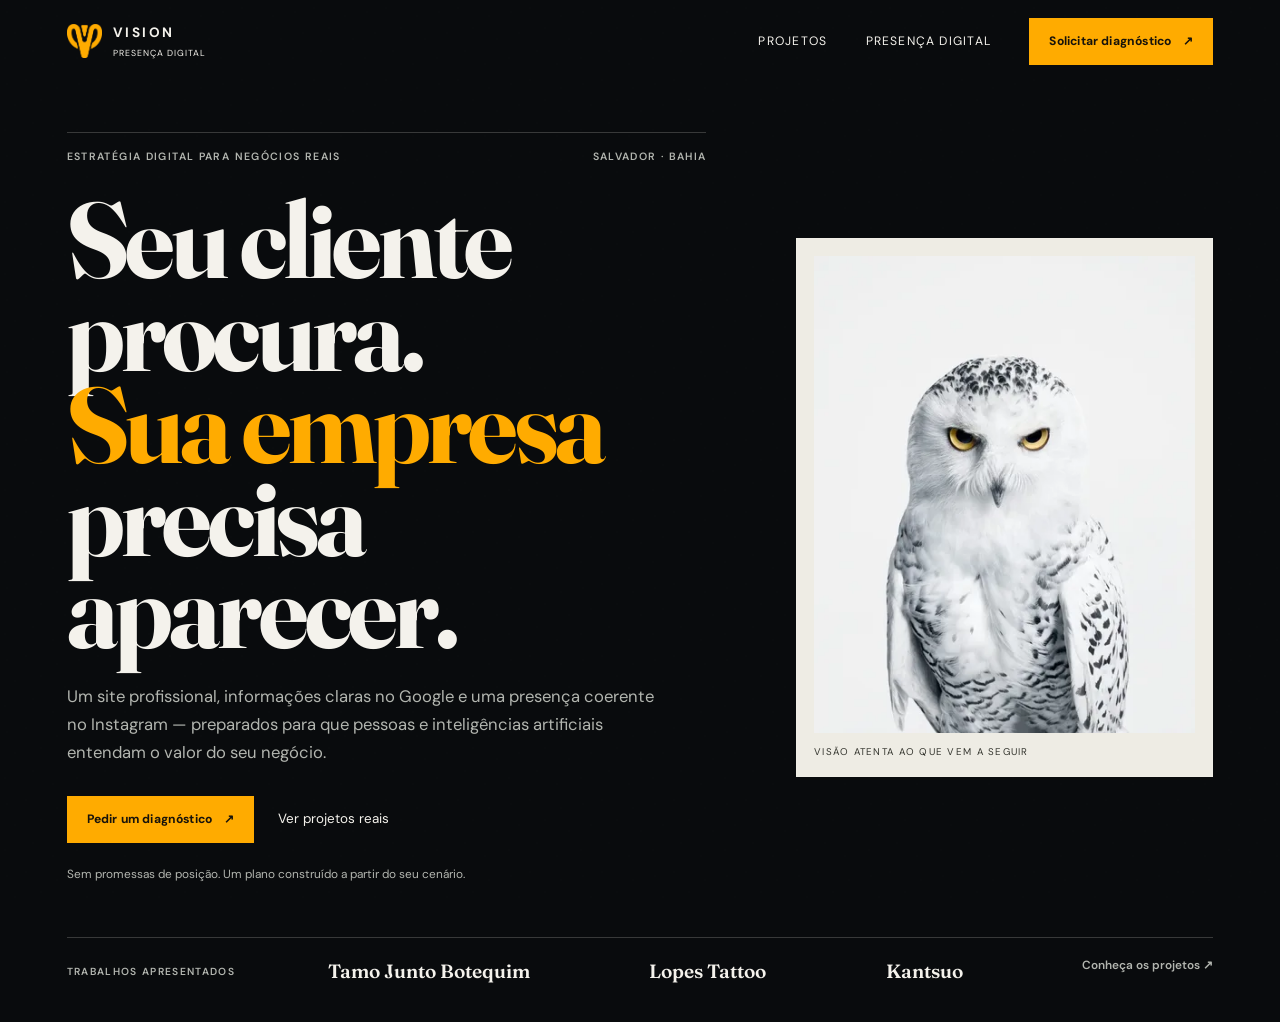
<file: prototipos/prototipo-a.html>
<!doctype html>
<html lang="pt-BR" data-prototype="dark">
<head>
  <meta charset="utf-8">
  <meta name="viewport" content="width=device-width, initial-scale=1">
  <meta name="robots" content="noindex,nofollow">
  <meta name="description" content="Protótipo A da primeira dobra da Vision: direção editorial escura com acento âmbar.">
  <title>Protótipo A — Vision, presença digital</title>
  <link rel="stylesheet" href="../assets/css/fonts.css">
  <link rel="stylesheet" href="../assets/css/tokens.css">
  <link rel="stylesheet" href="prototipos.css">
</head>
<body class="prototype prototype--dark">
  <a class="skip-link" href="#main">Pular para o conteúdo</a>
  <header class="prototype-header">
    <div class="prototype-container prototype-header__inner">
      <a class="prototype-brand" href="#main"><img src="../assets/images/vision-symbol.png" width="35" height="35" alt=""><span><strong>VISION</strong><small>presença digital</small></span></a>
      <nav class="prototype-nav" aria-label="Navegação principal"><a href="#projetos">Projetos</a><a href="#presenca">Presença digital</a><a class="prototype-button" href="../diagnostico/">Solicitar diagnóstico <span aria-hidden="true">↗</span></a></nav>
    </div>
  </header>
  <main id="main">
    <section class="prototype-hero">
      <div class="prototype-container prototype-hero__grid">
        <div class="prototype-copy">
          <p class="prototype-eyebrow"><span>Estratégia digital para negócios reais</span><span>Salvador · Bahia</span></p>
          <h1>Seu cliente procura.<br><em>Sua empresa</em><br>precisa aparecer.</h1>
          <p class="prototype-lede" id="presenca">Um site profissional, informações claras no Google e uma presença coerente no Instagram — preparados para que pessoas e inteligências artificiais entendam o valor do seu negócio.</p>
          <div class="prototype-actions"><a class="prototype-button" href="../diagnostico/">Pedir um diagnóstico <span aria-hidden="true">↗</span></a><a class="prototype-text-link" href="#projetos">Ver projetos reais</a></div>
          <p class="prototype-disclaimer">Sem promessas de posição. Um plano construído a partir do seu cenário.</p>
        </div>
        <figure class="prototype-art prototype-art--owl">
          <img src="../assets/images/reference-owl.webp" width="420" height="525" alt="Coruja branca em fundo claro, imagem de referência fornecida para o conceito visual" fetchpriority="high">
          <figcaption>VISÃO ATENTA AO QUE VEM A SEGUIR</figcaption>
        </figure>
      </div>
      <div class="prototype-container prototype-proof" id="projetos">
        <p>Trabalhos apresentados</p>
        <div><a href="https://tamojuntobotequim.com.br/" target="_blank" rel="noopener noreferrer">Tamo Junto Botequim</a><a href="https://kfezin.github.io/lopes-tattoo-site/index.html" target="_blank" rel="noopener noreferrer">Lopes Tattoo</a><a href="https://kfezin.github.io/sitekantsuo/" target="_blank" rel="noopener noreferrer">Kantsuo</a><a href="../projetos/">Conheça os projetos <span aria-hidden="true">↗</span></a></div>
      </div>
    </section>
  </main>
</body>
</html>
</file>
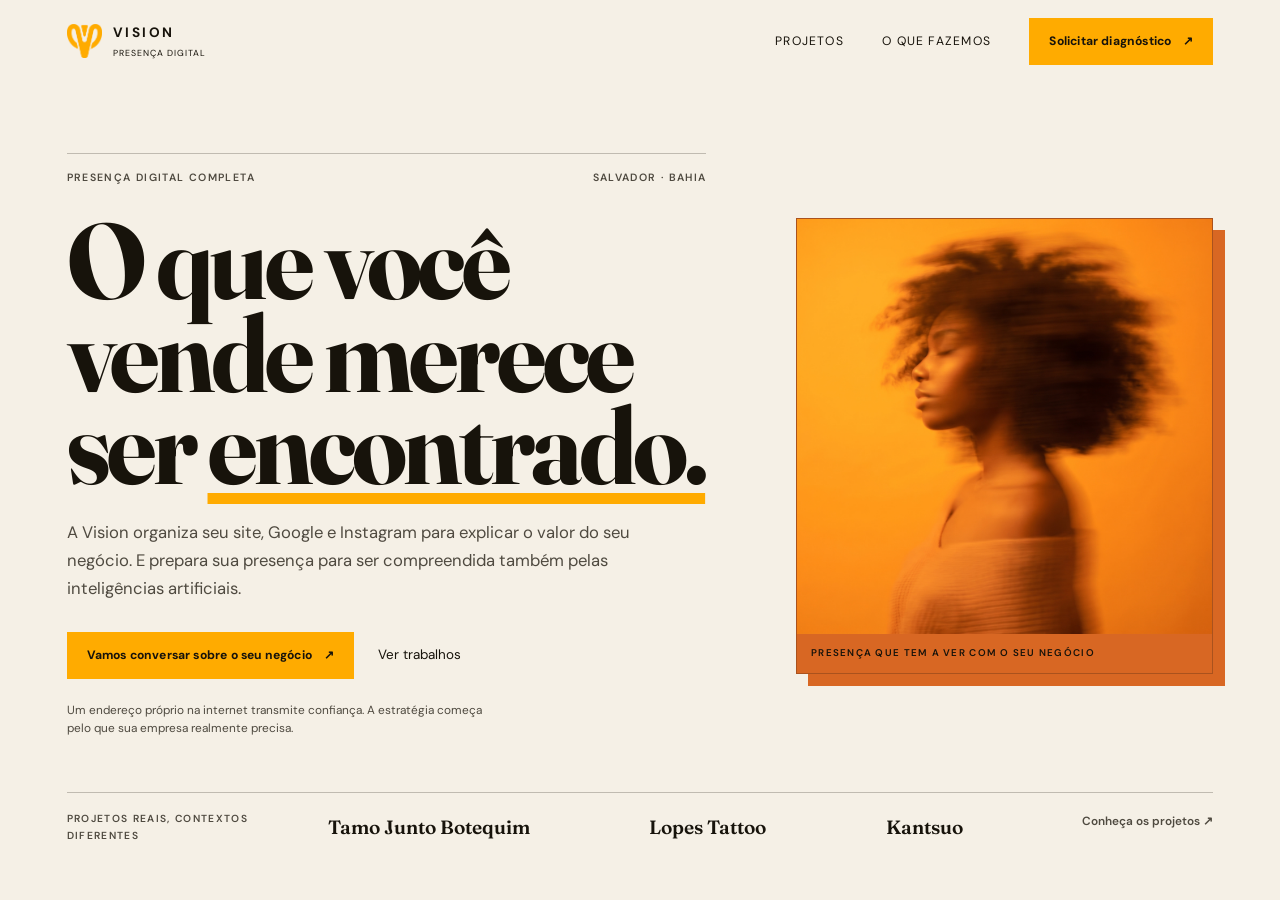
<file: prototipos/prototipo-b.html>
<!doctype html>
<html lang="pt-BR" data-prototype="paper">
<head>
  <meta charset="utf-8">
  <meta name="viewport" content="width=device-width, initial-scale=1">
  <meta name="robots" content="noindex,nofollow">
  <meta name="description" content="Protótipo B da primeira dobra da Vision: linguagem clara, editorial e papel com acento âmbar.">
  <title>Protótipo B — Vision, presença digital</title>
  <link rel="stylesheet" href="../assets/css/fonts.css">
  <link rel="stylesheet" href="../assets/css/tokens.css">
  <link rel="stylesheet" href="prototipos.css">
</head>
<body class="prototype prototype--paper">
  <a class="skip-link" href="#main">Pular para o conteúdo</a>
  <header class="prototype-header">
    <div class="prototype-container prototype-header__inner">
      <a class="prototype-brand" href="#main"><img src="../assets/images/vision-symbol.png" width="35" height="35" alt=""><span><strong>VISION</strong><small>presença digital</small></span></a>
      <nav class="prototype-nav" aria-label="Navegação principal"><a href="#projetos">Projetos</a><a href="#presenca">O que fazemos</a><a class="prototype-button" href="../diagnostico/">Solicitar diagnóstico <span aria-hidden="true">↗</span></a></nav>
    </div>
  </header>
  <main id="main">
    <section class="prototype-hero">
      <div class="prototype-container prototype-hero__grid">
        <div class="prototype-copy">
          <p class="prototype-eyebrow"><span>Presença digital completa</span><span>Salvador · Bahia</span></p>
          <h1>O que você vende merece ser <em>encontrado.</em></h1>
          <p class="prototype-lede" id="presenca">A Vision organiza seu site, Google e Instagram para explicar o valor do seu negócio. E prepara sua presença para ser compreendida também pelas inteligências artificiais.</p>
          <div class="prototype-actions"><a class="prototype-button" href="../diagnostico/">Vamos conversar sobre o seu negócio <span aria-hidden="true">↗</span></a><a class="prototype-text-link" href="#projetos">Ver trabalhos</a></div>
          <p class="prototype-disclaimer">Um endereço próprio na internet transmite confiança. A estratégia começa pelo que sua empresa realmente precisa.</p>
        </div>
        <figure class="prototype-art prototype-art--woman">
          <img src="../assets/images/reference-woman-orange.webp" width="420" height="420" alt="Retrato editorial feminino em tons quentes, contra fundo laranja, imagem de referência fornecida" fetchpriority="high">
          <figcaption>PRESENÇA QUE TEM A VER COM O SEU NEGÓCIO</figcaption>
        </figure>
      </div>
      <div class="prototype-container prototype-proof" id="projetos">
        <p>Projetos reais, contextos diferentes</p>
        <div><a href="https://tamojuntobotequim.com.br/" target="_blank" rel="noopener noreferrer">Tamo Junto Botequim</a><a href="https://kfezin.github.io/lopes-tattoo-site/index.html" target="_blank" rel="noopener noreferrer">Lopes Tattoo</a><a href="https://kfezin.github.io/sitekantsuo/" target="_blank" rel="noopener noreferrer">Kantsuo</a><a href="../projetos/">Conheça os projetos <span aria-hidden="true">↗</span></a></div>
      </div>
    </section>
  </main>
</body>
</html>
</file>
<file: assets/css/fonts.css>
@font-face {
  font-family: "Fraunces";
  font-style: normal;
  font-weight: 600 800;
  font-display: swap;
  src: url("../fonts/fraunces-variable-latin-ext.woff2") format("woff2");
  unicode-range: U+0100-02BA, U+02BD-02C5, U+02C7-02CC, U+02CE-02D7, U+02DD-02FF, U+0304, U+0308, U+0329, U+1D00-1DBF, U+1E00-1E9F, U+1EF2-1EFF, U+2020, U+20A0-20AB, U+20AD-20C4, U+2113, U+2C60-2C7F, U+A720-A7FF;
}

@font-face {
  font-family: "Fraunces";
  font-style: normal;
  font-weight: 600 800;
  font-display: swap;
  src: url("../fonts/fraunces-variable-latin.woff2") format("woff2");
  unicode-range: U+0000-00FF, U+0131, U+0152-0153, U+02BB-02BC, U+02C6, U+02DA, U+02DC, U+0304, U+0308, U+0329, U+2000-206F, U+20AC, U+2122, U+2191, U+2193, U+2212, U+2215, U+FEFF, U+FFFD;
}

@font-face {
  font-family: "Fraunces";
  font-style: italic;
  font-weight: 600 800;
  font-display: swap;
  src: url("../fonts/fraunces-variable-italic-latin-ext.woff2") format("woff2");
  unicode-range: U+0100-02BA, U+02BD-02C5, U+02C7-02CC, U+02CE-02D7, U+02DD-02FF, U+0304, U+0308, U+0329, U+1D00-1DBF, U+1E00-1E9F, U+1EF2-1EFF, U+2020, U+20A0-20AB, U+20AD-20C4, U+2113, U+2C60-2C7F, U+A720-A7FF;
}

@font-face {
  font-family: "Fraunces";
  font-style: italic;
  font-weight: 600 800;
  font-display: swap;
  src: url("../fonts/fraunces-variable-italic-latin.woff2") format("woff2");
  unicode-range: U+0000-00FF, U+0131, U+0152-0153, U+02BB-02BC, U+02C6, U+02DA, U+02DC, U+0304, U+0308, U+0329, U+2000-206F, U+20AC, U+2122, U+2191, U+2193, U+2212, U+2215, U+FEFF, U+FFFD;
}

@font-face {
  font-family: "DM Sans";
  font-style: normal;
  font-weight: 100 900;
  font-display: swap;
  src: url("../fonts/dm-sans-variable-latin-ext.woff2") format("woff2");
  unicode-range: U+0100-02BA, U+02BD-02C5, U+02C7-02CC, U+02CE-02D7, U+02DD-02FF, U+0304, U+0308, U+0329, U+1D00-1DBF, U+1E00-1E9F, U+1EF2-1EFF, U+2020, U+20A0-20AB, U+20AD-20C4, U+2113, U+2C60-2C7F, U+A720-A7FF;
}

@font-face {
  font-family: "DM Sans";
  font-style: normal;
  font-weight: 100 900;
  font-display: swap;
  src: url("../fonts/dm-sans-variable-latin.woff2") format("woff2");
  unicode-range: U+0000-00FF, U+0131, U+0152-0153, U+02BB-02BC, U+02C6, U+02DA, U+02DC, U+0304, U+0308, U+0329, U+2000-206F, U+20AC, U+2122, U+2191, U+2193, U+2212, U+2215, U+FEFF, U+FFFD;
}
</file>
<file: assets/css/tokens.css>
:root {
  color-scheme: dark;
  --color-bg: #11131e;
  --color-surface: #13161E;
  --color-surface-raised: #1B1E28;
  --color-surface-soft: #24222B;
  --color-text: #F4EFE8;
  --color-muted: #C9C1B9;
  --color-subtle: #A39AA0;
  --color-orange: #ffab00;
  --color-accent: var(--color-orange);
  --color-ink: #F7F0E7;
  --color-ink-inverse: #111014;
  --color-border: rgba(244, 239, 232, 0.15);
  --color-border-strong: rgba(244, 239, 232, 0.28);
  --color-success: #83C99A;
  --color-focus: #ffab00;
  --font-display: "Fraunces", Georgia, serif;
  --font-sans: "DM Sans", Inter, "Aptos", "Segoe UI", Arial, sans-serif;
  --font-mono: "SFMono-Regular", Consolas, "Liberation Mono", monospace;
  --container: 1380px;
  --page-gutter: clamp(22px, 5.2vw, 84px);
  --space-section: clamp(84px, 11vw, 164px);
  --radius-sm: 0;
  --radius-md: 2px;
  --radius-lg: 10px;
  --shadow-card: 0 24px 80px rgba(0, 0, 0, 0.26);
  --shadow-glass: 0 20px 60px rgba(0, 0, 0, 0.34);
  --transition-fast: 180ms cubic-bezier(.2,.7,.2,1);
  --transition-scene: 850ms cubic-bezier(.2,.7,.15,1);
  --glass-bg: rgba(18, 20, 29, 0.72);
  --glass-border: rgba(255, 248, 239, 0.22);
  --native-scheme: dark;
  --prototype-bg: var(--color-bg);
  --prototype-surface: var(--color-surface);
  --prototype-ink: var(--color-text);
  --prototype-muted: var(--color-muted);
  --prototype-border: var(--color-border);
}

body[data-scene="plum"] {
  --color-bg: #110C17;
  --color-surface: #1A1421;
  --color-surface-raised: #241B2A;
  --color-surface-soft: #2B202D;
  --color-text: #F6EEE8;
  --color-muted: #C8BAC1;
  --color-subtle: #A897A2;
  --color-ink: #F6EEE8;
  --color-border: rgba(246, 238, 232, 0.16);
  --color-border-strong: rgba(246, 238, 232, 0.29);
  --glass-bg: rgba(25, 17, 31, 0.74);
}

body[data-scene="smoke"] {
  --color-bg: #121821;
  --color-surface: #19212B;
  --color-surface-raised: #222D38;
  --color-surface-soft: #293642;
  --color-text: #F0F0E9;
  --color-muted: #BEC6C8;
  --color-subtle: #9BA8AB;
  --color-ink: #F0F0E9;
  --color-border: rgba(240, 240, 233, 0.16);
  --color-border-strong: rgba(240, 240, 233, 0.29);
  --glass-bg: rgba(19, 28, 38, 0.76);
}

body[data-scene="paper"] {
  color-scheme: light;
  --native-scheme: light;
  --color-bg: #E8DED0;
  --color-surface: #F4EBDD;
  --color-surface-raised: #DCCDBD;
  --color-surface-soft: #D3C2B1;
  --color-text: #241A18;
  --color-muted: #4C403B;
  --color-subtle: #675852;
  --color-ink: #211715;
  --color-ink-inverse: #F7F0E7;
  --color-border: rgba(36, 26, 24, 0.17);
  --color-border-strong: rgba(36, 26, 24, 0.32);
  --color-focus: #612217;
  --glass-bg: rgba(250, 242, 232, 0.78);
  --glass-border: rgba(47, 30, 24, 0.18);
  --shadow-card: 0 22px 70px rgba(66, 40, 26, 0.12);
  --shadow-glass: 0 18px 55px rgba(66, 40, 26, 0.15);
}

body[data-scene="ember"] {
  --color-bg: #351819;
  --color-surface: #451F1D;
  --color-surface-raised: #522520;
  --color-surface-soft: #622B22;
  --color-text: #FFF1E6;
  --color-muted: #E5C9BA;
  --color-subtle: #D4AA98;
  --color-ink: #FFF1E6;
  --color-border: rgba(255, 241, 230, 0.2);
  --color-border-strong: rgba(255, 241, 230, 0.34);
  --glass-bg: rgba(69, 31, 29, 0.78);
}

:root[data-prototype="paper"] {
  --prototype-bg: #E8DED0;
  --prototype-surface: #F4EBDD;
  --prototype-ink: #241A18;
  --prototype-muted: #4C403B;
  --prototype-border: rgba(36, 26, 24, 0.17);
}

:root[data-prototype="dark"] {
  --prototype-bg: #090A10;
  --prototype-surface: #13161E;
  --prototype-ink: #F4EFE8;
  --prototype-muted: #C9C1B9;
  --prototype-border: rgba(244, 239, 232, 0.2);
}
</file>
<file: assets/css/base.css>
*,
*::before,
*::after { box-sizing: border-box; }

html {
  color-scheme: var(--native-scheme, dark);
  scroll-behavior: smooth;
  scroll-padding-top: 96px;
  background: var(--color-bg);
}

body {
  position: relative;
  isolation: isolate;
  min-width: 320px;
  margin: 0;
  overflow-x: hidden;
  background: var(--color-bg);
  color: var(--color-text);
  font-family: var(--font-sans);
  font-size: 16px;
  line-height: 1.65;
  -webkit-font-smoothing: antialiased;
  text-rendering: optimizeLegibility;
  transition: background-color var(--transition-scene), color var(--transition-scene);
}

body::before {
  position: fixed;
  z-index: -1;
  inset: 0;
  background: url("/assets/images/paper-grain.svg") repeat;
  content: "";
  opacity: 0.035;
  pointer-events: none;
  mix-blend-mode: screen;
}

body[data-scene="paper"]::before { opacity: 0.11; mix-blend-mode: multiply; }

body, button, input, select, textarea { font-family: var(--font-sans); }
img, svg { display: block; max-width: 100%; }
img { height: auto; }
button, input, select, textarea { font: inherit; }
button, a, input, select, textarea { -webkit-tap-highlight-color: transparent; }
a { color: inherit; text-decoration: none; }

::selection { background: var(--color-orange); color: var(--color-ink-inverse); }
:focus-visible { outline: 3px solid var(--color-focus); outline-offset: 4px; }

h1, h2, h3, p, figure { margin-top: 0; }
h1, h2, h3 {
  color: var(--color-ink);
  font-family: var(--font-display);
  font-variation-settings: "SOFT" 55, "WONK" 1;
  font-weight: 700;
  letter-spacing: -0.035em;
  line-height: 0.98;
  text-wrap: balance;
}
h1 {
  max-width: 12ch;
  margin-bottom: 27px;
  font-size: clamp(3.65rem, 8.4vw, 8.5rem);
  line-height: 0.91;
  letter-spacing: -0.055em;
}
h2 {
  max-width: 17ch;
  margin-bottom: 20px;
  font-size: clamp(2.55rem, 5.3vw, 5.5rem);
  line-height: 0.98;
}
h3 {
  margin-bottom: 12px;
  font-size: clamp(1.55rem, 2.2vw, 2.2rem);
  line-height: 1.05;
}
p { margin-bottom: 18px; color: var(--color-muted); }
ul, ol { padding-left: 1.25rem; }
li::marker { color: var(--color-orange); }

.container { width: min(calc(100% - var(--page-gutter) * 2), var(--container)); margin-inline: auto; }
.container--narrow { width: min(calc(100% - var(--page-gutter) * 2), 860px); margin-inline: auto; }
.section { position: relative; padding-block: var(--space-section); }
.section--compact { padding-block: clamp(55px, 7vw, 98px); }
.section-rule { border-top: 0; }

.eyebrow, .kicker, .meta-label {
  color: var(--color-subtle);
  font-family: var(--font-mono);
  font-size: 0.69rem;
  font-weight: 600;
  letter-spacing: 0.13em;
  line-height: 1.5;
  text-transform: uppercase;
}
.eyebrow { display: inline-flex; align-items: center; gap: 10px; margin-bottom: 24px; }
.eyebrow::before { width: 8px; height: 8px; flex: 0 0 auto; background: var(--color-orange); content: ""; transform: rotate(45deg); }
.accent { color: var(--color-orange); font-style: italic; font-weight: 700; }
body[data-scene="paper"] .accent { color: var(--color-text); text-decoration: underline; text-decoration-color: var(--color-orange); text-decoration-thickness: 0.09em; text-underline-offset: 0.12em; }
.lede { max-width: 60ch; font-size: clamp(.90rem, 1.2vw, 1.27rem); line-height: 1.72; }
.muted { color: var(--color-muted); }

.visually-hidden {
  position: absolute;
  width: 1px;
  height: 1px;
  overflow: hidden;
  clip: rect(0, 0, 0, 0);
  white-space: nowrap;
  clip-path: inset(50%);
}
.skip-link {
  position: fixed;
  z-index: 1000;
  top: 10px;
  left: 10px;
  padding: 11px 16px;
  transform: translateY(-160%);
  border: 2px solid var(--color-ink-inverse);
  background: var(--color-orange);
  color: var(--color-ink-inverse);
  font-weight: 800;
}

.site-hero-art {
  
  margin: 24px 0 30px  0;
  max-width: 420px;
  aspect-ratio: 5 / 3;
  overflow: hidden;
  border: 1px solid var(--color-border-strong);
  box-shadow: 12px 12px 0 rgba(244, 122, 64, .09);
}
.site-hero-art img { display: block; width: 100%; height: 100%; object-fit: cover; }

.skip-link:focus { transform: translateY(0); }

.breadcrumbs { display: flex; flex-wrap: wrap; align-items: center; gap: 9px; margin-bottom: 30px; color: var(--color-subtle); font-size: 0.82rem; }
.breadcrumbs a { text-decoration: underline; text-decoration-color: transparent; text-underline-offset: 3px; }
.breadcrumbs a:hover { color: var(--color-ink); text-decoration-color: var(--color-orange); }

@media (prefers-reduced-motion: reduce) {
  *, *::before, *::after { scroll-behavior: auto !important; animation-duration: 0.01ms !important; animation-iteration-count: 1 !important; transition-duration: 0.01ms !important; }
}
</file>
<file: assets/css/components.css>
.site-header {
  position: sticky;
  z-index: 100;
  top: 0;
  margin-bottom: -82px;
  border: 0;
  background: transparent;
}
.site-header__inner { position: relative; display: flex; min-height: 82px; align-items: center; justify-content: space-between; gap: 26px; }
.brand { display: inline-flex; flex: 0 0 auto; align-items: center; gap: 11px; min-width: 0; color: var(--color-ink); }
.brand__symbol { width: 37px; height: 37px; object-fit: contain; }
.brand__name { display: block; color: var(--color-ink); font-size: 0.84rem; font-weight: 800; letter-spacing: 0.2em; }
.brand__descriptor { display: block; margin-top: 2px; color: var(--color-muted); font-family: var(--font-mono); font-size: 0.55rem; letter-spacing: 0.08em; text-transform: uppercase; }
.primary-nav { display: flex; align-items: center; gap: clamp(14px, 2vw, 30px); }
.primary-nav__link { position: relative; padding-block: 10px; color: var(--color-ink); font-size: 0.72rem; font-weight: 700; letter-spacing: 0.09em; text-transform: uppercase; }
.primary-nav__link::after { position: absolute; right: 0; bottom: 3px; left: 0; height: 1px; transform: scaleX(0); transform-origin: left; background: var(--color-orange); content: ""; transition: transform var(--transition-fast); }
.primary-nav__link:hover::after, .primary-nav__link[aria-current="page"]::after { transform: scaleX(1); }
.primary-nav__link:hover, .primary-nav__link[aria-current="page"] { color: var(--color-ink); }
.menu-toggle { display: none; width: 46px; height: 46px; align-items: center; justify-content: center; border: 1px solid var(--color-border-strong); background: var(--glass-bg); color: var(--color-ink); cursor: pointer; backdrop-filter: blur(12px); }
.menu-toggle__icon, .menu-toggle__icon::before, .menu-toggle__icon::after { display: block; width: 18px; height: 2px; background: currentColor; content: ""; transition: transform var(--transition-fast); }
.menu-toggle__icon::before { transform: translateY(-5px); }
.menu-toggle__icon::after { transform: translateY(3px); }
.menu-toggle[aria-expanded="true"] .menu-toggle__icon { background: transparent; }
.menu-toggle[aria-expanded="true"] .menu-toggle__icon::before { transform: translateY(1px) rotate(45deg); }
.menu-toggle[aria-expanded="true"] .menu-toggle__icon::after { transform: translateY(0) rotate(-45deg); }

.button {
  position: relative;
  display: inline-flex;
  min-height: 54px;
  align-items: center;
  justify-content: center;
  gap: 15px;
  padding: 0 21px;
  overflow: hidden;
  border: 1px solid var(--color-orange);
  border-radius: 0;
  background: var(--color-orange);
  color: #392636;
  font-size: 0.91rem;
  font-weight: 800;
  line-height: 1.2;
  text-decoration: none;
  transition: transform var(--transition-fast), background-color var(--transition-fast), color var(--transition-fast), box-shadow var(--transition-fast), border-color var(--transition-fast);
}
.button::after { display: inline-block; content: "↗"; font-size: 1.06rem; transition: transform var(--transition-fast); }
.button:hover:not(:disabled) { transform: translateY(-3px); border-color: #ffd176; background: #ffcf70; box-shadow: 7px 7px 0 rgba(0, 0, 0, 0.23); }
.button:hover::after { transform: translate(3px, -3px); }
.button--small { min-height: 44px; padding-inline: 15px; font-size: 0.77rem; }
.button--quiet { border-color: var(--color-border-strong); background: transparent; color: var(--color-ink); }
.button--quiet:hover:not(:disabled) { border-color: var(--color-orange); background: var(--color-surface-raised); color: var(--color-ink); }
.button:disabled { cursor: not-allowed; opacity: 0.66; transform: none; box-shadow: none; }
.text-link { display: inline-flex; align-items: center; gap: 9px; color: var(--color-ink); font-size: 0.87rem; font-weight: 700; text-decoration: underline; text-decoration-color: var(--color-orange); text-underline-offset: 4px; transition: color var(--transition-fast); }
.text-link::after { display: inline-block; color: var(--color-orange); content: "↗"; transition: transform var(--transition-fast); }
.text-link:hover { color: var(--color-orange); }
.text-link:hover::after { transform: translate(3px, -3px); }
.button-row { display: flex; flex-wrap: wrap; align-items: center; gap: 13px; }

.section-heading { display: flex; align-items: end; justify-content: space-between; gap: 36px; margin-bottom: 48px; }
.section-heading h2 { margin-bottom: 0; }
.section-heading__copy { max-width: 40ch; margin-bottom: 4px; }
.glass-panel, .home-signal, .form-card { border: 1px solid var(--glass-border); background: var(--glass-bg); box-shadow: var(--shadow-glass); backdrop-filter: blur(18px) saturate(1.18); -webkit-backdrop-filter: blur(18px) saturate(1.18); }
@supports not ((backdrop-filter: blur(1px))) {
  .glass-panel, .home-signal, .form-card { background: var(--color-surface-raised); }
}

.service-card, .project-card, .info-card { overflow: hidden; border: 1px solid var(--color-border); background: var(--color-surface); box-shadow: var(--shadow-card); }
.service-card { position: relative; display: flex; min-height: 290px; flex-direction: column; padding: clamp(22px, 3.3vw, 38px); border-radius: 0; text-decoration: none; transition: transform 260ms cubic-bezier(.2,.7,.2,1), border-color var(--transition-fast), background-color var(--transition-fast), box-shadow var(--transition-fast); }
.service-card::after { position: absolute; right: 20px; bottom: 20px; width: 44px; height: 44px; border: 1px solid var(--color-border-strong); content: "↗"; display: grid; place-items: center; color: var(--color-orange); font-size: 1.2rem; transition: width var(--transition-fast), background var(--transition-fast), color var(--transition-fast); }
.service-card:hover, .project-card:hover { transform: translateY(-6px); border-color: var(--color-orange); box-shadow: 0 28px 75px rgba(0, 0, 0, 0.29); }
.service-card:hover::after { width: 54px; background: var(--color-orange); color: var(--color-ink-inverse); }
.service-card__top { display: flex; align-items: center; justify-content: space-between; margin-bottom: auto; }
.service-card__icon { color: var(--color-orange); font-family: var(--font-display); font-size: 1.7rem; font-weight: 700; }
.service-card__icon svg { width: 22px; height: 22px; }
.service-card__number { color: var(--color-subtle); font-family: var(--font-mono); font-size: 0.66rem; font-weight: 600; letter-spacing: 0.1em; }
.service-card h3 { max-width: 13ch; margin-top: 32px; font-size: clamp(1.8rem, 2.7vw, 2.65rem); }
.service-card p { max-width: 42ch; margin-bottom: 18px; font-size: 0.92rem; }
.service-card .text-link { align-self: flex-start; }
body[data-scene="paper"] .service-card, body[data-scene="paper"] .project-card, body[data-scene="paper"] .info-card { background: var(--color-surface); }

.project-card { border-radius: 0; transition: transform 260ms cubic-bezier(.2,.7,.2,1), border-color var(--transition-fast), box-shadow var(--transition-fast); }
.project-card__media { position: relative; overflow: hidden; aspect-ratio: 1.23 / 1; background: var(--color-surface-raised); }
.project-card__media::after { position: absolute; inset: 0; background: linear-gradient(180deg, transparent 54%, rgba(9,10,16,.55)); content: ""; opacity: .65; transition: opacity 240ms ease; }
.project-card:hover .project-card__media::after { opacity: .28; }
.project-card__media img { width: 100%; height: 100%; object-fit: cover; transition: transform 600ms cubic-bezier(.2,.7,.2,1); }
.project-card:hover .project-card__media img { transform: scale(1.04); }
.project-card__media--euro { display: grid; align-items: end; padding: 22px; background: #322919; }
.project-card__media--euro::after { display: none; }
.project-card__media-label { color: #FFF0E3; font-family: var(--font-display); font-size: clamp(2.4rem, 4vw, 4.5rem); font-weight: 700; letter-spacing: -0.04em; }
.project-card__body { padding: 23px 23px 27px; }
.project-card__category { display: block; margin-bottom: 10px; color: var(--color-subtle); font-family: var(--font-mono); font-size: 0.63rem; font-weight: 600; letter-spacing: 0.1em; text-transform: uppercase; }
.project-card__body h3 { margin-bottom: 10px; font-size: clamp(1.65rem, 2vw, 2.1rem); }
.project-card__body p { margin-bottom: 17px; font-size: 0.9rem; }

.method-step { position: relative; padding: 25px 16px 0 0; border-top: 1px solid var(--color-border-strong); }
.method-step::before { position: absolute; top: -4px; left: 0; width: 7px; height: 7px; background: var(--color-orange); content: ""; transform: rotate(45deg); }
.method-step__number { display: inline-block; margin-bottom: 26px; color: var(--color-subtle); font-family: var(--font-mono); font-size: 0.66rem; font-weight: 600; letter-spacing: .11em; }
.method-step h3 { font-size: clamp(1.75rem, 2.2vw, 2.25rem); }
.method-step p { font-size: .9rem; }
.pillar-list { display: grid; gap: 0; margin: 0; padding: 0; list-style: none; }
.pillar-list li { display: grid; grid-template-columns: 54px 1fr; gap: 16px; padding: 20px 0; border-top: 1px solid var(--color-border); }
.pillar-list__index { color: var(--color-orange); font-family: var(--font-mono); font-size: .7rem; font-weight: 600; }
.pillar-list strong { display: block; margin-bottom: 5px; color: var(--color-ink); }
.pillar-list span:last-child { color: var(--color-muted); font-size: .9rem; }

.site-footer { padding: 68px 0 24px; border-top: 1px solid rgba(244,239,232,.14); background: #08090E; color: #F4EFE8; }
.site-footer .brand, .site-footer .brand__name { color: #F4EFE8; }
.site-footer .brand__descriptor, .site-footer p, .site-footer__bottom { color: #bebab1; }
.site-footer__top { display: grid; grid-template-columns: minmax(250px, 1fr) minmax(330px, .85fr); gap: 50px; padding-bottom: 45px; }
.site-footer__statement { max-width: 40ch; margin: 18px 0 13px; font-size: .96rem; }
.site-footer__company { max-width: 55ch; font-size: .73rem; line-height: 1.8; }
.footer-nav { display: grid; grid-template-columns: repeat(2,minmax(130px,1fr)); align-content: start; gap: 13px 28px; color: #C9C1B9; font-size: .83rem; }
.footer-nav a:hover, .footer-legal a:hover { color: #FFF; text-decoration: underline; text-decoration-color: var(--color-orange); text-underline-offset: 4px; }
.site-footer__bottom { display: flex; flex-wrap: wrap; justify-content: space-between; gap: 18px; padding-top: 20px; border-top: 1px solid rgba(244,239,232,.19); font-size: .72rem; }
.footer-legal { display: flex; flex-wrap: wrap; gap: 18px; }

.cta-panel { position: relative; padding: clamp(34px, 6.5vw, 86px); overflow: hidden; border: 1px solid rgba(255,241,230,.24); border-left: 5px solid var(--color-orange); background: var(--color-surface-raised); color: var(--color-ink); }
.cta-panel::after { position: absolute; right: -60px; bottom: -170px; width: 350px; height: 350px; border: 1px solid rgba(244,122,64,.32); border-radius: 50%; content: ""; box-shadow: 0 0 0 38px rgba(244,122,64,.05), 0 0 0 76px rgba(244,122,64,.035); pointer-events: none; }
.cta-panel > * { position: relative; z-index: 1; }
.cta-panel h2, .cta-panel p { color: var(--color-ink); }
.cta-panel h2 { max-width: 13ch; }
.cta-panel p { max-width: 55ch; }
body[data-scene="paper"] .cta-panel { background: #25191A; color: #F7F0E7; }
body[data-scene="paper"] .cta-panel h2, body[data-scene="paper"] .cta-panel p { color: #F7F0E7; }

.form-card { padding: clamp(24px, 4vw, 42px); border-radius: 0; }
.form-grid { display: grid; grid-template-columns: repeat(2,minmax(0,1fr)); gap: 20px; }
.form-field { display: grid; gap: 8px; }
.form-field--wide { grid-column: 1 / -1; }
.form-field label { color: var(--color-ink); font-size: .87rem; font-weight: 700; }
.form-field input, .form-field select, .form-field textarea { width: 100%; min-height: 50px; padding: 12px 14px; border: 1px solid var(--color-border-strong); border-radius: 0; background: rgba(8,9,14,.56); color: var(--color-text); }
body[data-scene="paper"] .form-field input, body[data-scene="paper"] .form-field select, body[data-scene="paper"] .form-field textarea { background: #FFF9F2; color: #241A18; }
.form-field textarea { min-height: 126px; resize: vertical; }
.form-field input::placeholder, .form-field textarea::placeholder { color: var(--color-subtle); }
.form-field input:focus-visible, .form-field select:focus-visible, .form-field textarea:focus-visible { outline: 3px solid var(--color-focus); outline-offset: 2px; }
.form-note, .form-status { margin: 18px 0 0; padding: 14px 16px; border-left: 3px solid var(--color-orange); background: var(--color-surface-raised); color: var(--color-ink); font-size: .85rem; line-height: 1.65; }
.form-note a { font-weight: 700; text-decoration: underline; text-decoration-color: var(--color-orange); text-underline-offset: 3px; }
.form-actions { display: flex; flex-wrap: wrap; align-items: center; gap: 14px; margin-top: 23px; }
.form-actions__hint { max-width: 45ch; color: var(--color-muted); font-size: .77rem; line-height: 1.5; }
.honeypot { position: absolute !important; width: 1px !important; height: 1px !important; overflow: hidden !important; clip: rect(0,0,0,0) !important; white-space: nowrap !important; clip-path: inset(50%) !important; }
.notice-card, .info-card { padding: 22px; border: 1px solid var(--color-border); background: var(--glass-bg); }
.notice-card p:last-child { margin-bottom: 0; }
.info-card summary { cursor: pointer; font-weight: 700; }
.info-card[open] summary { margin-bottom: 12px; }
.legal-page { padding-block: 112px var(--space-section); }
.legal-heading { max-width: 780px; margin-bottom: 44px; padding-bottom: 30px; border-bottom: 1px solid var(--color-border-strong); }
.legal-heading h1 { max-width: 12ch; }
.legal-updated { margin-bottom: 0; color: var(--color-subtle); font-family: var(--font-mono); font-size: .73rem; }
.legal-content { display: grid; gap: 30px; max-width: 760px; }
.legal-content section { padding-bottom: 22px; border-bottom: 1px solid var(--color-border); }
.legal-content h2 { margin-bottom: 12px; font-family: var(--font-sans); font-size: 1.18rem; font-weight: 700; letter-spacing: -.02em; line-height: 1.3; }
.legal-content p, .legal-content li { font-size: .96rem; line-height: 1.8; }
.legal-content strong { color: var(--color-ink); }
.button-row--after-content { margin-top: 24px; }
</file>
<file: assets/css/layouts.css>
.hero-home {
  position: relative;
  display: flex;
  min-height: min(920px, 100svh);
  align-items: center;
  padding-block: 125px 46px;
  overflow: clip;
}
.hero-home::before {
  position: absolute;
  top: -8%;
  right: 2%;
  width: min(64vw, 840px);
  aspect-ratio: 1;
  border-radius: 50%;
  background: radial-gradient(circle, rgba(201, 72, 34, 0.2) 0%, rgba(117, 45, 38, 0.1) 35%, transparent 70%);
  content: "";
  pointer-events: none;
}
.hero-home__layout { position: relative; display: grid; min-height: 690px; align-items: center; }
.hero-copy { position: relative; z-index: 4; max-width: 790px; padding-bottom: 72px; }
.hero-copy h1 { max-width: 8.4ch; font-size: clamp(4.35rem, 9vw, 9.2rem); line-height: .87; }
.hero-copy .lede { max-width: 46ch; margin-bottom: 29px; }
.hero-copy .eyebrow { margin-bottom: 25px; }
.hero-art { position: absolute; z-index: 1; right: 2%; bottom: -9%; width: min(59vw, 760px); margin: 0; pointer-events: none; mix-blend-mode: screen; }
.hero-art img { width: 100%; max-height: 790px; object-fit: contain; object-position: center bottom; filter: saturate(1.08) contrast(1.03); }
.home-signal { position: absolute; z-index: 5; right: 0; bottom: 13%; width: min(320px, 27vw); padding: 0; }
.home-signal__head, .home-signal__row { display: flex; align-items: center; justify-content: space-between; gap: 16px; }
.home-signal__head { min-height: 49px; padding: 0 17px; border-bottom: 1px solid var(--color-border); color: var(--color-subtle); font-family: var(--font-mono); font-size: .6rem; font-weight: 600; letter-spacing: .09em; text-transform: uppercase; }
.home-signal__rows { display: grid; padding: 4px 17px 8px; }
.home-signal__row { min-height: 62px; border-bottom: 1px solid var(--color-border); }
.home-signal__row:last-child { border-bottom: 0; }
.home-signal__row strong { color: var(--color-ink); font-family: var(--font-display); font-size: clamp(1.45rem, 2.2vw, 2rem); font-weight: 650; }
.home-signal__row span { color: var(--color-muted); font-size: .68rem; text-align: right; }
.home-signal__index { color: var(--color-orange) !important; font-family: var(--font-mono); font-size: .58rem !important; font-weight: 600; }
.home-signal__foot { margin: 0; padding: 11px 17px 13px; border-top: 1px solid var(--color-border); color: var(--color-muted); font-size: .71rem; }
.hero-meta { display: flex; justify-content: space-between; gap: 20px; margin-top: -20px; color: var(--color-subtle); font-family: var(--font-mono); font-size: .64rem; letter-spacing: .09em; text-transform: uppercase; }
.home-proof { display: grid; grid-template-columns: minmax(140px,.55fr) minmax(0,2fr); align-items: center; gap: 14px 32px; margin-top: 29px; padding-top: 18px; border-top: 1px solid var(--color-border); }
.home-proof__label { margin: 0; color: var(--color-subtle); font-family: var(--font-mono); font-size: .63rem; font-weight: 600; letter-spacing: .1em; text-transform: uppercase; }
.home-proof__items { display: flex; flex-wrap: wrap; align-items: center; justify-content: space-between; gap: 12px 24px; }
.home-proof__items a { color: var(--color-ink); font-family: var(--font-display); font-size: clamp(1.15rem,1.8vw,1.75rem); font-weight: 650; transition: color var(--transition-fast); }
.home-proof__items a:hover { color: var(--color-orange); }

.section-intro { display: grid; grid-template-columns: minmax(210px,.56fr) minmax(0,1.44fr); gap: clamp(38px,8vw,118px); }
.section-intro__aside { padding-top: 14px; border-top: 1px solid var(--color-orange); }
.section-intro__aside p { max-width: 31ch; }
.home-origin { display: grid; grid-template-columns: minmax(0,1.12fr) minmax(240px,.88fr); align-items: center; gap: clamp(35px,7vw,105px); }
.home-origin__copy h2 { max-width: 12ch; }
.home-shadow-art { position: relative; justify-self: end; width: min(100%, 380px); aspect-ratio: 1; margin: 0; overflow: hidden; background: var(--color-orange); box-shadow: 22px 22px 0 #ffaa0013; }
.home-shadow-art img { width: 100%; height: 100%; object-fit: cover; mix-blend-mode: additive; }
.home-shadow-art__caption { position: absolute; right: 14px; bottom: 14px; left: 14px; padding: 11px 13px; background: rgba(32,14,10,.78); color: #FFF1E6; font-family: var(--font-mono); font-size: .62rem; letter-spacing: .12em; text-transform: uppercase; backdrop-filter: blur(8px); }

.problem-grid { display: grid; grid-template-columns: repeat(2,minmax(0,1fr)); gap: 16px; margin-top: 36px; }
.contrast-card { position: relative; min-height: 250px; padding: clamp(24px,3.4vw,40px); overflow: hidden; border: 1px solid var(--color-border); background: var(--color-surface); }
.contrast-card--structured { background: var(--color-surface-raised); }
.contrast-card__label { margin-bottom: 25px; color：var(--color-subtle); font-family: var(--font-mono); font-size: .63rem; font-weight：600; letter-spacing：.1em; text-transform：uppercase; }
.contrast-card h3 { max-width：17ch; font-size：clamp(1.8rem,2.8vw,2.8rem); }
.contrast-card__flow { display：flex; flex-wrap：wrap; align-items：center; gap：10px; margin-top：19px; }
.flow-chip { padding：7px 10px; border：1px solid var(--color-border-strong); color：var(--color-muted); font-family：var(--font-mono); font-size：.68rem; }
.flow-arrow { color: var(--color-orange); }

.services-grid { display: grid; grid-template-columns: repeat(12,minmax(0,1fr)); gap: 15px; }
.services-grid > :nth-child(1) { grid-column: span 7; }
.services-grid > :nth-child(2) { grid-column: span 5; }
.services-grid > :nth-child(3) { grid-column: span 5; }
.services-grid > :nth-child(4) { grid-column: span 7; }
.method-grid { display: grid; grid-template-columns: repeat(4,minmax(0,1fr)); gap: clamp(15px,2.5vw,34px); }
.project-grid { display: grid; grid-template-columns: repeat(3,minmax(0,1fr)); gap: 18px; }
.project-grid--portfolio { grid-template-columns: repeat(12,minmax(0,1fr)); align-items: start; gap: 22px; }
.project-grid--portfolio > .project-card:nth-child(1) { grid-column: span 7; }
.project-grid--portfolio > .project-card:nth-child(2) { grid-column: span 5; }
.project-grid--portfolio > .project-card:nth-child(3) { grid-column: span 5; }
.project-grid--portfolio > .project-card:nth-child(4) { display: grid; grid-column: span 7; grid-template-columns: minmax(0,1.15fr) minmax(240px,.85fr); align-items: stretch; }
.project-grid--portfolio > .project-card:nth-child(1) .project-card__media { aspect-ratio: 1 / 1.06; }
.project-grid--portfolio > .project-card:nth-child(2) .project-card__media { aspect-ratio: 1.35 / 1; }
.project-grid--portfolio > .project-card:nth-child(3) .project-card__media { aspect-ratio: 1.22 / 1; }
.project-grid--portfolio > .project-card:nth-child(4) .project-card__media { height: 100%; min-height: 360px; aspect-ratio: auto; }
.project-grid--portfolio > .project-card:nth-child(4) .project-card__body { align-self: center; padding: clamp(26px,4vw,56px); }
.split-section { display: grid; grid-template-columns: minmax(0,.86fr) minmax(0,1.14fr); align-items: start; gap: clamp(42px,8vw,126px); }
.split-section__lead { position: sticky; top: 115px; }
.split-section__lead h2 { max-width: 13ch; }

.page-hero { position: relative; padding-block: 130px 70px; overflow: hidden; }
.page-hero::before { position: absolute; top: 22%; right: -5%; width: min(41vw,580px); aspect-ratio: 1; border: 1px solid var(--color-border); border-radius: 50%; content: ""; opacity: .65; pointer-events: none; }
.page-hero::after { position: absolute; top: 30%; right: 2%; width: min(26vw,340px); aspect-ratio: 1; border: 1px solid rgba(244,122,64,.35); border-radius: 50%; content: ""; opacity: .8; pointer-events: none; box-shadow: 0 0 0 28px rgba(244,122,64,.025),0 0 0 58px rgba(244,122,64,.02); }
.page-hero h1 { max-width: 10.5ch; font-size: clamp(4rem,7.7vw,7.7rem); }
.page-hero__grid { position: relative; z-index: 1; display: grid; grid-template-columns: minmax(0,1.08fr) minmax(260px,.72fr); align-items: end; gap: clamp(36px,7vw,100px); }
.page-hero__aside { padding: 0 0 8px 20px; border-left: 1px solid var(--color-orange); }
.page-hero__aside p { max-width: 42ch; margin-bottom: 0; font-size: 1.03rem; line-height: 1.75; }
body[data-page="projects"] .page-hero::before, body[data-page="projects"] .page-hero::after { display: none; }
.page-hero__aside--projects { display: grid; max-width: 490px; gap: 18px; padding: 0; border: 0; }
.project-hero-feature { display: grid; min-width: 0; gap: 10px; margin: 3px 0 0; }
.project-hero-feature__visual { position: relative; margin: 0; overflow: hidden; border: 1px solid var(--color-border-strong); background: var(--color-surface); }
.project-hero-feature__visual > img { display: block; width: 100%; aspect-ratio: 1.8 / 1; object-fit: cover; }
.project-hero-feature__visual figcaption { position: absolute; right: 10px; bottom: 10px; left: 10px; display: grid; gap: 5px; padding: 12px 14px; background: rgba(9,10,16,.9); color: #F4EFE8; }
.project-hero-feature__index { color: #D7C7BB; font-family: var(--font-mono); font-size: .6rem; letter-spacing: .12em; }
.project-hero-feature__title { margin: 0; font-family: var(--font-display); font-size: clamp(1.25rem,2.3vw,1.75rem); font-weight: 650; }
.project-hero-feature__description { margin: 0; color: var(--color-muted); font-size: .82rem; line-height: 1.55; }
.project-hero-feature > .text-link { justify-self: start; font-size: .75rem; }
body[data-page="intelligence"] .page-hero::before, body[data-page="intelligence"] .page-hero::after { display: none; }
.page-hero__aside--intelligence { display: grid; max-width: 460px; gap: 18px; }
.intelligence-hero-art { position: relative; justify-self: start; width: min(100%,320px); margin: 0; overflow: hidden; border: 1px solid var(--color-border-strong); background: var(--color-surface); box-shadow: 12px 12px 0 rgba(244,122,64,.09); }
.intelligence-hero-art img { display: block; width: 100%; max-height: 350px; aspect-ratio: 4 / 5; object-fit: contain; mix-blend-mode: screen; }
.intelligence-hero-art figcaption { position: absolute; right: 10px; bottom: 10px; left: 10px; display: grid; gap: 4px; padding: 11px 13px; background: rgba(9,10,16,.9); color: #F4EFE8; font-family: var(--font-display); font-size: 1.08rem; font-weight: 650; line-height: 1.15; }
.intelligence-hero-art__label { color: #D7C7BB; font-family: var(--font-mono); font-size: .58rem; font-weight: 600; letter-spacing: .11em; text-transform: uppercase; }
body[data-page="sites"] .page-hero::after { display: none; }
body[data-page="sites"] .page-hero::before { display: none; }
body[data-page="agency"] .page-hero::after { top: 39%; right: 8%; width: 13px; height: 13px; border-radius: 50%; background: var(--color-orange); box-shadow: -95px 72px 0 -3px var(--color-orange), 42px 145px 0 -3px var(--color-orange); }

.service-layout { display: grid; grid-template-columns: minmax(240px,.72fr) minmax(0,1.28fr); align-items: start; gap: clamp(40px,8vw,125px); }
.service-layout__aside { position: sticky; top: 112px; padding-top: 15px; border-top: 1px solid var(--color-orange); }
.service-layout__aside h2 { font-size: clamp(2.1rem,3.7vw,3.8rem); }
.service-content > *:last-child { margin-bottom: 0; }
.service-content h2, .service-content h3 { margin-top: 40px; }
.service-content h2:first-child, .service-content h3:first-child { margin-top: 0; }
.service-content h2 { font-family: var(--font-sans); font-size: clamp(1.42rem,2.2vw,1.8rem); letter-spacing: -.02em; line-height: 1.3; }
.service-content p, .service-content li { max-width: 67ch; font-size: .98rem; line-height: 1.8; }
.service-content ul { display: grid; gap: 9px; margin-block: 18px 25px; color: var(--color-muted); }
.value-row { display: grid; grid-template-columns: repeat(3,minmax(0,1fr)); gap: 14px; margin-top: 34px; }
.value-card { padding: 20px 20px 5px; border-top: 1px solid var(--color-orange); }
.value-card .meta-label { display: block; margin-bottom: 14px; color: var(--color-subtle); }
.value-card h3 { font-size: 1.4rem; }
.value-card p { font-size: .88rem; }
.project-intro { max-width: 72ch; margin-bottom: 40px; }
.project-source-note { margin-top: 15px; color: var(--color-subtle); font-size: .75rem; }
.diagnostic-layout { display: grid; grid-template-columns: minmax(230px,.74fr) minmax(0,1.26fr); align-items: start; gap: clamp(32px,6vw,82px); }
.diagnostic-aside { position: sticky; top: 112px; }
.diagnostic-aside h2 { font-size: clamp(2.2rem,4.4vw,4.2rem); }
.diagnostic-aside__steps { margin-top: 26px; padding-top: 18px; border-top: 1px solid var(--color-border-strong); }
.diagnostic-aside__steps p { font-size: .87rem; }
.not-found { display: grid; grid-template-columns: minmax(0,1fr); min-height: 76vh; align-content: center; padding-block: 145px 90px; }
.not-found h1 { max-width: 8ch; font-size: clamp(5rem,15vw,12rem); }

.home-orbit { display: flex; flex-wrap: wrap; align-items: center; gap: 10px; margin-top: 28px; }
.home-orbit__item { display: inline-flex; align-items: center; gap: 9px; color: var(--color-muted); font-family: var(--font-mono); font-size: .68rem; letter-spacing: .06em; text-transform: uppercase; }
.home-orbit__item::before { width: 6px; height: 6px; background: var(--color-orange); content: ""; transform: rotate(45deg); }
.home-orbit__separator { color: var(--color-subtle); }

.project-intro, .legal-page, .not-found { position: relative; }
</file>
<file: assets/css/responsive.css>
@media (max-width: 1080px) {
  :root { --page-gutter: clamp(22px,4.5vw,56px); --space-section: clamp(74px,9vw,126px); }
  .hero-home__layout { min-height: 660px; }
  .hero-copy { width: min(58%,620px); }
  .hero-copy h1 { max-width: 7.4ch; font-size: clamp(3.7rem,7vw,6.4rem); }
  .hero-art { right: -10%; width: min(45vw,480px); opacity: .88; -webkit-mask-image: linear-gradient(to bottom,#000 0%,#000 72%,transparent 100%); mask-image: linear-gradient(to bottom,#000 0%,#000 72%,transparent 100%); }
  .home-signal { right: 0; bottom: 7%; width: 290px; }
  .page-hero__grid { grid-template-columns: minmax(0,1fr) minmax(220px,.7fr); gap: 30px; }
  .project-grid--portfolio { grid-template-columns: repeat(6,minmax(0,1fr)); }
  .project-grid--portfolio > .project-card:nth-child(1) { grid-column: span 4; }
  .project-grid--portfolio > .project-card:nth-child(2) { grid-column: span 2; }
  .project-grid--portfolio > .project-card:nth-child(3), .project-grid--portfolio > .project-card:nth-child(4) { grid-column: 1 / -1; }
  .project-grid--portfolio > .project-card:nth-child(4) { grid-template-columns: minmax(0,1.15fr) minmax(240px,.85fr); }
  .method-grid { grid-template-columns: repeat(2,minmax(0,1fr)); row-gap: 34px; }
}

@media (min-width: 761px) and (max-width: 980px) {
  .hero-home__layout { min-height: 0; }
  .hero-copy { width: min(56%,480px); }
  .hero-copy h1 { max-width: 12ch; font-size: clamp(3rem,6.2vw,4.3rem); }
  .hero-art { top: 4%; right: -3%; bottom: auto; width: min(40vw,390px); }
  .home-signal { position: relative; right: auto; bottom: auto; width: min(100%,390px); margin: 25px 0 0 auto; }
  .hero-meta { margin-top: 16px; }
}

@media (max-width: 760px) {
  html { scroll-padding-top: 78px; }
  .site-header { margin-bottom: -70px; }
  .site-header__inner { min-height: 70px; }
  .brand__symbol { width: 32px; height: 32px; }
  .menu-toggle { display: inline-flex; }
  .primary-nav {
    position: absolute;
    top: calc(100% + 1px);
    right: 0;
    left: 0;
    display: none;
    align-items: stretch;
    gap: 0;
    padding: 10px var(--page-gutter) 20px;
    border: 1px solid var(--glass-border);
    border-top: 0;
    background: var(--glass-bg);
    box-shadow: var(--shadow-glass);
    backdrop-filter: blur(18px);
  }
  .primary-nav[data-open="true"] { display: grid; }
  .primary-nav__link { padding: 14px 0; border-bottom: 1px solid var(--color-border); }
  .primary-nav__link::after { display: none; }
  .primary-nav .button { margin-top: 14px; }
  .hero-home { min-height: auto; padding-block: 99px 28px; }
  .hero-home__layout { min-height: 730px; align-items: start; padding-top: 26px; }
  .hero-copy { width: 100%; max-width: 100%; padding-bottom: 0; }
  .hero-copy h1 { max-width: 6.7ch; font-size: clamp(3.25rem,13.9vw,5.8rem); }
  .hero-art { top: 2%; right: -4%; bottom: auto; width: min(36vw,185px); opacity: .84; -webkit-mask-image: linear-gradient(to bottom,#000 0%,#000 72%,transparent 100%); mask-image: linear-gradient(to bottom,#000 0%,#000 72%,transparent 100%); }
  .home-signal { position: relative; right: auto; bottom: auto; width: min(100%,350px); margin: 28px 0 0 auto; }
  .hero-meta { margin-top: 10px; font-size: .58rem; }
  .home-proof { grid-template-columns: 1fr; gap: 11px; margin-top: 22px; }
  .home-proof__items { justify-content: flex-start; gap: 10px 19px; }
  .home-proof__items a { font-size: 1.13rem; }
  .section-intro, .home-origin, .split-section, .service-layout, .diagnostic-layout { grid-template-columns: 1fr; }
  .home-origin { gap: 36px; }
  .home-shadow-art { justify-self: center; width: min(82vw,360px); }
  .problem-grid, .value-row { grid-template-columns: 1fr; }
  .services-grid { grid-template-columns: 1fr; }
  .services-grid > :nth-child(n) { grid-column: auto; }
  .project-grid { grid-template-columns: repeat(2,minmax(0,1fr)); }
  .project-grid--portfolio { grid-template-columns: 1fr; }
  .project-grid--portfolio > .project-card:nth-child(n) { grid-column: auto; }
  .project-grid--portfolio > .project-card:nth-child(1), .project-grid--portfolio > .project-card:nth-child(3) { display: grid; grid-template-columns: minmax(118px,.85fr) minmax(0,1.15fr); }
  .project-grid--portfolio > .project-card:nth-child(1) > a, .project-grid--portfolio > .project-card:nth-child(3) > a { grid-column: 1; grid-row: 1; align-self: stretch; }
  .project-grid--portfolio > .project-card:nth-child(1) .project-card__media, .project-grid--portfolio > .project-card:nth-child(3) .project-card__media { height: 100%; min-height: 220px; aspect-ratio: auto; }
  .project-grid--portfolio > .project-card:nth-child(1) .project-card__body, .project-grid--portfolio > .project-card:nth-child(3) .project-card__body { grid-column: 2; padding: 18px 15px; }
  .project-grid--portfolio > .project-card:nth-child(4) { grid-template-columns: 1fr; }
  .project-grid--portfolio > .project-card:nth-child(4) .project-card__media { min-height: 0; aspect-ratio: 1.6 / 1; }
  .project-hero-feature__visual > img { aspect-ratio: 1.65 / 1; }
  .section-heading { display: block; }
  .section-heading__copy { margin-top: 15px; }
  .split-section__lead, .service-layout__aside, .diagnostic-aside { position: static; }
  .page-hero { padding-block: 101px 54px; }
  .page-hero__grid { grid-template-columns: 1fr; gap: 18px; }
  .page-hero h1 { max-width: 10ch; font-size: clamp(3.7rem,12.8vw,5.5rem); }
  .page-hero__aside { max-width: 48ch; }
  .intelligence-hero-art { justify-self: start; width: min(100%,290px); }
  .intelligence-hero-art img { max-height: 310px; }
  .page-hero::before { top: 16%; right: -23%; width: 62vw; }
  .page-hero::after { top: 28%; right: -8%; width: 32vw; }
  body[data-page="sites"] .page-hero::after { width: 42vw; }
  .not-found h1 { max-width: 100%; font-size: clamp(3rem,14vw,4.5rem); }
  .site-footer__top { grid-template-columns: 1fr; gap: 34px; }
  .site-footer__bottom { display: grid; gap: 12px; }
  .form-grid { grid-template-columns: 1fr; gap: 16px; }
  .form-field--wide { grid-column: auto; }
  .legal-page { padding-top: 100px; }
}

@media (max-width: 520px) {
  .hero-home__layout { min-height: 700px; }
  .hero-copy h1 { font-size: clamp(3.5rem,15.4vw,5.2rem); }
  .hero-copy .lede { max-width: 40ch; font-size: 1rem; }
  .home-signal__head { min-height: 43px; }
  .home-signal__rows { padding-inline: 13px; }
  .home-signal__row { min-height: 55px; }
  .home-signal__row strong { font-size: 1.45rem; }
  .home-signal__row span:not(.home-signal__index) { font-size: .62rem; }
  .project-grid, .method-grid { grid-template-columns: 1fr; }
  .button-row > .button, .form-actions > .button { width: 100%; }
  .footer-nav { grid-template-columns: repeat(2,minmax(0,1fr)); gap: 12px 17px; }
  .footer-legal { gap: 14px; }
  .legal-heading h1 { font-size: clamp(3.7rem,15vw,5rem); }
  .hero-meta { display: grid; gap: 5px; }
}
</file>
<file: assets/css/motion.css>
/* Movimento narrativo discreto; sem JavaScript o conteúdo continua plenamente visível. */
html.js-motion [data-reveal] {
  opacity: 0;
  transform: translate3d(0, 22px, 0);
  transition: opacity 640ms cubic-bezier(.2,.7,.2,1), transform 640ms cubic-bezier(.2,.7,.2,1);
  transition-delay: var(--reveal-delay, 0ms);
}
html.js-motion [data-reveal].is-visible { opacity: 1; transform: translate3d(0,0,0); }

.typewriter { display: inline-block; min-height: 1em; color: var(--color-ink); }
.typewriter::after { display: inline-block; width: 0.55em; height: 1em; margin-left: 0.12em; background: var(--color-orange); content: ""; vertical-align: -0.12em; opacity: .8; animation: caret-blink 950ms steps(2,end) infinite; }
.typewriter.is-done::after { display: none; }
@keyframes caret-blink { 50% { opacity: 0; } }

@media (prefers-reduced-motion: reduce) {
  html { scroll-behavior: auto !important; }
  *, *::before, *::after { animation-duration: .01ms !important; animation-iteration-count: 1 !important; transition-duration: .01ms !important; }
  html.js-motion [data-reveal] { opacity: 1; transform: none; }
  .typewriter::after { display: none; animation: none; }
}
</file>
<file: prototipos/prototipos.css>
@import url("../assets/css/base.css");

.prototype {
  min-width: 320px;
  min-height: 100vh;
  background: var(--prototype-bg, var(--color-bg));
  color: var(--prototype-ink, var(--color-text));
}

.prototype--dark {
  --prototype-bg: #090B0D;
  --prototype-surface: #151A1D;
  --prototype-ink: #F4F2EC;
  --prototype-muted: #B2B5AF;
  --prototype-border: rgba(244, 242, 236, 0.2);
}

.prototype--paper {
  --prototype-bg: #F5F0E6;
  --prototype-surface: #EADFCB;
  --prototype-ink: #17130B;
  --prototype-muted: #4F4A40;
  --prototype-border: rgba(23, 19, 11, 0.24);
}

.prototype-container {
  width: min(calc(100% - 2 * var(--page-gutter)), 1440px);
  margin-inline: auto;
}

.prototype-header {
  position: sticky;
  z-index: 20;
  top: 0;
  margin-bottom: -82px;
  color: var(--prototype-ink);
}

.prototype-header__inner {
  display: flex;
  min-height: 82px;
  align-items: center;
  justify-content: space-between;
  border: 0;
  background: transparent;
}

.prototype-brand {
  display: inline-flex;
  align-items: center;
  gap: 11px;
  color: inherit;
  text-decoration: none;
}

.prototype-brand img {
  display: block;
  width: 35px;
  height: 35px;
  object-fit: contain;
}

.prototype-brand strong,
.prototype-brand small {
  display: block;
}

.prototype-brand strong {
  font-family: var(--font-sans);
  font-size: 0.85rem;
  font-weight: 700;
  letter-spacing: 0.19em;
}

.prototype-brand small {
  margin-top: 2px;
  font-size: 0.55rem;
  letter-spacing: 0.12em;
  text-transform: uppercase;
}

.prototype-nav {
  display: flex;
  align-items: center;
  gap: clamp(18px, 3vw, 44px);
  font-size: 0.76rem;
  letter-spacing: 0.1em;
  text-transform: uppercase;
}

.prototype-nav a,
.prototype-text-link {
  color: inherit;
  text-decoration: none;
}

.prototype-nav a:not(.prototype-button):hover,
.prototype-text-link:hover {
  text-decoration: underline;
  text-decoration-color: var(--color-orange);
  text-underline-offset: 5px;
}

.prototype-button {
  display: inline-flex;
  min-height: 47px;
  align-items: center;
  justify-content: center;
  gap: 12px;
  padding: 0 19px;
  border: 1px solid var(--color-orange);
  background: var(--color-orange);
  color: #17130B !important;
  font-family: var(--font-sans);
  font-size: 0.76rem;
  font-weight: 700;
  letter-spacing: 0.015em;
  text-decoration: none;
  text-transform: none;
  transition: transform var(--transition), background-color var(--transition);
}

.prototype-button:hover {
  transform: translateY(-2px);
  background: #FFC44C;
}

.prototype-hero {
  display: flex;
  min-height: min(940px, 100svh);
  flex-direction: column;
  justify-content: center;
  padding-block: 132px 34px;
}

.prototype-hero__grid {
  display: grid;
  grid-template-columns: minmax(0, 1.15fr) minmax(300px, 0.75fr);
  align-items: center;
  gap: clamp(36px, 7vw, 112px);
}

.prototype-copy {
  max-width: 690px;
}

.prototype-eyebrow {
  display: flex;
  flex-wrap: wrap;
  justify-content: space-between;
  gap: 12px;
  margin: 0 0 28px;
  padding-top: 15px;
  border-top: 1px solid var(--prototype-border);
  color: var(--prototype-muted);
  font-size: 0.66rem;
  font-weight: 600;
  letter-spacing: 0.13em;
  text-transform: uppercase;
}

.prototype-copy h1 {
  max-width: 10.4ch;
  margin: 0 0 26px;
  color: var(--prototype-ink);
  font-family: var(--font-display);
  font-size: clamp(4.25rem, 8.4vw, 8.2rem);
  font-weight: 700;
  letter-spacing: -0.035em;
  line-height: 0.86;
  text-wrap: balance;
}

.prototype-copy h1 em {
  color: var(--color-orange);
  font-style: normal;
}

.prototype--paper .prototype-copy h1 em {
  color: var(--prototype-ink);
  text-decoration: underline;
  text-decoration-color: var(--color-orange);
  text-decoration-thickness: 0.1em;
  text-underline-offset: 0.08em;
}

.prototype-lede {
  max-width: 55ch;
  margin: 0 0 29px;
  color: var(--prototype-muted);
  font-size: clamp(1rem, 1.3vw, 1.12rem);
  line-height: 1.7;
}

.prototype-actions {
  display: flex;
  flex-wrap: wrap;
  align-items: center;
  gap: 18px 24px;
}

.prototype-text-link {
  font-size: 0.84rem;
}

.prototype-disclaimer {
  max-width: 54ch;
  margin: 22px 0 0;
  color: var(--prototype-muted);
  font-size: 0.74rem;
  line-height: 1.6;
}

.prototype-art {
  position: relative;
  width: min(100%, 470px);
  justify-self: end;
  margin: 0;
}

.prototype-art img {
  display: block;
  width: 100%;
  max-height: 530px;
  object-fit: cover;
}

.prototype-art figcaption {
  padding-top: 12px;
  color: var(--prototype-muted);
  font-size: 0.61rem;
  letter-spacing: 0.13em;
  line-height: 1.5;
  text-transform: uppercase;
}

.prototype-art--owl {
  padding: 17px;
  border: 1px solid var(--prototype-border);
  background: #EEECE4;
}

.prototype-art--owl img {
  max-height: 500px;
  object-fit: contain;
}

.prototype--dark .prototype-art--owl figcaption {
  color: #35362F;
}

.prototype-art--woman {
  border: 1px solid var(--prototype-border);
  background: #D86723;
}

.prototype-art--woman img {
  aspect-ratio: 1 / 1;
}

.prototype-art--woman figcaption {
  padding: 12px 14px;
  color: #17130B;
  font-weight: 600;
}

.prototype-proof {
  display: grid;
  grid-template-columns: minmax(150px, 0.5fr) minmax(0, 2fr);
  gap: 20px 40px;
  align-items: center;
  margin-top: clamp(36px, 6vh, 68px);
  padding-top: 18px;
  border-top: 1px solid var(--prototype-border);
}

.prototype-proof > p {
  margin: 0;
  color: var(--prototype-muted);
  font-size: 0.64rem;
  font-weight: 600;
  letter-spacing: 0.13em;
  text-transform: uppercase;
}

.prototype-proof > div {
  display: flex;
  flex-wrap: wrap;
  justify-content: space-between;
  gap: 12px 24px;
}

.prototype-proof a {
  color: var(--prototype-ink);
  font-family: var(--font-display);
  font-size: clamp(1.05rem, 1.5vw, 1.4rem);
  font-weight: 600;
  text-decoration: none;
}

.prototype-proof a:last-child {
  color: var(--prototype-muted);
  font-family: var(--font-sans);
  font-size: 0.74rem;
}

.prototype--paper .prototype-hero {
  background-color: var(--prototype-bg);
}

.prototype--paper .prototype-art--woman {
  box-shadow: 12px 12px 0 #D86723;
}

@media (max-width: 860px) {
  .prototype-hero {
    min-height: auto;
    padding-block: 132px 35px;
  }

  .prototype-hero__grid {
    grid-template-columns: minmax(0, 1fr) minmax(230px, 0.72fr);
    gap: 30px;
  }

  .prototype-copy h1 {
    font-size: clamp(3.8rem, 9.5vw, 6.4rem);
  }

  .prototype-proof {
    grid-template-columns: 1fr;
    gap: 12px;
  }
}

@media (max-width: 620px) {
  .prototype-header__inner {
    min-height: 70px;
  }

  .prototype-header {
    margin-bottom: -70px;
  }

  .prototype-nav > a:not(.prototype-button) {
    display: none;
  }

  .prototype-nav {
    gap: 0;
  }

  .prototype-button {
    min-height: 42px;
    padding-inline: 13px;
    font-size: 0.72rem;
  }

  .prototype-hero {
    padding-block: 112px 28px;
  }

  .prototype-hero__grid {
    grid-template-columns: 1fr;
    gap: 27px;
  }

  .prototype-copy h1 {
    max-width: 9.3ch;
    font-size: clamp(3.7rem, 15.2vw, 5.5rem);
  }

  .prototype-eyebrow {
    font-size: 0.58rem;
  }

  .prototype-art {
    width: min(100%, 380px);
    justify-self: center;
  }

  .prototype-art--owl img {
    max-height: 310px;
  }

  .prototype-art--woman img {
    max-height: 320px;
  }

  .prototype-proof > div {
    justify-content: flex-start;
  }
}
</file>
